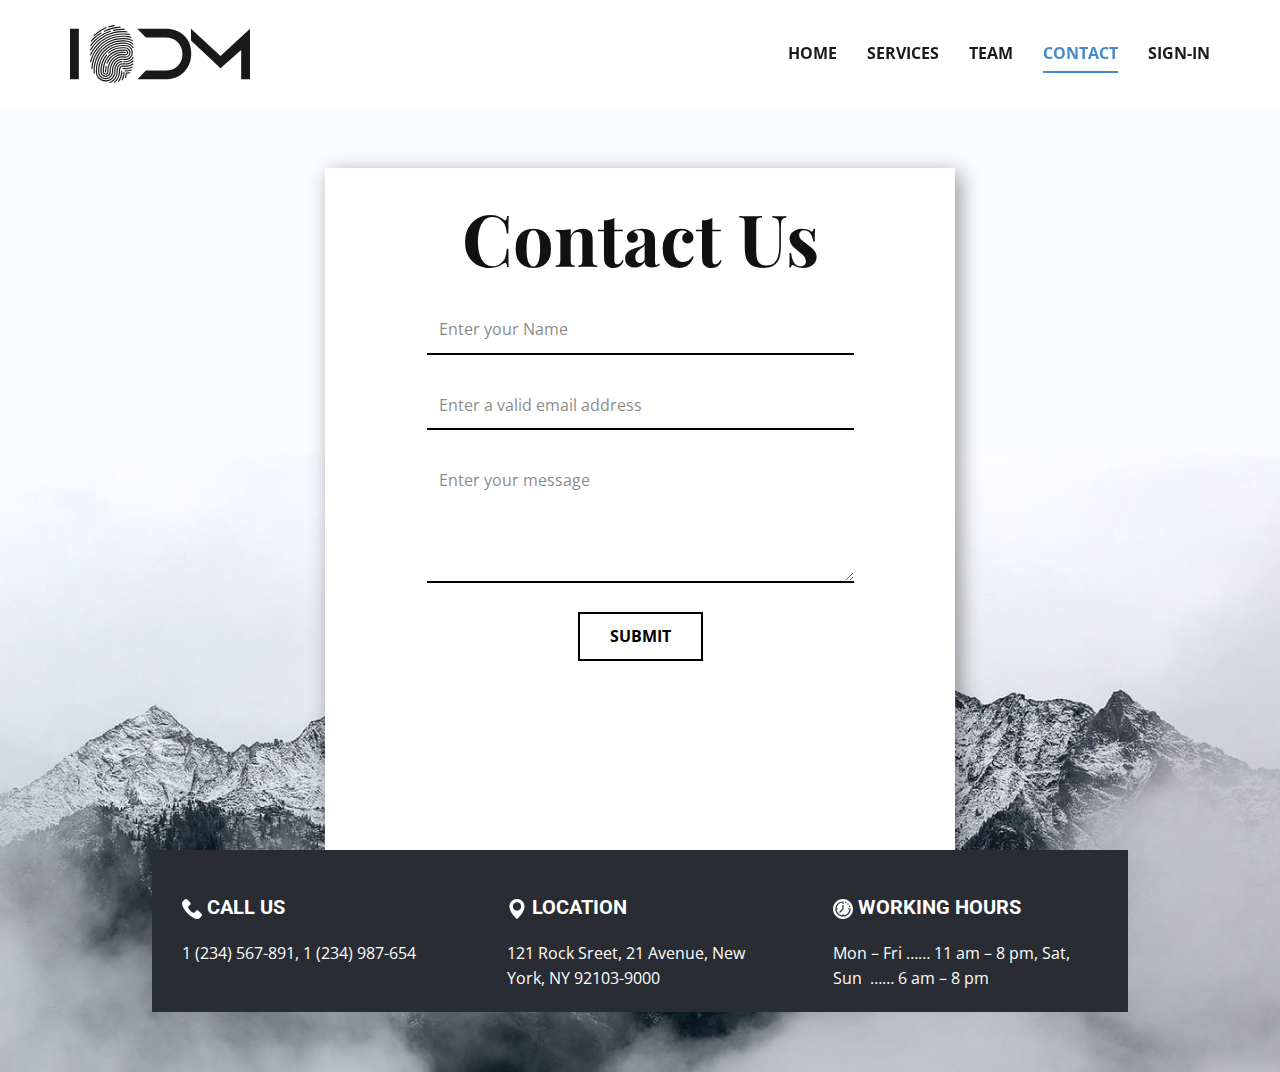
<file: Contact.html>
<!DOCTYPE html>
<html style="font-size: 16px;">
  <head>
    <meta name="viewport" content="width=device-width, initial-scale=1.0">
    <meta charset="utf-8">
    <meta name="keywords" content="Contact Us">
    <meta name="description" content="">
    <meta name="page_type" content="np-template-header-footer-from-plugin">
    <title>Contact</title>
    <link rel="stylesheet" href="nicepage.css" media="screen">
<link rel="stylesheet" href="Contact.css" media="screen">
    <script class="u-script" type="text/javascript" src="jquery.js" defer=""></script>
    <script class="u-script" type="text/javascript" src="nicepage.js" defer=""></script>
    <meta name="generator" content="Nicepage 4.0.3, nicepage.com">
    <link id="u-theme-google-font" rel="stylesheet" href="https://fonts.googleapis.com/css?family=Roboto:100,100i,300,300i,400,400i,500,500i,700,700i,900,900i|Open+Sans:300,300i,400,400i,600,600i,700,700i,800,800i">
    <link id="u-page-google-font" rel="stylesheet" href="https://fonts.googleapis.com/css?family=Playfair+Display:400,400i,500,500i,600,600i,700,700i,800,800i,900,900i">
    
    
    <script type="application/ld+json">{
		"@context": "http://schema.org",
		"@type": "Organization",
		"name": "",
		"logo": "images/logo.svg"
}</script>
    <meta name="theme-color" content="#478ac9">
    <meta property="og:title" content="Contact">
    <meta property="og:type" content="website">
  </head>
  <body class="u-body"><header class="u-clearfix u-header u-sticky u-sticky-b8f2 u-header" id="sec-72c2"><div class="u-clearfix u-sheet u-sheet-1">
        <a href="Home.html" data-page-id="206337733" class="u-image u-logo u-image-1" data-image-width="180" data-image-height="58" title="Home">
          <img src="images/logo.svg" class="u-logo-image u-logo-image-1">
        </a>
        <nav class="u-menu u-menu-dropdown u-offcanvas u-menu-1">
          <div class="menu-collapse" style="font-size: 1rem; letter-spacing: 0px; font-weight: 700; text-transform: uppercase;">
            <a class="u-button-style u-custom-active-border-color u-custom-border u-custom-border-color u-custom-borders u-custom-hover-border-color u-custom-left-right-menu-spacing u-custom-padding-bottom u-custom-text-color u-custom-text-hover-color u-custom-top-bottom-menu-spacing u-nav-link u-text-active-palette-1-base u-text-hover-palette-2-base" href="#">
              <svg><use xmlns:xlink="http://www.w3.org/1999/xlink" xlink:href="#menu-hamburger"></use></svg>
              <svg version="1.1" xmlns="http://www.w3.org/2000/svg" xmlns:xlink="http://www.w3.org/1999/xlink"><defs><symbol id="menu-hamburger" viewBox="0 0 16 16" style="width: 16px; height: 16px;"><rect y="1" width="16" height="2"></rect><rect y="7" width="16" height="2"></rect><rect y="13" width="16" height="2"></rect>
</symbol>
</defs></svg>
            </a>
          </div>
          <div class="u-custom-menu u-nav-container">
            <ul class="u-nav u-spacing-30 u-unstyled u-nav-1"><li class="u-nav-item"><a class="u-border-2 u-border-active-palette-1-base u-border-hover-palette-1-base u-border-no-left u-border-no-right u-border-no-top u-button-style u-nav-link u-text-active-palette-1-base u-text-grey-90 u-text-hover-grey-90" href="Home.html" style="padding: 10px 0px;">Home</a>
</li><li class="u-nav-item"><a class="u-border-2 u-border-active-palette-1-base u-border-hover-palette-1-base u-border-no-left u-border-no-right u-border-no-top u-button-style u-nav-link u-text-active-palette-1-base u-text-grey-90 u-text-hover-grey-90" href="services.html" style="padding: 10px 0px;">Services</a>
</li><li class="u-nav-item"><a class="u-border-2 u-border-active-palette-1-base u-border-hover-palette-1-base u-border-no-left u-border-no-right u-border-no-top u-button-style u-nav-link u-text-active-palette-1-base u-text-grey-90 u-text-hover-grey-90" href="Team.html" style="padding: 10px 0px;">Team</a>
</li><li class="u-nav-item"><a class="u-border-2 u-border-active-palette-1-base u-border-hover-palette-1-base u-border-no-left u-border-no-right u-border-no-top u-button-style u-nav-link u-text-active-palette-1-base u-text-grey-90 u-text-hover-grey-90" href="Contact.html" style="padding: 10px 0px;">Contact</a>
</li><li class="u-nav-item"><a class="u-border-2 u-border-active-palette-1-base u-border-hover-palette-1-base u-border-no-left u-border-no-right u-border-no-top u-button-style u-nav-link u-text-active-palette-1-base u-text-grey-90 u-text-hover-grey-90" style="padding: 10px 0px;">Sign-in</a>
</li></ul>
          </div>
          <div class="u-custom-menu u-nav-container-collapse">
            <div class="u-black u-container-style u-inner-container-layout u-opacity u-opacity-95 u-sidenav">
              <div class="u-inner-container-layout u-sidenav-overflow">
                <div class="u-menu-close"></div>
                <ul class="u-align-center u-nav u-popupmenu-items u-unstyled u-nav-2"><li class="u-nav-item"><a class="u-button-style u-nav-link" href="Home.html" style="padding: 10px 0px;">Home</a>
</li><li class="u-nav-item"><a class="u-button-style u-nav-link" href="services.html" style="padding: 10px 0px;">Services</a>
</li><li class="u-nav-item"><a class="u-button-style u-nav-link" href="Team.html" style="padding: 10px 0px;">Team</a>
</li><li class="u-nav-item"><a class="u-button-style u-nav-link" href="Contact.html" style="padding: 10px 0px;">Contact</a>
</li><li class="u-nav-item"><a class="u-button-style u-nav-link" style="padding: 10px 0px;">Sign-in</a>
</li></ul>
              </div>
            </div>
            <div class="u-black u-menu-overlay u-opacity u-opacity-70"></div>
          </div>
        </nav>
      </div></header>
    <section class="u-clearfix u-image u-section-1" id="carousel_44bb" data-image-width="1645" data-image-height="1080">
      <div class="u-clearfix u-sheet u-valign-middle-lg u-valign-middle-md u-valign-middle-xl u-sheet-1">
        <div class="u-align-center u-container-style u-group u-white u-group-1">
          <div class="u-container-layout u-container-layout-1">
            <h2 class="u-custom-font u-font-playfair-display u-text u-text-default u-text-1">Contact Us</h2>
            <div class="u-align-left u-expanded-width-xs u-form u-form-1">
              <form action="#" method="POST" class="u-clearfix u-form-spacing-28 u-form-vertical u-inner-form" style="padding: 10px" source="custom" name="form">
                <div class="u-form-group u-form-name u-form-group-1">
                  <label for="name-5a14" class="u-form-control-hidden u-label" wfd-invisible="true">Name</label>
                  <input type="text" placeholder="Enter your Name" id="name-5a14" name="name" class="u-border-2 u-border-black u-border-no-left u-border-no-right u-border-no-top u-input u-input-rectangle u-white" required="">
                </div>
                <div class="u-form-email u-form-group u-form-group-2">
                  <label for="email-5a14" class="u-form-control-hidden u-label" wfd-invisible="true">Email</label>
                  <input type="email" placeholder="Enter a valid email address" id="email-5a14" name="email" class="u-border-2 u-border-black u-border-no-left u-border-no-right u-border-no-top u-input u-input-rectangle u-white" required="">
                </div>
                <div class="u-form-group u-form-message u-form-group-3">
                  <label for="message-5a14" class="u-form-control-hidden u-label" wfd-invisible="true">Message</label>
                  <textarea placeholder="Enter your message" rows="4" cols="50" id="message-5a14" name="message" class="u-border-2 u-border-black u-border-no-left u-border-no-right u-border-no-top u-input u-input-rectangle u-white" required=""></textarea>
                </div>
                <div class="u-align-center u-form-group u-form-submit u-form-group-4">
                  <a href="#" class="u-border-2 u-border-black u-btn u-btn-submit u-button-style u-hover-black u-none u-text-black u-text-hover-white u-btn-1">Submit</a>
                  <input type="submit" value="submit" class="u-form-control-hidden" wfd-invisible="true">
                </div>
                <div class="u-form-send-message u-form-send-success" wfd-invisible="true"> Thank you! Your message has been sent. </div>
                <div class="u-form-send-error u-form-send-message" wfd-invisible="true"> Unable to send your message. Please fix errors then try again. </div>
                <input type="hidden" value="" name="recaptchaResponse" wfd-invisible="true">
              </form>
            </div>
          </div>
        </div>
        <div class="u-list u-list-1">
          <div class="u-repeater u-repeater-1">
            <div class="u-align-left u-container-style u-list-item u-palette-5-dark-3 u-repeater-item u-list-item-1">
              <div class="u-container-layout u-similar-container u-valign-top u-container-layout-2">
                <h5 class="u-text u-text-default u-text-2"><span class="u-icon u-icon-1"><svg class="u-svg-content" viewBox="0 0 513.64 513.64" x="0px" y="0px" style="width: 1em; height: 1em;"><g><g><path d="M499.66,376.96l-71.68-71.68c-25.6-25.6-69.12-15.359-79.36,17.92c-7.68,23.041-33.28,35.841-56.32,30.72    c-51.2-12.8-120.32-79.36-133.12-133.12c-7.68-23.041,7.68-48.641,30.72-56.32c33.28-10.24,43.52-53.76,17.92-79.36l-71.68-71.68    c-20.48-17.92-51.2-17.92-69.12,0l-48.64,48.64c-48.64,51.2,5.12,186.88,125.44,307.2c120.32,120.32,256,176.641,307.2,125.44    l48.64-48.64C517.581,425.6,517.581,394.88,499.66,376.96z"></path>
</g>
</g></svg><img></span>&nbsp;Call Us
                </h5>
                <p class="u-text u-text-3">1 (234) 567-891, 1 (234) 987-654</p>
              </div>
            </div>
            <div class="u-align-left u-container-style u-list-item u-palette-5-dark-3 u-repeater-item u-list-item-2">
              <div class="u-container-layout u-similar-container u-valign-top u-container-layout-3">
                <h5 class="u-text u-text-default u-text-4"><span class="u-icon u-icon-2"><svg class="u-svg-content" viewBox="0 0 24 24" style="width: 1em; height: 1em;"><path d="m12 0c-4.962 0-9 4.066-9 9.065 0 7.103 8.154 14.437 8.501 14.745.143.127.321.19.499.19s.356-.063.499-.189c.347-.309 8.501-7.643 8.501-14.746 0-4.999-4.038-9.065-9-9.065zm0 14c-2.757 0-5-2.243-5-5s2.243-5 5-5 5 2.243 5 5-2.243 5-5 5z"></path></svg><img></span>&nbsp;Location
                </h5>
                <p class="u-text u-text-5">121 Rock Sreet, 21 Avenue, New York, NY 92103-9000</p>
              </div>
            </div>
            <div class="u-align-left u-container-style u-list-item u-palette-5-dark-3 u-repeater-item u-list-item-3">
              <div class="u-container-layout u-similar-container u-valign-top u-container-layout-4">
                <h5 class="u-text u-text-default u-text-6"><span class="u-icon u-icon-3"><svg class="u-svg-content" viewBox="0 0 512 512" style="width: 1em; height: 1em;"><g><path d="m256 0c-140.61 0-256 115.39-256 256s115.39 256 256 256 256-115.39 256-256-115.39-256-256-256zm127.28 107.509 21.211 21.211-21.211 21.211-21.211-21.211zm-66.518-37.412 27.715 11.484-11.47 27.715-27.715-11.484zm134.238 185.903c0 107.52-87.48 195-195 195s-195-87.48-195-195 87.48-195 195-195h15v60h-30v-29.326c-78.968 7.148-141.317 70.387-148.568 149.326h28.568v30h-29.24c7.165 79.021 70.219 142.075 149.24 149.24v-29.24h30v28.568c78.939-7.251 142.178-69.6 149.326-148.568h-29.326v-30h60zm-180-105v111.211l-94.395 94.395-21.211-21.211 85.606-85.606v-98.789zm143.188 55.708-11.484-27.715 27.715-11.47 11.484 27.715z"></path>
</g></svg><img></span>&nbsp;Working Hours
                </h5>
                <p class="u-text u-text-7">Mon – Fri …… 11 am – 8 pm, Sat, Sun&nbsp;&nbsp;…… 6 am – 8 pm</p>
              </div>
            </div>
          </div>
        </div>
      </div>
    </section>
    
    
   
  </body>
</html>
</file>
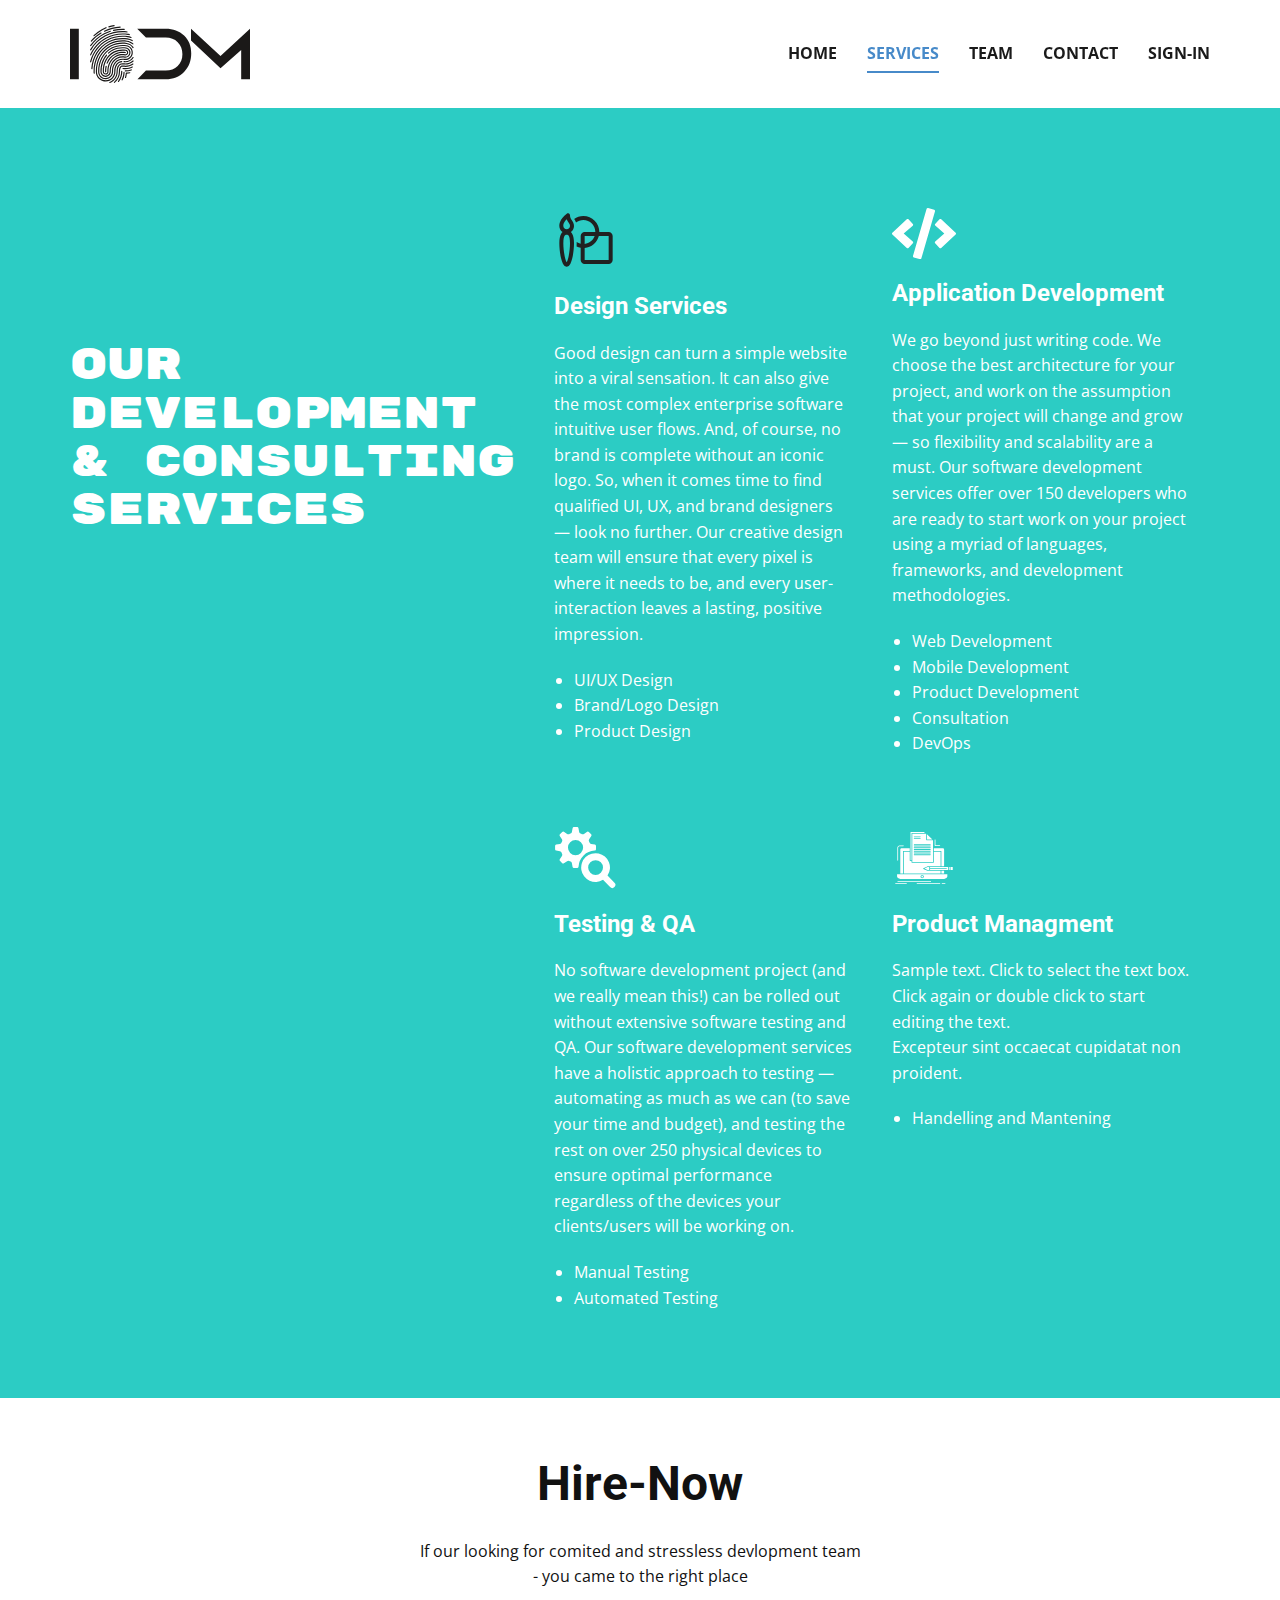
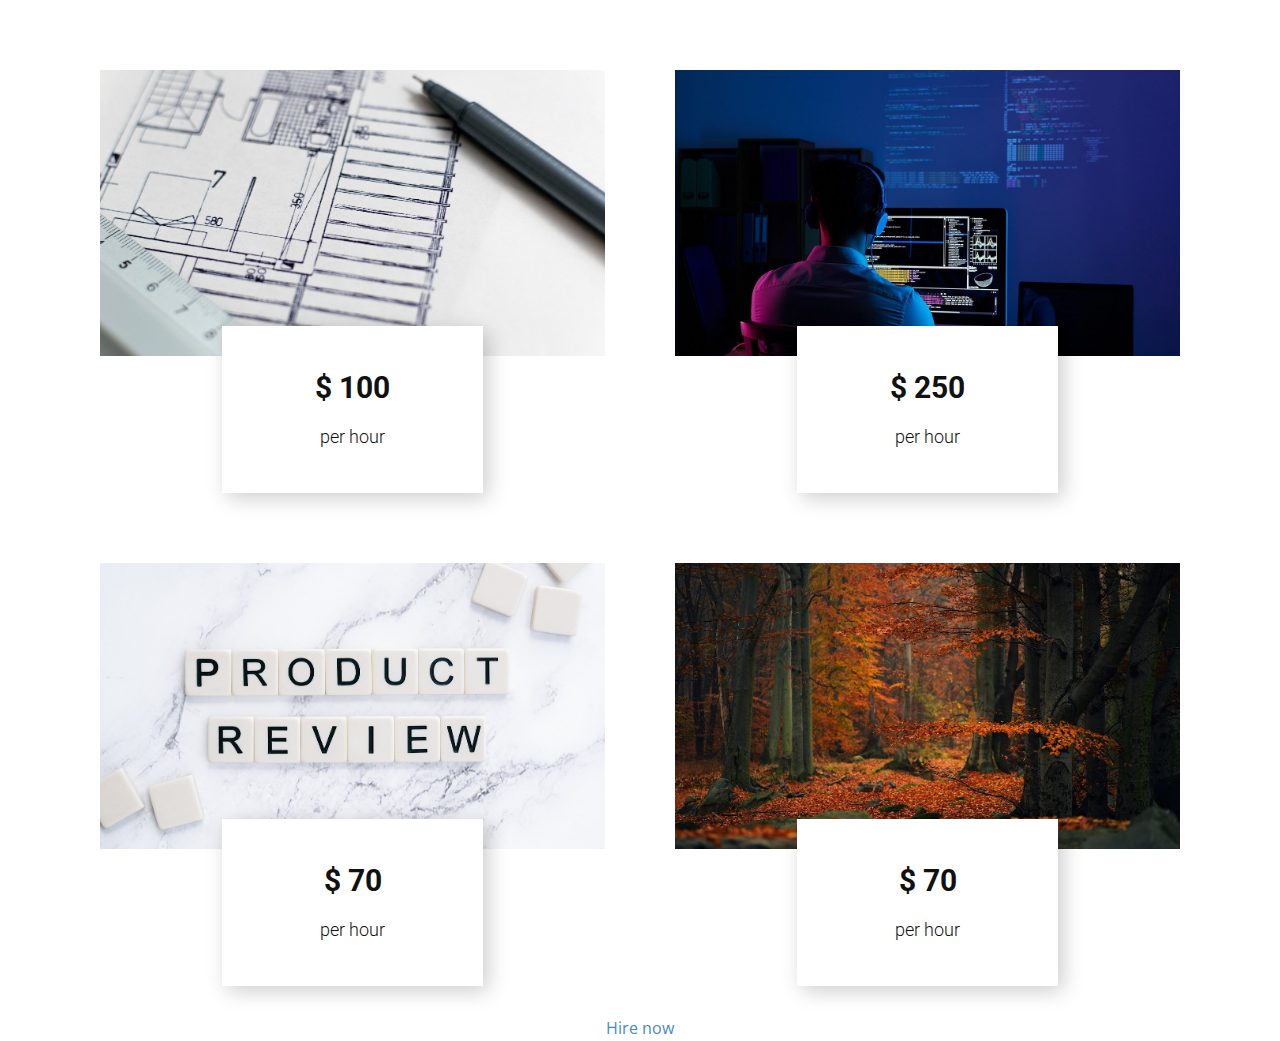
<file: services.html>
<!DOCTYPE html>
<html style="font-size: 16px;">
  <head>
    <meta name="viewport" content="width=device-width, initial-scale=1.0">
    <meta charset="utf-8">
    <meta name="keywords" content="Our management consulting services">
    <meta name="description" content="">
    <meta name="page_type" content="np-template-header-footer-from-plugin">
    <title>services</title>
    <link rel="stylesheet" href="nicepage.css" media="screen">
<link rel="stylesheet" href="services.css" media="screen">
    <script class="u-script" type="text/javascript" src="jquery.js" defer=""></script>
    <script class="u-script" type="text/javascript" src="nicepage.js" defer=""></script>
    <meta name="generator" content="Nicepage 4.0.3, nicepage.com">
    <link id="u-theme-google-font" rel="stylesheet" href="https://fonts.googleapis.com/css?family=Roboto:100,100i,300,300i,400,400i,500,500i,700,700i,900,900i|Open+Sans:300,300i,400,400i,600,600i,700,700i,800,800i">
    <link id="u-page-google-font" rel="stylesheet" href="https://fonts.googleapis.com/css?family=Rubik+Mono+One:400">
    
    
    
    <script type="application/ld+json">{
		"@context": "http://schema.org",
		"@type": "Organization",
		"name": "",
		"logo": "images/logo.svg"
}</script>
    <meta name="theme-color" content="#478ac9">
    <meta property="og:title" content="services">
    <meta property="og:type" content="website">
  </head>
  <body class="u-body"><header class="u-clearfix u-header u-sticky u-sticky-b8f2 u-header" id="sec-72c2"><div class="u-clearfix u-sheet u-sheet-1">
        <a href="Home.html" data-page-id="206337733" class="u-image u-logo u-image-1" data-image-width="180" data-image-height="58" title="Home">
          <img src="images/logo.svg" class="u-logo-image u-logo-image-1">
        </a>
        <nav class="u-menu u-menu-dropdown u-offcanvas u-menu-1">
          <div class="menu-collapse" style="font-size: 1rem; letter-spacing: 0px; font-weight: 700; text-transform: uppercase;">
            <a class="u-button-style u-custom-active-border-color u-custom-border u-custom-border-color u-custom-borders u-custom-hover-border-color u-custom-left-right-menu-spacing u-custom-padding-bottom u-custom-text-color u-custom-text-hover-color u-custom-top-bottom-menu-spacing u-nav-link u-text-active-palette-1-base u-text-hover-palette-2-base" href="#">
              <svg><use xmlns:xlink="http://www.w3.org/1999/xlink" xlink:href="#menu-hamburger"></use></svg>
              <svg version="1.1" xmlns="http://www.w3.org/2000/svg" xmlns:xlink="http://www.w3.org/1999/xlink"><defs><symbol id="menu-hamburger" viewBox="0 0 16 16" style="width: 16px; height: 16px;"><rect y="1" width="16" height="2"></rect><rect y="7" width="16" height="2"></rect><rect y="13" width="16" height="2"></rect>
</symbol>
</defs></svg>
            </a>
          </div>
          <div class="u-custom-menu u-nav-container">
            <ul class="u-nav u-spacing-30 u-unstyled u-nav-1"><li class="u-nav-item"><a class="u-border-2 u-border-active-palette-1-base u-border-hover-palette-1-base u-border-no-left u-border-no-right u-border-no-top u-button-style u-nav-link u-text-active-palette-1-base u-text-grey-90 u-text-hover-grey-90" href="Home.html" style="padding: 10px 0px;">Home</a>
</li><li class="u-nav-item"><a class="u-border-2 u-border-active-palette-1-base u-border-hover-palette-1-base u-border-no-left u-border-no-right u-border-no-top u-button-style u-nav-link u-text-active-palette-1-base u-text-grey-90 u-text-hover-grey-90" href="services.html" style="padding: 10px 0px;">Services</a>
</li><li class="u-nav-item"><a class="u-border-2 u-border-active-palette-1-base u-border-hover-palette-1-base u-border-no-left u-border-no-right u-border-no-top u-button-style u-nav-link u-text-active-palette-1-base u-text-grey-90 u-text-hover-grey-90" href="Team.html" style="padding: 10px 0px;">Team</a>
</li><li class="u-nav-item"><a class="u-border-2 u-border-active-palette-1-base u-border-hover-palette-1-base u-border-no-left u-border-no-right u-border-no-top u-button-style u-nav-link u-text-active-palette-1-base u-text-grey-90 u-text-hover-grey-90" href="Contact.html" style="padding: 10px 0px;">Contact</a>
</li><li class="u-nav-item"><a class="u-border-2 u-border-active-palette-1-base u-border-hover-palette-1-base u-border-no-left u-border-no-right u-border-no-top u-button-style u-nav-link u-text-active-palette-1-base u-text-grey-90 u-text-hover-grey-90" style="padding: 10px 0px;">Sign-in</a>
</li></ul>
          </div>
          <div class="u-custom-menu u-nav-container-collapse">
            <div class="u-black u-container-style u-inner-container-layout u-opacity u-opacity-95 u-sidenav">
              <div class="u-inner-container-layout u-sidenav-overflow">
                <div class="u-menu-close"></div>
                <ul class="u-align-center u-nav u-popupmenu-items u-unstyled u-nav-2"><li class="u-nav-item"><a class="u-button-style u-nav-link" href="Home.html" style="padding: 10px 0px;">Home</a>
</li><li class="u-nav-item"><a class="u-button-style u-nav-link" href="services.html" style="padding: 10px 0px;">Services</a>
</li><li class="u-nav-item"><a class="u-button-style u-nav-link" href="Team.html" style="padding: 10px 0px;">Team</a>
</li><li class="u-nav-item"><a class="u-button-style u-nav-link" href="Contact.html" style="padding: 10px 0px;">Contact</a>
</li><li class="u-nav-item"><a class="u-button-style u-nav-link" style="padding: 10px 0px;">Sign-in</a>
</li></ul>
              </div>
            </div>
            <div class="u-black u-menu-overlay u-opacity u-opacity-70"></div>
          </div>
        </nav>
      </div></header>
    <section class="u-clearfix u-palette-4-base u-section-1" id="carousel_f0ff">
      <div class="u-clearfix u-sheet u-valign-middle-lg u-valign-middle-sm u-valign-middle-xs u-sheet-1">
        <h1 class="u-custom-font u-text u-text-1">Our DEvelopment &amp; consulting services</h1>
        <div class="u-expanded-width-md u-expanded-width-sm u-expanded-width-xs u-list u-list-1">
          <div class="u-repeater u-repeater-1">
            <div class="u-align-left u-container-style u-list-item u-repeater-item u-shape-rectangle">
              <div class="u-container-layout u-similar-container u-container-layout-1"><span class="u-icon u-icon-circle u-icon-1"><svg class="u-svg-link" preserveAspectRatio="xMidYMin slice" viewBox="0 0 24 24" style=""><use xmlns:xlink="http://www.w3.org/1999/xlink" xlink:href="#svg-cb96"></use></svg><svg class="u-svg-content" viewBox="0 0 24 24" id="svg-cb96"><path d="M5.57489 2.07403C5.83474 2.19892 6 2.4617 6 2.75001C6 3.57985 6.31211 4.05763 6.70313 4.63948L6.73156 4.68175C7.0641 5.17579 7.5 5.8234 7.5 6.75001C7.5 7.69552 7.02282 8.52959 6.29615 9.02452C6.48733 9.1848 6.65672 9.38248 6.80225 9.61803C7.27801 10.388 7.5 11.5645 7.5 13.2549C7.5 14.967 7.27003 17.023 6.89541 18.6644C6.70914 19.4806 6.47843 20.2335 6.20272 20.7994C6.06598 21.08 5.89948 21.3541 5.69217 21.5685C5.48714 21.7804 5.17035 22.0049 4.75 22.0049C4.32965 22.0049 4.01286 21.7804 3.80783 21.5685C3.60052 21.3541 3.43402 21.08 3.29728 20.7994C3.02157 20.2335 2.79086 19.4806 2.60459 18.6644C2.22997 17.023 2 14.967 2 13.2549C2 11.5645 2.22199 10.388 2.69775 9.61803C2.84328 9.38248 3.01267 9.1848 3.20385 9.02452C2.47718 8.52959 2 7.69552 2 6.75001C2 6.38181 2.00034 5.74889 2.38341 4.93168C2.75829 4.13192 3.47066 3.21301 4.78148 2.16436C5.00661 1.98425 5.31504 1.94914 5.57489 2.07403ZM3.5 6.74875V6.75001C3.5 7.44036 4.05964 8.00001 4.75 8.00001C5.44036 8.00001 6 7.44036 6 6.75001C6 6.31097 5.81518 6.00743 5.45814 5.47615L5.44592 5.45796C5.21705 5.11747 4.94673 4.71532 4.75381 4.19756C4.21053 4.74999 3.9105 5.208 3.74159 5.56833C3.5 6.08374 3.5 6.4505 3.5 6.74875ZM3.97383 10.4065C3.72572 10.808 3.5 11.6315 3.5 13.2549C3.5 14.8565 3.71774 16.8005 4.06698 18.3306C4.24264 19.1003 4.44289 19.726 4.64574 20.1424C4.68308 20.219 4.71806 20.2834 4.75 20.3369C4.78194 20.2834 4.81692 20.219 4.85426 20.1424C5.05711 19.726 5.25736 19.1003 5.43302 18.3306C5.78226 16.8005 6 14.8565 6 13.2549C6 11.6315 5.77428 10.808 5.52617 10.4065C5.41327 10.2237 5.30119 10.1372 5.20105 10.0886C5.09322 10.0363 4.95068 10.0049 4.75 10.0049C4.54932 10.0049 4.40678 10.0363 4.29895 10.0886C4.19881 10.1372 4.08673 10.2237 3.97383 10.4065Z" fill="currentColor"></path><path d="M9.99994 14.917C9.46162 14.8267 8.94761 14.6647 8.46806 14.4412C8.48904 14.0349 8.49994 13.637 8.49994 13.2549C8.49994 13.0791 8.49768 12.9066 8.49298 12.7376C8.94409 13.0407 9.4531 13.2644 9.99994 13.3885V10.5C9.99994 9.67157 10.6715 9 11.4999 9H15.4999C15.4999 6.51472 13.4852 4.5 10.9999 4.5C9.97153 4.5 9.0237 4.84498 8.26586 5.42552C8.06633 4.8731 7.78116 4.44995 7.58275 4.15554L7.54248 4.09572C8.51976 3.40549 9.7125 3 10.9999 3C14.3136 3 16.9999 5.68629 16.9999 9H20.4999C21.3284 9 21.9999 9.67157 21.9999 10.5V19.5C21.9999 20.3284 21.3284 21 20.4999 21H11.4999C10.6715 21 9.99994 20.3284 9.99994 19.5V14.917ZM11.4999 14.9795V19.5H20.4999V10.5H16.8109C16.185 12.932 14.0726 14.7672 11.4999 14.9795ZM15.2439 10.5H11.4999V13.4725C13.239 13.2803 14.6794 12.097 15.2439 10.5Z" fill="currentColor"></path></svg></span>
                <h4 class="u-text u-text-default u-text-2"> Design Services</h4>
                <p class="u-text u-text-3"> Good design can turn a simple website into a viral sensation. It can also give the most complex enterprise software intuitive user flows. And, of course, no brand is complete without an iconic logo. So, when it comes time to find qualified UI, UX, and brand designers — look no further. Our creative design team will ensure that every pixel is where it needs to be, and every user-interaction leaves a lasting, positive impression.<br>
                </p>
                <ul class="u-text u-text-4">
                  <li> UI/UX Design</li>
                  <li>Brand/Logo Design</li>
                  <li>Product Design</li>
                </ul>
              </div>
            </div>
            <div class="u-align-left u-container-style u-list-item u-repeater-item u-shape-rectangle u-video-cover">
              <div class="u-container-layout u-similar-container u-container-layout-2"><span class="u-icon u-icon-circle u-icon-2"><svg class="u-svg-link" preserveAspectRatio="xMidYMin slice" viewBox="0 0 640 512" style=""><use xmlns:xlink="http://www.w3.org/1999/xlink" xlink:href="#svg-a680"></use></svg><svg class="u-svg-content" viewBox="0 0 640 512" id="svg-a680"><path d="M278.9 511.5l-61-17.7c-6.4-1.8-10-8.5-8.2-14.9L346.2 8.7c1.8-6.4 8.5-10 14.9-8.2l61 17.7c6.4 1.8 10 8.5 8.2 14.9L293.8 503.3c-1.9 6.4-8.5 10.1-14.9 8.2zm-114-112.2l43.5-46.4c4.6-4.9 4.3-12.7-.8-17.2L117 256l90.6-79.7c5.1-4.5 5.5-12.3.8-17.2l-43.5-46.4c-4.5-4.8-12.1-5.1-17-.5L3.8 247.2c-5.1 4.7-5.1 12.8 0 17.5l144.1 135.1c4.9 4.6 12.5 4.4 17-.5zm327.2.6l144.1-135.1c5.1-4.7 5.1-12.8 0-17.5L492.1 112.1c-4.8-4.5-12.4-4.3-17 .5L431.6 159c-4.6 4.9-4.3 12.7.8 17.2L523 256l-90.6 79.7c-5.1 4.5-5.5 12.3-.8 17.2l43.5 46.4c4.5 4.9 12.1 5.1 17 .6z"></path></svg></span>
                <h4 class="u-text u-text-default u-text-5"> Application Development</h4>
                <p class="u-text u-text-6"> We go beyond just writing code. We choose the best architecture for your project, and work on the assumption that your project will change and grow — so flexibility and scalability are a must. Our software development services offer over 150 developers who are ready to start work on your project using a myriad of languages, frameworks, and development methodologies.</p>
                <ul class="u-text u-text-7">
                  <li> Web Development</li>
                  <li>Mobile Development</li>
                  <li>Product Development</li>
                  <li>Consultation</li>
                  <li>DevOps</li>
                </ul>
              </div>
            </div>
            <div class="u-align-left u-container-style u-list-item u-repeater-item u-shape-rectangle u-video-cover">
              <div class="u-container-layout u-similar-container u-container-layout-3"><span class="u-icon u-icon-circle u-icon-3"><svg class="u-svg-link" preserveAspectRatio="xMidYMin slice" viewBox="0 0 64 64" style=""><use xmlns:xlink="http://www.w3.org/1999/xlink" xlink:href="#svg-d495"></use></svg><svg class="u-svg-content" viewBox="0 0 64 64" id="svg-d495"><g id="Efficacy_researching"><path d="M40.6345,24.5526l.2556-.048a1.3349,1.3349,0,0,0,1.0889-1.312V19.936A1.3348,1.3348,0,0,0,40.89,18.624l-3.7737-.708a2.0517,2.0517,0,0,1-1.5649-1.319,14.7952,14.7952,0,0,0-.5923-1.4347,2.0514,2.0514,0,0,1,.1748-2.0366l2.1668-3.1675a1.3351,1.3351,0,0,0-.158-1.6975L34.84,5.958A1.3348,1.3348,0,0,0,33.1426,5.8L29.9748,7.967a2.0518,2.0518,0,0,1-2.0366.1748,14.7034,14.7034,0,0,0-1.4346-.5925,2.0516,2.0516,0,0,1-1.3188-1.565l-.708-3.7738a1.3349,1.3349,0,0,0-1.312-1.0887H19.9082a1.3346,1.3346,0,0,0-1.3118,1.0887l-.708,3.7737A2.0528,2.0528,0,0,1,16.57,7.5493a14.707,14.707,0,0,0-1.4348.5925,2.0521,2.0521,0,0,1-2.0367-.1748L9.93,5.8a1.3349,1.3349,0,0,0-1.6975.158L5.93,8.2607a1.3351,1.3351,0,0,0-.158,1.6975l2.167,3.1675a2.0516,2.0516,0,0,1,.1748,2.0367,14.7464,14.7464,0,0,0-.5925,1.4347,2.0521,2.0521,0,0,1-1.565,1.3189l-3.7737.708a1.3347,1.3347,0,0,0-1.0886,1.312v3.2566a1.3347,1.3347,0,0,0,1.0886,1.312l3.7737.7079a2.0517,2.0517,0,0,1,1.565,1.3189A14.7343,14.7343,0,0,0,8.114,27.966a2.0514,2.0514,0,0,1-.1748,2.0366L5.7722,33.17a1.3355,1.3355,0,0,0,.158,1.6978l2.3027,2.3027a1.3347,1.3347,0,0,0,1.6975.1577l3.1677-2.1667a2.0513,2.0513,0,0,1,2.0367-.1748,14.7775,14.7775,0,0,0,1.4348.5925,2.0522,2.0522,0,0,1,1.3188,1.5649l.7078,3.7737a1.3348,1.3348,0,0,0,1.312,1.0888h3.2566a1.3348,1.3348,0,0,0,1.312-1.0888l.0911-.4849a16.9913,16.9913,0,0,1,16.0666-15.88ZM21.5366,29.1408a7.5767,7.5767,0,1,1,7.5767-7.5766A7.5765,7.5765,0,0,1,21.5366,29.1408Z"></path><path d="M60.4675,56.6689,53.5176,49.6a14.4038,14.4038,0,1,0-4.4944,4.2737L56.0869,61.05a3.0976,3.0976,0,0,0,4.3806-4.3806ZM41.5837,49.0036a7.4186,7.4186,0,1,1,7.4185-7.4187A7.4187,7.4187,0,0,1,41.5837,49.0036Z"></path>
</g></svg></span>
                <h4 class="u-text u-text-default u-text-8"> Testing &amp; QA</h4>
                <p class="u-text u-text-9"> No software development project (and we really mean this!) can be rolled out without extensive software testing and QA. Our software development services have a holistic approach to testing — automating as much as we can (to save your time and budget), and testing the rest on over 250 physical devices to ensure optimal performance regardless of the devices your clients/users will be working on.</p>
                <ul class="u-text u-text-10">
                  <li>Manual Testing</li>
                  <li>Automated Testing<br>
                  </li>
                </ul>
              </div>
            </div>
            <div class="u-align-left u-container-style u-list-item u-repeater-item u-shape-rectangle u-video-cover">
              <div class="u-container-layout u-similar-container u-container-layout-4"><span class="u-icon u-icon-circle u-icon-4"><svg class="u-svg-link" preserveAspectRatio="xMidYMin slice" viewBox="0 0 512 512" style=""><use xmlns:xlink="http://www.w3.org/1999/xlink" xlink:href="#svg-3f4c"></use></svg><svg class="u-svg-content" viewBox="0 0 512 512" id="svg-3f4c" style="enable-background:new 0 0 512 512;"><g id="_x34_80_x2C__Coder_x2C__coding_x2C__computer_x2C__list_x2C__paper"><g><path d="M88.048,379.526V202.854c0-1.723,1.44-3.164,3.164-3.164h50.781v-22.303    H78.375c-3.318,0-6.328,1.363-8.541,3.551c-2.187,2.186-3.55,5.222-3.55,8.514v190.075H88.048z M334.563,199.689h57.391    c1.723,0,3.164,1.441,3.164,3.164V322.6h21.762V189.451c0-3.292-1.363-6.328-3.576-8.514c-2.16-2.188-5.195-3.551-8.514-3.551    h-70.227V199.689z M420.12,385.855h-0.104H392.03h-0.077c-117.174,0-234.347,0-351.521,0v18.598c0,4.501,3.086,8.746,7.408,12.064    c5.222,3.987,12.143,6.508,17.879,6.508h351.724c5.712,0,12.631-2.521,17.879-6.533c4.322-3.293,7.408-7.563,7.408-12.039v-18.598    H420.12z M246.405,399.617c-1.234-1.209-2.933-1.98-4.81-1.98s-3.603,0.771-4.836,1.98c-1.209,1.234-1.981,2.958-1.981,4.836    s0.772,3.576,1.981,4.811c1.233,1.235,2.958,1.98,4.836,1.98c1.8,0,3.446-0.694,4.682-1.852l0.128-0.129    c1.235-1.234,1.981-2.933,1.981-4.811S247.641,400.852,246.405,399.617z M241.595,391.309c3.601,0,6.895,1.465,9.26,3.857    c2.394,2.393,3.859,5.686,3.859,9.287c0,3.627-1.465,6.92-3.833,9.287l-0.205,0.18c-2.367,2.264-5.558,3.652-9.081,3.652    c-3.627,0-6.895-1.466-9.286-3.832c-2.394-2.367-3.859-5.66-3.859-9.287c0-3.602,1.465-6.895,3.859-9.287    C234.701,392.773,237.968,391.309,241.595,391.309z M416.879,358.922h-21.762v20.604h21.762V358.922z M455.594,328.928v23.666    h6.07v-23.666H455.594z M467.991,328.928v23.666h18.008v-23.666H467.991z M304.387,328.928v8.668h131.605    c1.749,0,3.163,1.416,3.163,3.165s-1.414,3.163-3.163,3.163H304.387v8.67h87.566h0.077h27.986h0.181h29.067v-23.666H420.12h-0.104    H392.03h-0.077H304.387z M298.084,352.594v-23.666h-13.351l-24.926,11.833l24.926,11.833H298.084z M177.773,89.488    c-1.75,0-3.164-1.415-3.164-3.164c0-1.724,1.415-3.139,3.164-3.139h47.95c1.75,0,3.164,1.415,3.164,3.139    c0,1.749-1.414,3.164-3.164,3.164H177.773z M177.773,102.222c-1.75,0-3.164-1.415-3.164-3.165c0-1.723,1.415-3.164,3.164-3.164    h47.95c1.75,0,3.164,1.441,3.164,3.164c0,1.75-1.414,3.165-3.164,3.165H177.773z M177.773,149.322    c-1.75,0-3.164-1.415-3.164-3.139c0-1.749,1.415-3.163,3.164-3.163h128.595c1.724,0,3.164,1.414,3.164,3.163    c0,1.724-1.44,3.139-3.164,3.139H177.773z M177.773,163.316c-1.75,0-3.164-1.441-3.164-3.164c0-1.75,1.415-3.164,3.164-3.164    h128.595c1.724,0,3.164,1.414,3.164,3.164c0,1.723-1.44,3.164-3.164,3.164H177.773z M177.773,177.283    c-1.75,0-3.164-1.414-3.164-3.164c0-1.749,1.415-3.163,3.164-3.163h128.595c1.724,0,3.164,1.414,3.164,3.163    c0,1.75-1.44,3.164-3.164,3.164H177.773z M177.773,191.252c-1.75,0-3.164-1.415-3.164-3.164s1.415-3.164,3.164-3.164h128.595    c1.724,0,3.164,1.415,3.164,3.164s-1.44,3.164-3.164,3.164H177.773z M177.773,205.221c-1.75,0-3.164-1.415-3.164-3.164    c0-1.725,1.415-3.164,3.164-3.164h128.595c1.724,0,3.164,1.439,3.164,3.164c0,1.749-1.44,3.164-3.164,3.164H177.773z     M177.773,219.189c-1.75,0-3.164-1.416-3.164-3.164c0-1.725,1.415-3.165,3.164-3.165h128.595c1.724,0,3.164,1.44,3.164,3.165    c0,1.748-1.44,3.164-3.164,3.164H177.773z M177.773,233.184c-1.75,0-3.164-1.441-3.164-3.166c0-1.748,1.415-3.163,3.164-3.163    h128.595c1.724,0,3.164,1.415,3.164,3.163c0,1.725-1.44,3.166-3.164,3.166H177.773z M283.911,358.922l-0.026-0.025v0.025H283.911z     M334.563,230.43l0.023,59.834l-0.023,0.078v0.076l0,0v0.078l0,0v0.076l0,0v0.104h-0.027v0.077l0,0v0.077l0,0l-0.023,0.077l0,0    l-0.027,0.077l0,0v0.077l0,0l-0.025,0.077l0,0l-0.025,0.077l0,0l-0.025,0.052l0,0l-0.027,0.076l0,0l-0.024,0.078l0,0l-0.026,0.076    l0,0l-0.025,0.053l0,0l-0.052,0.076l0,0l-0.026,0.078l0,0l-0.024,0.051l0,0l-0.053,0.078l0,0l-0.024,0.077l0,0l-0.053,0.051l0,0    l-0.024,0.077h-0.026l-0.026,0.051l0,0l-0.051,0.053l0,0l-0.051,0.077l0,0l-0.053,0.051l0,0l-0.024,0.051h-0.026l-0.026,0.077l0,0    l-0.051,0.053h-0.026l-0.024,0.051h-0.027l-0.051,0.051l0,0l-0.053,0.053l0,0l-0.051,0.051l0,0l-0.051,0.051l0,0l-0.053,0.053    h-0.023l-0.052,0.051l0,0l-0.052,0.025l0,0l-0.078,0.053l0,0l-0.051,0.025l0,0l-0.077,0.052l0,0l-0.051,0.051l0,0l-0.077,0.026    l0,0l-0.053,0.025h-0.024l-0.053,0.052l0,0l-0.077,0.025l0,0l-0.077,0.025l0,0l-0.051,0.026l0,0l-0.077,0.024l0,0l-0.078,0.026    l0,0l-0.076,0.026l0,0l-0.078,0.024l0,0l-0.076,0.026l0,0l-0.078,0.026l0,0h-0.076l0,0l-0.078,0.024l0,0h-0.077l0,0l-0.077,0.026    l0,0h-0.077l0,0l-0.077,0.026l0,0h-0.077l0,0H331.5l0,0h-0.077l0,0H159.278c-1.75,0-3.164-1.416-3.164-3.165v-10.933h-10.958    l-0.077-0.025h-0.077l0,0h-0.077l0,0h-0.077l0,0h-0.077v-0.025h-0.077l0,0h-0.078l0,0l-0.077-0.026l0,0l-0.077-0.025l0,0h-0.077    v-0.025h-0.077l0,0l-0.077-0.026l0,0l-0.077-0.025l0,0l-0.077-0.025l0,0l-0.077-0.026l0,0l-0.078-0.025l0,0l-0.051-0.025l0,0    l-0.077-0.052l0,0l-0.077-0.025l0,0l-0.051-0.026l0,0l-0.077-0.051l0,0l-0.053-0.027l0,0l-0.077-0.051l0,0l-0.051-0.025v-0.025    l-0.077-0.025l0,0l-0.051-0.051l0,0l-0.077-0.053l0,0l-0.053-0.051l0,0l-0.051-0.027v-0.023l-0.051-0.027v-0.025l-0.077-0.025    v-0.025l-0.053-0.026v-0.025l-0.051-0.052l0,0l-0.051-0.052l0,0l-0.052-0.051l0,0l-0.051-0.052l0,0l-0.026-0.052v-0.025    l-0.051-0.052l0,0l-0.051-0.051l0,0l-0.053-0.077l0,0l-0.024-0.052l0,0l-0.053-0.077l0,0l-0.024-0.052l0,0l-0.051-0.078l0,0    l-0.026-0.051v-0.025l-0.026-0.051l0,0l-0.051-0.078l0,0l-0.026-0.076l0,0l-0.025-0.051v-0.027l-0.026-0.051l0,0l-0.026-0.077l0,0    l-0.024-0.077l0,0l-0.026-0.077l0,0l-0.026-0.077l0,0v-0.077l0,0l-0.024-0.077l0,0l-0.026-0.077l0,0v-0.077l0,0l-0.026-0.078l0,0    v-0.076l0,0v-0.078l0,0l-0.024-0.076l0,0v-0.078l0,0v-0.076v-0.027v-70.123H94.377v173.509h294.41v-20.604H284.039l0,0h-0.024    h-0.026h-0.026h-0.051l0,0h-0.026v-0.025h-0.051l0,0h-0.051l0,0h-0.053l0,0h-0.025l0,0h-0.025h-0.026h-0.025v-0.025h-0.052l0,0    l0,0h-0.025h-0.026l0,0h-0.026h-0.024l-0.026-0.027l0,0l-0.128-0.025l0,0l0,0c-0.258-0.051-0.514-0.129-0.745-0.257l-0.026-0.026    h-0.026l-31.408-14.919l-0.078-0.052l0,0l-0.051-0.025h-0.026l-0.026-0.026l-0.051-0.026h-0.026l-0.051-0.024l-0.051-0.053    l-0.053-0.024l-0.024-0.026l-0.026-0.025h-0.026l-0.024-0.025l-0.053-0.052l-0.077-0.025l-0.025-0.052h-0.026l-0.051-0.052    l-0.053-0.025l-0.051-0.052v-0.025l-0.026-0.026l-0.051-0.051l-0.051-0.053l-0.051-0.051l-0.053-0.051l-0.025-0.053l-0.052-0.051    l0,0l0,0v-0.025l-0.077-0.078l-0.051-0.051l-0.026-0.076l-0.051-0.052l-0.026-0.053l-0.024-0.077l-0.053-0.051l-0.024-0.077    l-0.026-0.051l-0.026-0.077l-0.024-0.052l-0.026-0.025v-0.052l-0.026-0.025l-0.024-0.078l-0.053-0.129l-0.025-0.076v-0.078    l-0.026-0.076l-0.026-0.078v-0.076l-0.025-0.077v-0.077v-0.077l-0.026-0.077v-0.077v-0.026v-0.051v-0.026v-0.051v-0.026v-0.051    v-0.026v-0.052v-0.025l0.026-0.051v-0.027v-0.051V340.4v-0.051v-0.027l0.025-0.051v-0.025v-0.051v-0.027l0.026-0.051v-0.025    v-0.052l0.026-0.026v-0.024v-0.053l0.025-0.024v-0.053l0.026-0.024l0.026-0.077v-0.052l0.024-0.025v-0.052l0.026-0.025    l0.026-0.052l0.024-0.077l0,0l0.026-0.078l0,0l0.026-0.051l0,0l0.024-0.051l0.026-0.027l0.026-0.051v-0.025l0.024-0.025    l0.026-0.025v-0.053l0.026-0.025l0.024-0.025l0.026-0.025v-0.025l0.026-0.027l0.025-0.025l0.026-0.052l0.051-0.051l0.052-0.077    l0,0l0.025-0.051h0.026l0.026-0.053h0.024l0.026-0.051h0.024l0.026-0.051h0.026l0.024-0.026l0.026-0.051l0,0l0.051-0.052l0,0    l0.053-0.052l0,0l0.051-0.025l0.026-0.026l0.025-0.025l0.026-0.025l0.051-0.025l0,0l0.077-0.053l0.053-0.051h0.024l0.053-0.051    l0.051-0.027h0.026l0.024-0.025l0.026-0.025l0.051-0.025h0.026l0.077-0.051l0,0l0.078-0.027l31.356-14.895l0.052-0.025    l0.026-0.025l0.051-0.025l0.053-0.025l0,0h0.051l0,0l0.051-0.025l0.026-0.027l0,0l0.051-0.023l0,0h0.053v-0.027h0.024h0.026    l0.026-0.025h0.024l0.026-0.025h0.026h0.024l0,0l0.026-0.025h0.026h0.024h0.026l0.051-0.027h0.026h0.024l0.026-0.024h0.026h0.024    h0.026l0.026-0.026h0.024h0.053l0,0h0.051v-0.025h0.052h0.052l0,0h0.052l0,0l0.051-0.025h0.053h0.051h0.051h0.053l0,0h0.051h0.051    h17.211h0.077h87.46V206.018h-54.225V230.43z M279.64,107.598h43.911L279.64,65.643V107.598z M328.259,113.926h-51.783    c-1.749,0-3.163-1.415-3.163-3.164V61.397c-36.966-0.025-73.905,0-110.871,0c0,75.218,0,150.46,0,225.702h165.817v-84.246v-0.076    v-28.555v-0.154V113.926z M46.941,448.725c-1.75,0-3.164-1.416-3.164-3.164c0-1.725,1.415-3.139,3.164-3.139H309.66    c1.723,0,3.164,1.414,3.164,3.139c0,1.748-1.441,3.164-3.164,3.164H46.941z M200.771,464.725c-1.75,0-3.164-1.415-3.164-3.164    s1.414-3.164,3.164-3.164h181.792c1.75,0,3.164,1.415,3.164,3.164s-1.414,3.164-3.164,3.164H200.771z M401.187,464.725    c-1.749,0-3.164-1.415-3.164-3.164s1.415-3.164,3.164-3.164h22.715c1.75,0,3.164,1.415,3.164,3.164s-1.414,3.164-3.164,3.164    H401.187z M29.165,464.236c-1.748,0-3.164-1.415-3.164-3.165c0-1.748,1.416-3.163,3.164-3.163h86.125    c1.75,0,3.164,1.415,3.164,3.163c0,1.75-1.415,3.165-3.164,3.165H29.165z M48.896,273.904c0,1.723-1.414,3.138-3.164,3.138    s-3.164-1.415-3.164-3.138v-99.682c0-5.041,2.059-9.646,5.403-12.99c3.343-3.344,7.947-5.402,12.991-5.402h29.943    c1.748,0,3.164,1.415,3.164,3.164s-1.417,3.164-3.164,3.164H60.961c-3.318,0-6.354,1.363-8.541,3.525    c-2.162,2.186-3.525,5.222-3.525,8.539V273.904z M341.404,110.299c0-1.748,1.416-3.164,3.163-3.164    c1.749,0,3.165,1.416,3.165,3.164v43.088h34.6c1.749,0,3.163,1.415,3.163,3.164s-1.414,3.164-3.163,3.164h-37.765    c-1.747,0-3.163-1.415-3.163-3.164V110.299z M148.32,174.146v0.076v28.555v0.076v70.15h7.794V58.233v-0.077v-0.077l0,0v-0.077    h0.025v-0.077l0,0l0.052-0.31l0,0c0.283-1.439,1.542-2.547,3.087-2.547l100.401,0.027l-0.335-7.82H148.32V174.146z" style="fill-rule:evenodd;clip-rule:evenodd;"></path>
</g>
</g></svg></span>
                <h4 class="u-text u-text-default u-text-11"> Product Managment</h4>
                <p class="u-text u-text-12">Sample text. Click to select the text box. Click again or double click to start editing the text.<br>Excepteur sint occaecat cupidatat non proident.
                </p>
                <ul class="u-text u-text-13">
                  <li>Handelling and Mantening</li>
                </ul>
              </div>
            </div>
          </div>
        </div>
      </div>
    </section>
    <section class="u-align-center u-clearfix u-section-2" id="carousel_0228">
      <div class="u-clearfix u-sheet u-valign-middle-lg u-valign-middle-md u-valign-middle-sm u-valign-middle-xl u-sheet-1">
        <h2 class="u-text u-text-1">Hire-Now</h2>
        <p class="u-text u-text-2"> If our looking for comited and stressless devlopment team<br>- you came to the right place
        </p>
        <div class="u-expanded-width u-list u-list-1">
          <div class="u-repeater u-repeater-1">
            <div class="u-container-style u-list-item u-repeater-item">
              <div class="u-container-layout u-similar-container u-valign-top-lg u-valign-top-md u-valign-top-sm u-valign-top-xl u-container-layout-1">
                <img src="images/99c496fd01d99a4bec1034a222a8350871bfcbccf8aa863230d1c804dd86ae5d859c57c7c10121649220ddab8e328c467b6b049d8841ad5b2ff3a7_1280.jpg" alt="" class="u-expanded-width u-image u-image-default u-image-1" data-image-width="1280" data-image-height="853">
                <div class="u-align-center u-container-style u-group u-white u-group-1">
                  <div class="u-container-layout u-valign-middle-lg u-valign-middle-md u-valign-middle-xl u-container-layout-2">
                    <h3 class="u-text u-text-3">$ 100</h3>
                    <h6 class="u-text u-text-4">per hour</h6>
                  </div>
                </div>
              </div>
            </div>
            <div class="u-container-style u-list-item u-repeater-item">
              <div class="u-container-layout u-similar-container u-valign-top-lg u-valign-top-md u-valign-top-sm u-valign-top-xl u-container-layout-3">
                <img src="images/cb3e455356a34dda0d6a493936a04f8d98f4f7ea063ecdf5c4386ca4b83b9e54688c4fda1ebcf534d7d96ab2b204a03b888bd7899cc557b9edcd4d_1280.jpg" alt="" class="u-expanded-width u-image u-image-default u-image-2" data-image-width="1280" data-image-height="854">
                <div class="u-align-center u-container-style u-group u-video-cover u-white u-group-2">
                  <div class="u-container-layout u-valign-middle-lg u-valign-middle-md u-valign-middle-xl u-container-layout-4">
                    <h3 class="u-text u-text-default u-text-5">$ 250</h3>
                    <h6 class="u-text u-text-default u-text-6"> per hour</h6>
                  </div>
                </div>
              </div>
            </div>
            <div class="u-container-style u-list-item u-repeater-item">
              <div class="u-container-layout u-similar-container u-valign-top-lg u-valign-top-md u-valign-top-sm u-valign-top-xl u-container-layout-5">
                <img src="images/222f4fea82808e3fed04ed66e7eb1326d95ff553220c1f2b902709152f3ad3c053c99effb5bf3a45a43e5264f95e884c438ad53099633edb7c7610_1280.jpg" alt="" class="u-expanded-width u-image u-image-default u-image-3" data-image-width="1280" data-image-height="720">
                <div class="u-align-center u-container-style u-group u-video-cover u-white u-group-3">
                  <div class="u-container-layout u-valign-middle-lg u-valign-middle-md u-valign-middle-xl u-container-layout-6">
                    <h3 class="u-text u-text-default u-text-7">$ 70</h3>
                    <h6 class="u-text u-text-default u-text-8"> per hour</h6>
                  </div>
                </div>
              </div>
            </div>
            <div class="u-container-style u-list-item u-repeater-item">
              <div class="u-container-layout u-similar-container u-valign-top u-container-layout-7">
                <img src="images/fe2c3fe25415b6de21763c5873ad8f119fe589c64737d185333429a434eb9eda1b1b2463db32cce79b4d38251c10de72e9e8927fa3706bf13472b0_1280.jpg" alt="" class="u-expanded-width u-image u-image-default u-image-4" data-image-width="150" data-image-height="99">
                <div class="u-align-center u-container-style u-group u-video-cover u-white u-group-4">
                  <div class="u-container-layout u-valign-middle-lg u-valign-middle-md u-valign-middle-xl u-container-layout-8">
                    <h3 class="u-text u-text-default u-text-9">$ 70</h3>
                    <h6 class="u-text u-text-default u-text-10"> per hour</h6>
                  </div>
                </div>
              </div>
            </div>
          </div>
        </div>
        <a href="#">Hire now<br>
        </a>
      </div>
    </section>
    
    
   
  </body>
</html>
</file>
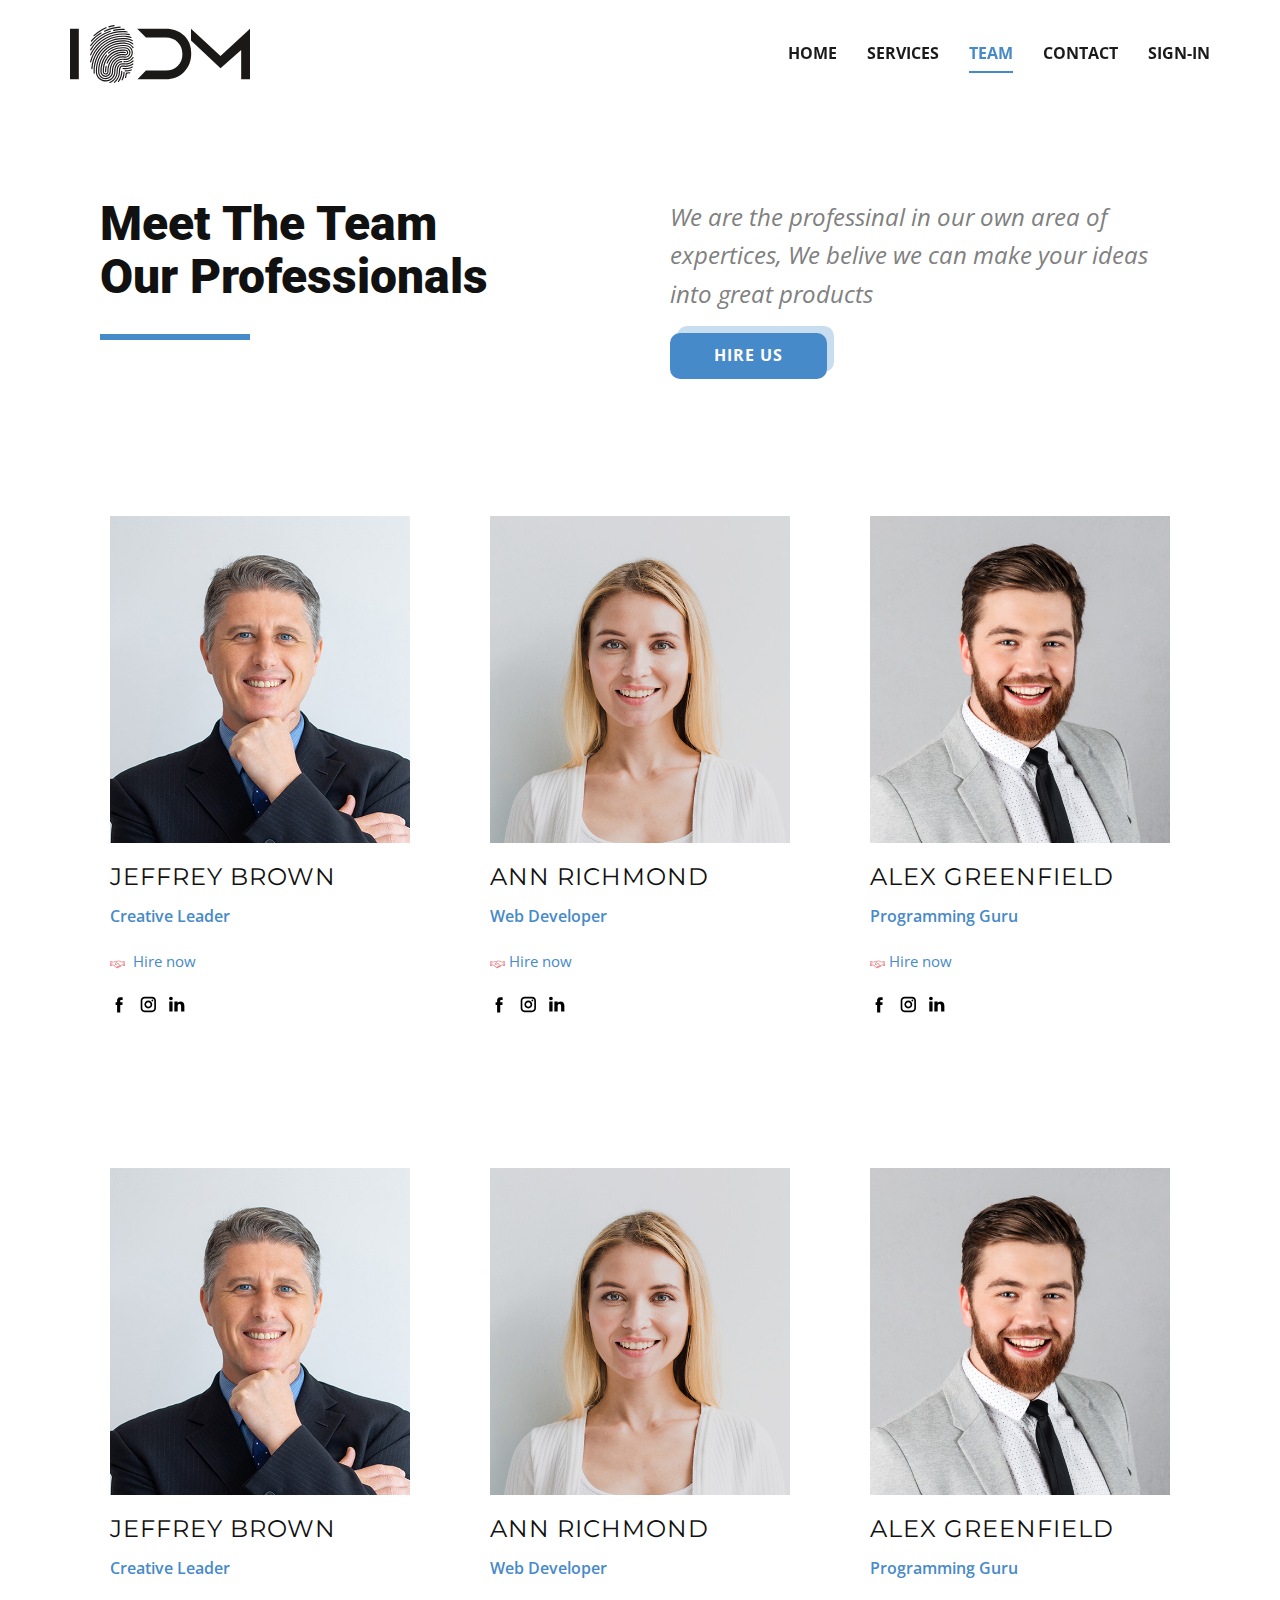
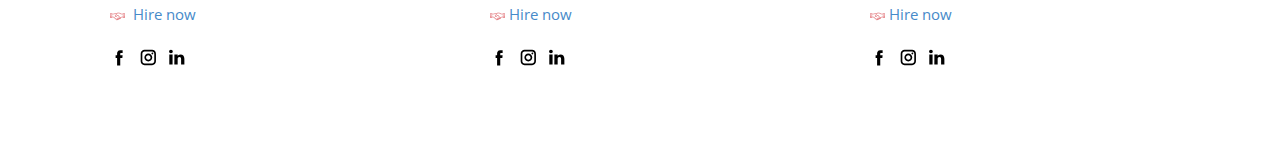
<file: Team.html>
<!DOCTYPE html>
<html style="font-size: 16px;">
  <head>
    <meta name="viewport" content="width=device-width, initial-scale=1.0">
    <meta charset="utf-8">
    <meta name="keywords" content="Meet The Team
Our Professionals">
    <meta name="description" content="">
    <meta name="page_type" content="np-template-header-footer-from-plugin">
    <title>Team</title>
    <link rel="stylesheet" href="nicepage.css" media="screen">
<link rel="stylesheet" href="Team.css" media="screen">
    <script class="u-script" type="text/javascript" src="jquery.js" defer=""></script>
    <script class="u-script" type="text/javascript" src="nicepage.js" defer=""></script>
    <meta name="generator" content="Nicepage 4.0.3, nicepage.com">
    <link id="u-theme-google-font" rel="stylesheet" href="https://fonts.googleapis.com/css?family=Roboto:100,100i,300,300i,400,400i,500,500i,700,700i,900,900i|Open+Sans:300,300i,400,400i,600,600i,700,700i,800,800i">
    <link id="u-page-google-font" rel="stylesheet" href="https://fonts.googleapis.com/css?family=Montserrat:100,100i,200,200i,300,300i,400,400i,500,500i,600,600i,700,700i,800,800i,900,900i">
    
    
    
    <script type="application/ld+json">{
		"@context": "http://schema.org",
		"@type": "Organization",
		"name": "",
		"logo": "images/logo.svg"
}</script>
    <meta name="theme-color" content="#478ac9">
    <meta property="og:title" content="Team">
    <meta property="og:type" content="website">
  </head>
  <body class="u-body"><header class="u-clearfix u-header u-sticky u-sticky-b8f2 u-header" id="sec-72c2"><div class="u-clearfix u-sheet u-sheet-1">
        <a href="Home.html" data-page-id="206337733" class="u-image u-logo u-image-1" data-image-width="180" data-image-height="58" title="Home">
          <img src="images/logo.svg" class="u-logo-image u-logo-image-1">
        </a>
        <nav class="u-menu u-menu-dropdown u-offcanvas u-menu-1">
          <div class="menu-collapse" style="font-size: 1rem; letter-spacing: 0px; font-weight: 700; text-transform: uppercase;">
            <a class="u-button-style u-custom-active-border-color u-custom-border u-custom-border-color u-custom-borders u-custom-hover-border-color u-custom-left-right-menu-spacing u-custom-padding-bottom u-custom-text-color u-custom-text-hover-color u-custom-top-bottom-menu-spacing u-nav-link u-text-active-palette-1-base u-text-hover-palette-2-base" href="#">
              <svg><use xmlns:xlink="http://www.w3.org/1999/xlink" xlink:href="#menu-hamburger"></use></svg>
              <svg version="1.1" xmlns="http://www.w3.org/2000/svg" xmlns:xlink="http://www.w3.org/1999/xlink"><defs><symbol id="menu-hamburger" viewBox="0 0 16 16" style="width: 16px; height: 16px;"><rect y="1" width="16" height="2"></rect><rect y="7" width="16" height="2"></rect><rect y="13" width="16" height="2"></rect>
</symbol>
</defs></svg>
            </a>
          </div>
          <div class="u-custom-menu u-nav-container">
            <ul class="u-nav u-spacing-30 u-unstyled u-nav-1"><li class="u-nav-item"><a class="u-border-2 u-border-active-palette-1-base u-border-hover-palette-1-base u-border-no-left u-border-no-right u-border-no-top u-button-style u-nav-link u-text-active-palette-1-base u-text-grey-90 u-text-hover-grey-90" href="Home.html" style="padding: 10px 0px;">Home</a>
</li><li class="u-nav-item"><a class="u-border-2 u-border-active-palette-1-base u-border-hover-palette-1-base u-border-no-left u-border-no-right u-border-no-top u-button-style u-nav-link u-text-active-palette-1-base u-text-grey-90 u-text-hover-grey-90" href="services.html" style="padding: 10px 0px;">Services</a>
</li><li class="u-nav-item"><a class="u-border-2 u-border-active-palette-1-base u-border-hover-palette-1-base u-border-no-left u-border-no-right u-border-no-top u-button-style u-nav-link u-text-active-palette-1-base u-text-grey-90 u-text-hover-grey-90" href="Team.html" style="padding: 10px 0px;">Team</a>
</li><li class="u-nav-item"><a class="u-border-2 u-border-active-palette-1-base u-border-hover-palette-1-base u-border-no-left u-border-no-right u-border-no-top u-button-style u-nav-link u-text-active-palette-1-base u-text-grey-90 u-text-hover-grey-90" href="Contact.html" style="padding: 10px 0px;">Contact</a>
</li><li class="u-nav-item"><a class="u-border-2 u-border-active-palette-1-base u-border-hover-palette-1-base u-border-no-left u-border-no-right u-border-no-top u-button-style u-nav-link u-text-active-palette-1-base u-text-grey-90 u-text-hover-grey-90" style="padding: 10px 0px;">Sign-in</a>
</li></ul>
          </div>
          <div class="u-custom-menu u-nav-container-collapse">
            <div class="u-black u-container-style u-inner-container-layout u-opacity u-opacity-95 u-sidenav">
              <div class="u-inner-container-layout u-sidenav-overflow">
                <div class="u-menu-close"></div>
                <ul class="u-align-center u-nav u-popupmenu-items u-unstyled u-nav-2"><li class="u-nav-item"><a class="u-button-style u-nav-link" href="Home.html" style="padding: 10px 0px;">Home</a>
</li><li class="u-nav-item"><a class="u-button-style u-nav-link" href="services.html" style="padding: 10px 0px;">Services</a>
</li><li class="u-nav-item"><a class="u-button-style u-nav-link" href="Team.html" style="padding: 10px 0px;">Team</a>
</li><li class="u-nav-item"><a class="u-button-style u-nav-link" href="Contact.html" style="padding: 10px 0px;">Contact</a>
</li><li class="u-nav-item"><a class="u-button-style u-nav-link" style="padding: 10px 0px;">Sign-in</a>
</li></ul>
              </div>
            </div>
            <div class="u-black u-menu-overlay u-opacity u-opacity-70"></div>
          </div>
        </nav>
      </div></header>
    <section class="u-clearfix u-white u-section-1" id="carousel_6f25">
      <div class="u-clearfix u-sheet u-valign-middle u-sheet-1">
        <div class="u-clearfix u-expanded-width u-layout-wrap u-layout-wrap-1">
          <div class="u-layout">
            <div class="u-layout-row">
              <div class="u-align-center-sm u-align-center-xs u-container-style u-layout-cell u-left-cell u-similar-fill u-size-30-lg u-size-30-xl u-size-31-md u-size-31-sm u-size-31-xs u-layout-cell-1">
                <div class="u-container-layout u-valign-top u-container-layout-1">
                  <h2 class="u-heading-font u-text u-text-1">Meet The Team <br>Our Professionals
                  </h2>
                  <div class="u-border-6 u-border-palette-1-base u-line u-line-horizontal u-line-1"></div>
                </div>
              </div>
              <div class="u-align-center-sm u-align-center-xs u-align-left-lg u-align-left-md u-align-left-xl u-container-style u-layout-cell u-right-cell u-similar-fill u-size-29-md u-size-29-sm u-size-29-xs u-size-30-lg u-size-30-xl u-layout-cell-2">
                <div class="u-container-layout u-valign-top u-container-layout-2">
                  <p class="u-text u-text-font u-text-grey-50 u-text-2">We are the professinal in our own area of expertices, We belive we can make your ideas into great products</p>
                  <a href="#" class="u-btn u-btn-round u-button-style u-custom u-palette-1-base u-radius-10 u-text-white u-btn-1">Hire us</a>
                </div>
              </div>
            </div>
          </div>
        </div>
        <div class="u-expanded-width u-list u-list-1">
          <div class="u-repeater u-repeater-1">
            <div class="u-align-left u-container-style u-list-item u-opacity u-opacity-90 u-repeater-item u-white u-list-item-1">
              <div class="u-container-layout u-similar-container u-valign-top u-container-layout-3">
                <img alt="" class="u-expanded-width u-image u-image-default u-image-1" data-image-width="598" data-image-height="598" src="images/2.jpg">
                <h3 class="u-custom-font u-font-montserrat u-text u-text-default u-text-3">Jeffrey Brown</h3>
                <p class="u-text u-text-default u-text-palette-1-base u-text-4">Creative Leader</p>
                <a href="#" class="u-active-none u-btn u-button-style u-hover-none u-none u-text-hover-palette-2-base u-text-palette-1-base u-btn-2"><span class="u-icon u-icon-1"><svg class="u-svg-content" viewBox="0 0 13838 6857" style="shape-rendering: geometricPrecision; text-rendering: geometricPrecision; fill-rule: evenodd; clip-rule: evenodd; width: 1em; height: 1em;"><defs><style type="text/css"> .fil0 {fill:currentColor;fill-rule:nonzero} </style>
</defs><g id="Layer_x0020_1"><path class="fil0" d="M1946 850l1702 24 840 -212c18,-4 35,-6 52,-6l0 -1 1693 0 525 -583 65 -72 96 0 1730 0 56 0 52 30 1464 845 1672 -9 0 -15 0 -216 216 0 1514 0 216 0 0 216 0 3493 0 216 -216 0 -1514 0 -216 0 0 -216 0 -199 -1013 0 -1091 515 329 345c82,86 78,223 -8,305 -21,20 -44,34 -69,44l-3582 1488c-81,34 -172,14 -232,-44l-3065 -2655 -1215 -22 0 223 0 216 -216 0 -1514 0 -216 0 0 -216 0 -3493 0 -216 216 0 1514 0 216 0 0 216 0 0zm11244 2393l0 433 -433 0 0 -433 433 0zm-12109 0l0 433 -433 0 0 -433 433 0zm10811 -1948l-1729 9 -58 0 -50 -29 -1462 -844 -1578 0 -514 571 -1 1 -3 4 -17 19 -1541 1712c-26,65 -20,142 10,213 27,64 74,125 134,173 61,48 135,84 217,96 140,22 309,-20 488,-164l13 -9 1340 -927 152 -105 127 135 2056 2179 1265 -597 45 -21 47 0 1060 0 0 -2416zm1514 -230l-1081 0 0 3060 1081 0 0 -3060zm-7309 4272c-89,-79 -97,-215 -19,-304 79,-89 215,-97 304,-19l1068 946 395 -164 -918 -814c-89,-79 -97,-215 -19,-304 79,-89 215,-97 304,-19l1075 953 432 -179 -879 -779c-89,-79 -97,-215 -19,-304 79,-89 215,-97 304,-19l1036 918 426 -177 -211 -221 -1 1 -107 -113 -1 -1 -3 -3 -4 -4 -2030 -2151 -1178 815c-283,227 -572,290 -821,251 -161,-25 -304,-92 -419,-184 -116,-92 -207,-212 -262,-341 -82,-193 -87,-411 14,-603l13 -25 18 -19 1248 -1386 -1278 0 -838 211 0 -1c-17,4 -36,7 -55,6l-1727 -24 0 2409 1301 23 13 1 7 1 12 2 6 1 7 2 5 1 26 9 4 2c20,8 39,20 56,35l3031 2626 592 -246 -911 -807zm-4584 -4272l-1081 0 0 3060 1081 0 0 -3060z"></path>
</g></svg><img></span>&nbsp; Hire now
                </a>
                <div class="u-social-icons u-spacing-10 u-social-icons-1">
                  <a class="u-social-url" target="_blank" href=""><span class="u-icon u-icon-circle u-social-facebook u-social-icon u-text-black u-icon-2"><svg class="u-svg-link" preserveAspectRatio="xMidYMin slice" viewBox="0 0 112 112" style=""><use xmlns:xlink="http://www.w3.org/1999/xlink" xlink:href="#svg-ad72"></use></svg><svg x="0px" y="0px" viewBox="0 0 112 112" id="svg-ad72" class="u-svg-content"><path d="M75.5,28.8H65.4c-1.5,0-4,0.9-4,4.3v9.4h13.9l-1.5,15.8H61.4v45.1H42.8V58.3h-8.8V42.4h8.8V32.2 c0-7.4,3.4-18.8,18.8-18.8h13.8v15.4H75.5z"></path></svg></span>
                  </a>
                  <a class="u-social-url" target="_blank" href=""><span class="u-icon u-icon-circle u-social-icon u-social-instagram u-text-black u-icon-3"><svg class="u-svg-link" preserveAspectRatio="xMidYMin slice" viewBox="0 0 112 112" style=""><use xmlns:xlink="http://www.w3.org/1999/xlink" xlink:href="#svg-a0a0"></use></svg><svg x="0px" y="0px" viewBox="0 0 112 112" id="svg-a0a0" class="u-svg-content"><path d="M55.9,32.9c-12.8,0-23.2,10.4-23.2,23.2s10.4,23.2,23.2,23.2s23.2-10.4,23.2-23.2S68.7,32.9,55.9,32.9z M55.9,69.4c-7.4,0-13.3-6-13.3-13.3c-0.1-7.4,6-13.3,13.3-13.3s13.3,6,13.3,13.3C69.3,63.5,63.3,69.4,55.9,69.4z"></path><path d="M79.7,26.8c-3,0-5.4,2.5-5.4,5.4s2.5,5.4,5.4,5.4c3,0,5.4-2.5,5.4-5.4S82.7,26.8,79.7,26.8z"></path><path d="M78.2,11H33.5C21,11,10.8,21.3,10.8,33.7v44.7c0,12.6,10.2,22.8,22.7,22.8h44.7c12.6,0,22.7-10.2,22.7-22.7 V33.7C100.8,21.1,90.6,11,78.2,11z M91,78.4c0,7.1-5.8,12.8-12.8,12.8H33.5c-7.1,0-12.8-5.8-12.8-12.8V33.7 c0-7.1,5.8-12.8,12.8-12.8h44.7c7.1,0,12.8,5.8,12.8,12.8V78.4z"></path></svg></span>
                  </a>
                  <a class="u-social-url" target="_blank" href="#"><span class="u-icon u-icon-circle u-social-icon u-social-linkedin u-text-black u-icon-4"><svg class="u-svg-link" preserveAspectRatio="xMidYMin slice" viewBox="0 0 112 112" style=""><use xmlns:xlink="http://www.w3.org/1999/xlink" xlink:href="#svg-78e1"></use></svg><svg x="0px" y="0px" viewBox="0 0 112 112" id="svg-78e1" class="u-svg-content"><path d="M33.8,96.8H14.5v-58h19.3V96.8z M24.1,30.9L24.1,30.9c-6.6,0-10.8-4.5-10.8-10.1c0-5.8,4.3-10.1,10.9-10.1 S34.9,15,35.1,20.8C35.1,26.4,30.8,30.9,24.1,30.9z M103.3,96.8H84.1v-31c0-7.8-2.7-13.1-9.8-13.1c-5.3,0-8.5,3.6-9.9,7.1 c-0.6,1.3-0.6,3-0.6,4.8V97H44.5c0,0,0.3-52.6,0-58h19.3v8.2c2.6-3.9,7.2-9.6,17.4-9.6c12.7,0,22.2,8.4,22.2,26.1V96.8z"></path></svg></span>
                  </a>
                </div>
              </div>
            </div>
            <div class="u-align-left u-container-style u-list-item u-opacity u-opacity-90 u-repeater-item u-white u-list-item-2">
              <div class="u-container-layout u-similar-container u-valign-top u-container-layout-4">
                <img alt="" class="u-expanded-width u-image u-image-default u-image-2" src="images/0b32e1fa-df03-3333-0282-3c4069b3e47d.jpg">
                <h3 class="u-custom-font u-font-montserrat u-text u-text-default u-text-5">Ann Richmond</h3>
                <p class="u-text u-text-default u-text-palette-1-base u-text-6">Web Developer</p>
                <a href="#" class="u-active-none u-btn u-button-style u-hover-none u-none u-text-hover-palette-2-base u-text-palette-1-base u-btn-3"><span class="u-icon u-icon-5"><svg class="u-svg-content" viewBox="0 0 13838 6857" style="shape-rendering: geometricPrecision; text-rendering: geometricPrecision; fill-rule: evenodd; clip-rule: evenodd; width: 1em; height: 1em;"><defs><style type="text/css"> .fil0 {fill:currentColor;fill-rule:nonzero} </style>
</defs><g id="Layer_x0020_1"><path class="fil0" d="M1946 850l1702 24 840 -212c18,-4 35,-6 52,-6l0 -1 1693 0 525 -583 65 -72 96 0 1730 0 56 0 52 30 1464 845 1672 -9 0 -15 0 -216 216 0 1514 0 216 0 0 216 0 3493 0 216 -216 0 -1514 0 -216 0 0 -216 0 -199 -1013 0 -1091 515 329 345c82,86 78,223 -8,305 -21,20 -44,34 -69,44l-3582 1488c-81,34 -172,14 -232,-44l-3065 -2655 -1215 -22 0 223 0 216 -216 0 -1514 0 -216 0 0 -216 0 -3493 0 -216 216 0 1514 0 216 0 0 216 0 0zm11244 2393l0 433 -433 0 0 -433 433 0zm-12109 0l0 433 -433 0 0 -433 433 0zm10811 -1948l-1729 9 -58 0 -50 -29 -1462 -844 -1578 0 -514 571 -1 1 -3 4 -17 19 -1541 1712c-26,65 -20,142 10,213 27,64 74,125 134,173 61,48 135,84 217,96 140,22 309,-20 488,-164l13 -9 1340 -927 152 -105 127 135 2056 2179 1265 -597 45 -21 47 0 1060 0 0 -2416zm1514 -230l-1081 0 0 3060 1081 0 0 -3060zm-7309 4272c-89,-79 -97,-215 -19,-304 79,-89 215,-97 304,-19l1068 946 395 -164 -918 -814c-89,-79 -97,-215 -19,-304 79,-89 215,-97 304,-19l1075 953 432 -179 -879 -779c-89,-79 -97,-215 -19,-304 79,-89 215,-97 304,-19l1036 918 426 -177 -211 -221 -1 1 -107 -113 -1 -1 -3 -3 -4 -4 -2030 -2151 -1178 815c-283,227 -572,290 -821,251 -161,-25 -304,-92 -419,-184 -116,-92 -207,-212 -262,-341 -82,-193 -87,-411 14,-603l13 -25 18 -19 1248 -1386 -1278 0 -838 211 0 -1c-17,4 -36,7 -55,6l-1727 -24 0 2409 1301 23 13 1 7 1 12 2 6 1 7 2 5 1 26 9 4 2c20,8 39,20 56,35l3031 2626 592 -246 -911 -807zm-4584 -4272l-1081 0 0 3060 1081 0 0 -3060z"></path>
</g></svg><img></span>&nbsp;Hire now
                </a>
                <div class="u-social-icons u-spacing-10 u-social-icons-2">
                  <a class="u-social-url" target="_blank" href=""><span class="u-icon u-icon-circle u-social-facebook u-social-icon u-text-black u-icon-6"><svg class="u-svg-link" preserveAspectRatio="xMidYMin slice" viewBox="0 0 112 112" style=""><use xmlns:xlink="http://www.w3.org/1999/xlink" xlink:href="#svg-ad72"></use></svg><svg x="0px" y="0px" viewBox="0 0 112 112" id="svg-ad72" class="u-svg-content"><path d="M75.5,28.8H65.4c-1.5,0-4,0.9-4,4.3v9.4h13.9l-1.5,15.8H61.4v45.1H42.8V58.3h-8.8V42.4h8.8V32.2 c0-7.4,3.4-18.8,18.8-18.8h13.8v15.4H75.5z"></path></svg></span>
                  </a>
                  <a class="u-social-url" target="_blank" href=""><span class="u-icon u-icon-circle u-social-icon u-social-instagram u-text-black u-icon-7"><svg class="u-svg-link" preserveAspectRatio="xMidYMin slice" viewBox="0 0 112 112" style=""><use xmlns:xlink="http://www.w3.org/1999/xlink" xlink:href="#svg-a0a0"></use></svg><svg x="0px" y="0px" viewBox="0 0 112 112" id="svg-a0a0" class="u-svg-content"><path d="M55.9,32.9c-12.8,0-23.2,10.4-23.2,23.2s10.4,23.2,23.2,23.2s23.2-10.4,23.2-23.2S68.7,32.9,55.9,32.9z M55.9,69.4c-7.4,0-13.3-6-13.3-13.3c-0.1-7.4,6-13.3,13.3-13.3s13.3,6,13.3,13.3C69.3,63.5,63.3,69.4,55.9,69.4z"></path><path d="M79.7,26.8c-3,0-5.4,2.5-5.4,5.4s2.5,5.4,5.4,5.4c3,0,5.4-2.5,5.4-5.4S82.7,26.8,79.7,26.8z"></path><path d="M78.2,11H33.5C21,11,10.8,21.3,10.8,33.7v44.7c0,12.6,10.2,22.8,22.7,22.8h44.7c12.6,0,22.7-10.2,22.7-22.7 V33.7C100.8,21.1,90.6,11,78.2,11z M91,78.4c0,7.1-5.8,12.8-12.8,12.8H33.5c-7.1,0-12.8-5.8-12.8-12.8V33.7 c0-7.1,5.8-12.8,12.8-12.8h44.7c7.1,0,12.8,5.8,12.8,12.8V78.4z"></path></svg></span>
                  </a>
                  <a class="u-social-url" target="_blank" href="#"><span class="u-icon u-icon-circle u-social-icon u-social-linkedin u-text-black u-icon-8"><svg class="u-svg-link" preserveAspectRatio="xMidYMin slice" viewBox="0 0 112 112" style=""><use xmlns:xlink="http://www.w3.org/1999/xlink" xlink:href="#svg-78e1"></use></svg><svg x="0px" y="0px" viewBox="0 0 112 112" id="svg-78e1" class="u-svg-content"><path d="M33.8,96.8H14.5v-58h19.3V96.8z M24.1,30.9L24.1,30.9c-6.6,0-10.8-4.5-10.8-10.1c0-5.8,4.3-10.1,10.9-10.1 S34.9,15,35.1,20.8C35.1,26.4,30.8,30.9,24.1,30.9z M103.3,96.8H84.1v-31c0-7.8-2.7-13.1-9.8-13.1c-5.3,0-8.5,3.6-9.9,7.1 c-0.6,1.3-0.6,3-0.6,4.8V97H44.5c0,0,0.3-52.6,0-58h19.3v8.2c2.6-3.9,7.2-9.6,17.4-9.6c12.7,0,22.2,8.4,22.2,26.1V96.8z"></path></svg></span>
                  </a>
                </div>
              </div>
            </div>
            <div class="u-align-left u-container-style u-list-item u-opacity u-opacity-90 u-repeater-item u-white u-list-item-3">
              <div class="u-container-layout u-similar-container u-valign-top u-container-layout-5">
                <img alt="" class="u-expanded-width u-image u-image-default u-image-3" src="images/3.jpg">
                <h3 class="u-custom-font u-font-montserrat u-text u-text-default u-text-7">Alex Greenfield</h3>
                <p class="u-text u-text-default u-text-palette-1-base u-text-8">Programming Guru</p>
                <a href="#" class="u-active-none u-btn u-button-style u-hover-none u-none u-text-hover-palette-2-base u-text-palette-1-base u-btn-4"><span class="u-icon u-icon-9"><svg class="u-svg-content" viewBox="0 0 13838 6857" style="shape-rendering: geometricPrecision; text-rendering: geometricPrecision; fill-rule: evenodd; clip-rule: evenodd; width: 1em; height: 1em;"><defs><style type="text/css"> .fil0 {fill:currentColor;fill-rule:nonzero} </style>
</defs><g id="Layer_x0020_1"><path class="fil0" d="M1946 850l1702 24 840 -212c18,-4 35,-6 52,-6l0 -1 1693 0 525 -583 65 -72 96 0 1730 0 56 0 52 30 1464 845 1672 -9 0 -15 0 -216 216 0 1514 0 216 0 0 216 0 3493 0 216 -216 0 -1514 0 -216 0 0 -216 0 -199 -1013 0 -1091 515 329 345c82,86 78,223 -8,305 -21,20 -44,34 -69,44l-3582 1488c-81,34 -172,14 -232,-44l-3065 -2655 -1215 -22 0 223 0 216 -216 0 -1514 0 -216 0 0 -216 0 -3493 0 -216 216 0 1514 0 216 0 0 216 0 0zm11244 2393l0 433 -433 0 0 -433 433 0zm-12109 0l0 433 -433 0 0 -433 433 0zm10811 -1948l-1729 9 -58 0 -50 -29 -1462 -844 -1578 0 -514 571 -1 1 -3 4 -17 19 -1541 1712c-26,65 -20,142 10,213 27,64 74,125 134,173 61,48 135,84 217,96 140,22 309,-20 488,-164l13 -9 1340 -927 152 -105 127 135 2056 2179 1265 -597 45 -21 47 0 1060 0 0 -2416zm1514 -230l-1081 0 0 3060 1081 0 0 -3060zm-7309 4272c-89,-79 -97,-215 -19,-304 79,-89 215,-97 304,-19l1068 946 395 -164 -918 -814c-89,-79 -97,-215 -19,-304 79,-89 215,-97 304,-19l1075 953 432 -179 -879 -779c-89,-79 -97,-215 -19,-304 79,-89 215,-97 304,-19l1036 918 426 -177 -211 -221 -1 1 -107 -113 -1 -1 -3 -3 -4 -4 -2030 -2151 -1178 815c-283,227 -572,290 -821,251 -161,-25 -304,-92 -419,-184 -116,-92 -207,-212 -262,-341 -82,-193 -87,-411 14,-603l13 -25 18 -19 1248 -1386 -1278 0 -838 211 0 -1c-17,4 -36,7 -55,6l-1727 -24 0 2409 1301 23 13 1 7 1 12 2 6 1 7 2 5 1 26 9 4 2c20,8 39,20 56,35l3031 2626 592 -246 -911 -807zm-4584 -4272l-1081 0 0 3060 1081 0 0 -3060z"></path>
</g></svg><img></span>&nbsp;​Hire now
                </a>
                <div class="u-social-icons u-spacing-10 u-social-icons-3">
                  <a class="u-social-url" target="_blank" href=""><span class="u-icon u-icon-circle u-social-facebook u-social-icon u-text-black u-icon-10"><svg class="u-svg-link" preserveAspectRatio="xMidYMin slice" viewBox="0 0 112 112" style=""><use xmlns:xlink="http://www.w3.org/1999/xlink" xlink:href="#svg-ad72"></use></svg><svg x="0px" y="0px" viewBox="0 0 112 112" id="svg-ad72" class="u-svg-content"><path d="M75.5,28.8H65.4c-1.5,0-4,0.9-4,4.3v9.4h13.9l-1.5,15.8H61.4v45.1H42.8V58.3h-8.8V42.4h8.8V32.2 c0-7.4,3.4-18.8,18.8-18.8h13.8v15.4H75.5z"></path></svg></span>
                  </a>
                  <a class="u-social-url" target="_blank" href=""><span class="u-icon u-icon-circle u-social-icon u-social-instagram u-text-black u-icon-11"><svg class="u-svg-link" preserveAspectRatio="xMidYMin slice" viewBox="0 0 112 112" style=""><use xmlns:xlink="http://www.w3.org/1999/xlink" xlink:href="#svg-a0a0"></use></svg><svg x="0px" y="0px" viewBox="0 0 112 112" id="svg-a0a0" class="u-svg-content"><path d="M55.9,32.9c-12.8,0-23.2,10.4-23.2,23.2s10.4,23.2,23.2,23.2s23.2-10.4,23.2-23.2S68.7,32.9,55.9,32.9z M55.9,69.4c-7.4,0-13.3-6-13.3-13.3c-0.1-7.4,6-13.3,13.3-13.3s13.3,6,13.3,13.3C69.3,63.5,63.3,69.4,55.9,69.4z"></path><path d="M79.7,26.8c-3,0-5.4,2.5-5.4,5.4s2.5,5.4,5.4,5.4c3,0,5.4-2.5,5.4-5.4S82.7,26.8,79.7,26.8z"></path><path d="M78.2,11H33.5C21,11,10.8,21.3,10.8,33.7v44.7c0,12.6,10.2,22.8,22.7,22.8h44.7c12.6,0,22.7-10.2,22.7-22.7 V33.7C100.8,21.1,90.6,11,78.2,11z M91,78.4c0,7.1-5.8,12.8-12.8,12.8H33.5c-7.1,0-12.8-5.8-12.8-12.8V33.7 c0-7.1,5.8-12.8,12.8-12.8h44.7c7.1,0,12.8,5.8,12.8,12.8V78.4z"></path></svg></span>
                  </a>
                  <a class="u-social-url" target="_blank" href="#"><span class="u-icon u-icon-circle u-social-icon u-social-linkedin u-text-black u-icon-12"><svg class="u-svg-link" preserveAspectRatio="xMidYMin slice" viewBox="0 0 112 112" style=""><use xmlns:xlink="http://www.w3.org/1999/xlink" xlink:href="#svg-78e1"></use></svg><svg x="0px" y="0px" viewBox="0 0 112 112" id="svg-78e1" class="u-svg-content"><path d="M33.8,96.8H14.5v-58h19.3V96.8z M24.1,30.9L24.1,30.9c-6.6,0-10.8-4.5-10.8-10.1c0-5.8,4.3-10.1,10.9-10.1 S34.9,15,35.1,20.8C35.1,26.4,30.8,30.9,24.1,30.9z M103.3,96.8H84.1v-31c0-7.8-2.7-13.1-9.8-13.1c-5.3,0-8.5,3.6-9.9,7.1 c-0.6,1.3-0.6,3-0.6,4.8V97H44.5c0,0,0.3-52.6,0-58h19.3v8.2c2.6-3.9,7.2-9.6,17.4-9.6c12.7,0,22.2,8.4,22.2,26.1V96.8z"></path></svg></span>
                  </a>
                </div>
              </div>
            </div>
          </div>
        </div>
      </div>
    </section>
    <section class="u-clearfix u-white u-section-2" id="carousel_c37c">
      <div class="u-clearfix u-sheet u-sheet-1">
        <div class="u-expanded-width u-list u-list-1">
          <div class="u-repeater u-repeater-1">
            <div class="u-align-left u-container-style u-list-item u-opacity u-opacity-90 u-repeater-item u-white u-list-item-1">
              <div class="u-container-layout u-similar-container u-valign-top u-container-layout-1">
                <img alt="" class="u-expanded-width u-image u-image-default u-image-1" data-image-width="598" data-image-height="598" src="images/21.jpg">
                <h3 class="u-custom-font u-font-montserrat u-text u-text-default u-text-1">Jeffrey Brown</h3>
                <p class="u-text u-text-default u-text-palette-1-base u-text-2">Creative Leader</p>
                <a href="#" class="u-active-none u-btn u-button-style u-hover-none u-none u-text-hover-palette-2-base u-text-palette-1-base u-btn-1"><span class="u-icon u-icon-1"><svg class="u-svg-content" viewBox="0 0 13838 6857" style="shape-rendering: geometricPrecision; text-rendering: geometricPrecision; fill-rule: evenodd; clip-rule: evenodd; width: 1em; height: 1em;"><defs><style type="text/css"> .fil0 {fill:currentColor;fill-rule:nonzero} </style>
</defs><g id="Layer_x0020_1"><path class="fil0" d="M1946 850l1702 24 840 -212c18,-4 35,-6 52,-6l0 -1 1693 0 525 -583 65 -72 96 0 1730 0 56 0 52 30 1464 845 1672 -9 0 -15 0 -216 216 0 1514 0 216 0 0 216 0 3493 0 216 -216 0 -1514 0 -216 0 0 -216 0 -199 -1013 0 -1091 515 329 345c82,86 78,223 -8,305 -21,20 -44,34 -69,44l-3582 1488c-81,34 -172,14 -232,-44l-3065 -2655 -1215 -22 0 223 0 216 -216 0 -1514 0 -216 0 0 -216 0 -3493 0 -216 216 0 1514 0 216 0 0 216 0 0zm11244 2393l0 433 -433 0 0 -433 433 0zm-12109 0l0 433 -433 0 0 -433 433 0zm10811 -1948l-1729 9 -58 0 -50 -29 -1462 -844 -1578 0 -514 571 -1 1 -3 4 -17 19 -1541 1712c-26,65 -20,142 10,213 27,64 74,125 134,173 61,48 135,84 217,96 140,22 309,-20 488,-164l13 -9 1340 -927 152 -105 127 135 2056 2179 1265 -597 45 -21 47 0 1060 0 0 -2416zm1514 -230l-1081 0 0 3060 1081 0 0 -3060zm-7309 4272c-89,-79 -97,-215 -19,-304 79,-89 215,-97 304,-19l1068 946 395 -164 -918 -814c-89,-79 -97,-215 -19,-304 79,-89 215,-97 304,-19l1075 953 432 -179 -879 -779c-89,-79 -97,-215 -19,-304 79,-89 215,-97 304,-19l1036 918 426 -177 -211 -221 -1 1 -107 -113 -1 -1 -3 -3 -4 -4 -2030 -2151 -1178 815c-283,227 -572,290 -821,251 -161,-25 -304,-92 -419,-184 -116,-92 -207,-212 -262,-341 -82,-193 -87,-411 14,-603l13 -25 18 -19 1248 -1386 -1278 0 -838 211 0 -1c-17,4 -36,7 -55,6l-1727 -24 0 2409 1301 23 13 1 7 1 12 2 6 1 7 2 5 1 26 9 4 2c20,8 39,20 56,35l3031 2626 592 -246 -911 -807zm-4584 -4272l-1081 0 0 3060 1081 0 0 -3060z"></path>
</g></svg><img></span>&nbsp;&nbsp;Hire now
                </a>
                <div class="u-social-icons u-spacing-10 u-social-icons-1">
                  <a class="u-social-url" target="_blank" href=""><span class="u-icon u-icon-circle u-social-facebook u-social-icon u-text-black u-icon-2"><svg class="u-svg-link" preserveAspectRatio="xMidYMin slice" viewBox="0 0 112 112" style=""><use xmlns:xlink="http://www.w3.org/1999/xlink" xlink:href="#svg-ad72"></use></svg><svg x="0px" y="0px" viewBox="0 0 112 112" id="svg-ad72" class="u-svg-content"><path d="M75.5,28.8H65.4c-1.5,0-4,0.9-4,4.3v9.4h13.9l-1.5,15.8H61.4v45.1H42.8V58.3h-8.8V42.4h8.8V32.2 c0-7.4,3.4-18.8,18.8-18.8h13.8v15.4H75.5z"></path></svg></span>
                  </a>
                  <a class="u-social-url" target="_blank" href=""><span class="u-icon u-icon-circle u-social-icon u-social-instagram u-text-black u-icon-3"><svg class="u-svg-link" preserveAspectRatio="xMidYMin slice" viewBox="0 0 112 112" style=""><use xmlns:xlink="http://www.w3.org/1999/xlink" xlink:href="#svg-a0a0"></use></svg><svg x="0px" y="0px" viewBox="0 0 112 112" id="svg-a0a0" class="u-svg-content"><path d="M55.9,32.9c-12.8,0-23.2,10.4-23.2,23.2s10.4,23.2,23.2,23.2s23.2-10.4,23.2-23.2S68.7,32.9,55.9,32.9z M55.9,69.4c-7.4,0-13.3-6-13.3-13.3c-0.1-7.4,6-13.3,13.3-13.3s13.3,6,13.3,13.3C69.3,63.5,63.3,69.4,55.9,69.4z"></path><path d="M79.7,26.8c-3,0-5.4,2.5-5.4,5.4s2.5,5.4,5.4,5.4c3,0,5.4-2.5,5.4-5.4S82.7,26.8,79.7,26.8z"></path><path d="M78.2,11H33.5C21,11,10.8,21.3,10.8,33.7v44.7c0,12.6,10.2,22.8,22.7,22.8h44.7c12.6,0,22.7-10.2,22.7-22.7 V33.7C100.8,21.1,90.6,11,78.2,11z M91,78.4c0,7.1-5.8,12.8-12.8,12.8H33.5c-7.1,0-12.8-5.8-12.8-12.8V33.7 c0-7.1,5.8-12.8,12.8-12.8h44.7c7.1,0,12.8,5.8,12.8,12.8V78.4z"></path></svg></span>
                  </a>
                  <a class="u-social-url" target="_blank" href="#"><span class="u-icon u-icon-circle u-social-icon u-social-linkedin u-text-black u-icon-4"><svg class="u-svg-link" preserveAspectRatio="xMidYMin slice" viewBox="0 0 112 112" style=""><use xmlns:xlink="http://www.w3.org/1999/xlink" xlink:href="#svg-78e1"></use></svg><svg x="0px" y="0px" viewBox="0 0 112 112" id="svg-78e1" class="u-svg-content"><path d="M33.8,96.8H14.5v-58h19.3V96.8z M24.1,30.9L24.1,30.9c-6.6,0-10.8-4.5-10.8-10.1c0-5.8,4.3-10.1,10.9-10.1 S34.9,15,35.1,20.8C35.1,26.4,30.8,30.9,24.1,30.9z M103.3,96.8H84.1v-31c0-7.8-2.7-13.1-9.8-13.1c-5.3,0-8.5,3.6-9.9,7.1 c-0.6,1.3-0.6,3-0.6,4.8V97H44.5c0,0,0.3-52.6,0-58h19.3v8.2c2.6-3.9,7.2-9.6,17.4-9.6c12.7,0,22.2,8.4,22.2,26.1V96.8z"></path></svg></span>
                  </a>
                </div>
              </div>
            </div>
            <div class="u-align-left u-container-style u-list-item u-opacity u-opacity-90 u-repeater-item u-white u-list-item-2">
              <div class="u-container-layout u-similar-container u-valign-top u-container-layout-2">
                <img alt="" class="u-expanded-width u-image u-image-default u-image-2" src="images/0b32e1fa-df03-3333-0282-3c4069b3e47d1.jpg">
                <h3 class="u-custom-font u-font-montserrat u-text u-text-default u-text-3">Ann Richmond</h3>
                <p class="u-text u-text-default u-text-palette-1-base u-text-4">Web Developer</p>
                <a href="#" class="u-active-none u-btn u-button-style u-hover-none u-none u-text-hover-palette-2-base u-text-palette-1-base u-btn-2"><span class="u-icon u-icon-5"><svg class="u-svg-content" viewBox="0 0 13838 6857" style="shape-rendering: geometricPrecision; text-rendering: geometricPrecision; fill-rule: evenodd; clip-rule: evenodd; width: 1em; height: 1em;"><defs><style type="text/css"> .fil0 {fill:currentColor;fill-rule:nonzero} </style>
</defs><g id="Layer_x0020_1"><path class="fil0" d="M1946 850l1702 24 840 -212c18,-4 35,-6 52,-6l0 -1 1693 0 525 -583 65 -72 96 0 1730 0 56 0 52 30 1464 845 1672 -9 0 -15 0 -216 216 0 1514 0 216 0 0 216 0 3493 0 216 -216 0 -1514 0 -216 0 0 -216 0 -199 -1013 0 -1091 515 329 345c82,86 78,223 -8,305 -21,20 -44,34 -69,44l-3582 1488c-81,34 -172,14 -232,-44l-3065 -2655 -1215 -22 0 223 0 216 -216 0 -1514 0 -216 0 0 -216 0 -3493 0 -216 216 0 1514 0 216 0 0 216 0 0zm11244 2393l0 433 -433 0 0 -433 433 0zm-12109 0l0 433 -433 0 0 -433 433 0zm10811 -1948l-1729 9 -58 0 -50 -29 -1462 -844 -1578 0 -514 571 -1 1 -3 4 -17 19 -1541 1712c-26,65 -20,142 10,213 27,64 74,125 134,173 61,48 135,84 217,96 140,22 309,-20 488,-164l13 -9 1340 -927 152 -105 127 135 2056 2179 1265 -597 45 -21 47 0 1060 0 0 -2416zm1514 -230l-1081 0 0 3060 1081 0 0 -3060zm-7309 4272c-89,-79 -97,-215 -19,-304 79,-89 215,-97 304,-19l1068 946 395 -164 -918 -814c-89,-79 -97,-215 -19,-304 79,-89 215,-97 304,-19l1075 953 432 -179 -879 -779c-89,-79 -97,-215 -19,-304 79,-89 215,-97 304,-19l1036 918 426 -177 -211 -221 -1 1 -107 -113 -1 -1 -3 -3 -4 -4 -2030 -2151 -1178 815c-283,227 -572,290 -821,251 -161,-25 -304,-92 -419,-184 -116,-92 -207,-212 -262,-341 -82,-193 -87,-411 14,-603l13 -25 18 -19 1248 -1386 -1278 0 -838 211 0 -1c-17,4 -36,7 -55,6l-1727 -24 0 2409 1301 23 13 1 7 1 12 2 6 1 7 2 5 1 26 9 4 2c20,8 39,20 56,35l3031 2626 592 -246 -911 -807zm-4584 -4272l-1081 0 0 3060 1081 0 0 -3060z"></path>
</g></svg><img></span> Hire now
                </a>
                <div class="u-social-icons u-spacing-10 u-social-icons-2">
                  <a class="u-social-url" target="_blank" href=""><span class="u-icon u-icon-circle u-social-facebook u-social-icon u-text-black u-icon-6"><svg class="u-svg-link" preserveAspectRatio="xMidYMin slice" viewBox="0 0 112 112" style=""><use xmlns:xlink="http://www.w3.org/1999/xlink" xlink:href="#svg-ad72"></use></svg><svg x="0px" y="0px" viewBox="0 0 112 112" id="svg-ad72" class="u-svg-content"><path d="M75.5,28.8H65.4c-1.5,0-4,0.9-4,4.3v9.4h13.9l-1.5,15.8H61.4v45.1H42.8V58.3h-8.8V42.4h8.8V32.2 c0-7.4,3.4-18.8,18.8-18.8h13.8v15.4H75.5z"></path></svg></span>
                  </a>
                  <a class="u-social-url" target="_blank" href=""><span class="u-icon u-icon-circle u-social-icon u-social-instagram u-text-black u-icon-7"><svg class="u-svg-link" preserveAspectRatio="xMidYMin slice" viewBox="0 0 112 112" style=""><use xmlns:xlink="http://www.w3.org/1999/xlink" xlink:href="#svg-a0a0"></use></svg><svg x="0px" y="0px" viewBox="0 0 112 112" id="svg-a0a0" class="u-svg-content"><path d="M55.9,32.9c-12.8,0-23.2,10.4-23.2,23.2s10.4,23.2,23.2,23.2s23.2-10.4,23.2-23.2S68.7,32.9,55.9,32.9z M55.9,69.4c-7.4,0-13.3-6-13.3-13.3c-0.1-7.4,6-13.3,13.3-13.3s13.3,6,13.3,13.3C69.3,63.5,63.3,69.4,55.9,69.4z"></path><path d="M79.7,26.8c-3,0-5.4,2.5-5.4,5.4s2.5,5.4,5.4,5.4c3,0,5.4-2.5,5.4-5.4S82.7,26.8,79.7,26.8z"></path><path d="M78.2,11H33.5C21,11,10.8,21.3,10.8,33.7v44.7c0,12.6,10.2,22.8,22.7,22.8h44.7c12.6,0,22.7-10.2,22.7-22.7 V33.7C100.8,21.1,90.6,11,78.2,11z M91,78.4c0,7.1-5.8,12.8-12.8,12.8H33.5c-7.1,0-12.8-5.8-12.8-12.8V33.7 c0-7.1,5.8-12.8,12.8-12.8h44.7c7.1,0,12.8,5.8,12.8,12.8V78.4z"></path></svg></span>
                  </a>
                  <a class="u-social-url" target="_blank" href="#"><span class="u-icon u-icon-circle u-social-icon u-social-linkedin u-text-black u-icon-8"><svg class="u-svg-link" preserveAspectRatio="xMidYMin slice" viewBox="0 0 112 112" style=""><use xmlns:xlink="http://www.w3.org/1999/xlink" xlink:href="#svg-78e1"></use></svg><svg x="0px" y="0px" viewBox="0 0 112 112" id="svg-78e1" class="u-svg-content"><path d="M33.8,96.8H14.5v-58h19.3V96.8z M24.1,30.9L24.1,30.9c-6.6,0-10.8-4.5-10.8-10.1c0-5.8,4.3-10.1,10.9-10.1 S34.9,15,35.1,20.8C35.1,26.4,30.8,30.9,24.1,30.9z M103.3,96.8H84.1v-31c0-7.8-2.7-13.1-9.8-13.1c-5.3,0-8.5,3.6-9.9,7.1 c-0.6,1.3-0.6,3-0.6,4.8V97H44.5c0,0,0.3-52.6,0-58h19.3v8.2c2.6-3.9,7.2-9.6,17.4-9.6c12.7,0,22.2,8.4,22.2,26.1V96.8z"></path></svg></span>
                  </a>
                </div>
              </div>
            </div>
            <div class="u-align-left u-container-style u-list-item u-opacity u-opacity-90 u-repeater-item u-white u-list-item-3">
              <div class="u-container-layout u-similar-container u-valign-top u-container-layout-3">
                <img alt="" class="u-expanded-width u-image u-image-default u-image-3" src="images/31.jpg">
                <h3 class="u-custom-font u-font-montserrat u-text u-text-default u-text-5">Alex Greenfield</h3>
                <p class="u-text u-text-default u-text-palette-1-base u-text-6">Programming Guru</p>
                <a href="#" class="u-active-none u-btn u-button-style u-hover-none u-none u-text-hover-palette-2-base u-text-palette-1-base u-btn-3"><span class="u-icon u-icon-9"><svg class="u-svg-content" viewBox="0 0 13838 6857" style="shape-rendering: geometricPrecision; text-rendering: geometricPrecision; fill-rule: evenodd; clip-rule: evenodd; width: 1em; height: 1em;"><defs><style type="text/css"> .fil0 {fill:currentColor;fill-rule:nonzero} </style>
</defs><g id="Layer_x0020_1"><path class="fil0" d="M1946 850l1702 24 840 -212c18,-4 35,-6 52,-6l0 -1 1693 0 525 -583 65 -72 96 0 1730 0 56 0 52 30 1464 845 1672 -9 0 -15 0 -216 216 0 1514 0 216 0 0 216 0 3493 0 216 -216 0 -1514 0 -216 0 0 -216 0 -199 -1013 0 -1091 515 329 345c82,86 78,223 -8,305 -21,20 -44,34 -69,44l-3582 1488c-81,34 -172,14 -232,-44l-3065 -2655 -1215 -22 0 223 0 216 -216 0 -1514 0 -216 0 0 -216 0 -3493 0 -216 216 0 1514 0 216 0 0 216 0 0zm11244 2393l0 433 -433 0 0 -433 433 0zm-12109 0l0 433 -433 0 0 -433 433 0zm10811 -1948l-1729 9 -58 0 -50 -29 -1462 -844 -1578 0 -514 571 -1 1 -3 4 -17 19 -1541 1712c-26,65 -20,142 10,213 27,64 74,125 134,173 61,48 135,84 217,96 140,22 309,-20 488,-164l13 -9 1340 -927 152 -105 127 135 2056 2179 1265 -597 45 -21 47 0 1060 0 0 -2416zm1514 -230l-1081 0 0 3060 1081 0 0 -3060zm-7309 4272c-89,-79 -97,-215 -19,-304 79,-89 215,-97 304,-19l1068 946 395 -164 -918 -814c-89,-79 -97,-215 -19,-304 79,-89 215,-97 304,-19l1075 953 432 -179 -879 -779c-89,-79 -97,-215 -19,-304 79,-89 215,-97 304,-19l1036 918 426 -177 -211 -221 -1 1 -107 -113 -1 -1 -3 -3 -4 -4 -2030 -2151 -1178 815c-283,227 -572,290 -821,251 -161,-25 -304,-92 -419,-184 -116,-92 -207,-212 -262,-341 -82,-193 -87,-411 14,-603l13 -25 18 -19 1248 -1386 -1278 0 -838 211 0 -1c-17,4 -36,7 -55,6l-1727 -24 0 2409 1301 23 13 1 7 1 12 2 6 1 7 2 5 1 26 9 4 2c20,8 39,20 56,35l3031 2626 592 -246 -911 -807zm-4584 -4272l-1081 0 0 3060 1081 0 0 -3060z"></path>
</g></svg><img></span> Hire now
                </a>
                <div class="u-social-icons u-spacing-10 u-social-icons-3">
                  <a class="u-social-url" target="_blank" href=""><span class="u-icon u-icon-circle u-social-facebook u-social-icon u-text-black u-icon-10"><svg class="u-svg-link" preserveAspectRatio="xMidYMin slice" viewBox="0 0 112 112" style=""><use xmlns:xlink="http://www.w3.org/1999/xlink" xlink:href="#svg-ad72"></use></svg><svg x="0px" y="0px" viewBox="0 0 112 112" id="svg-ad72" class="u-svg-content"><path d="M75.5,28.8H65.4c-1.5,0-4,0.9-4,4.3v9.4h13.9l-1.5,15.8H61.4v45.1H42.8V58.3h-8.8V42.4h8.8V32.2 c0-7.4,3.4-18.8,18.8-18.8h13.8v15.4H75.5z"></path></svg></span>
                  </a>
                  <a class="u-social-url" target="_blank" href=""><span class="u-icon u-icon-circle u-social-icon u-social-instagram u-text-black u-icon-11"><svg class="u-svg-link" preserveAspectRatio="xMidYMin slice" viewBox="0 0 112 112" style=""><use xmlns:xlink="http://www.w3.org/1999/xlink" xlink:href="#svg-a0a0"></use></svg><svg x="0px" y="0px" viewBox="0 0 112 112" id="svg-a0a0" class="u-svg-content"><path d="M55.9,32.9c-12.8,0-23.2,10.4-23.2,23.2s10.4,23.2,23.2,23.2s23.2-10.4,23.2-23.2S68.7,32.9,55.9,32.9z M55.9,69.4c-7.4,0-13.3-6-13.3-13.3c-0.1-7.4,6-13.3,13.3-13.3s13.3,6,13.3,13.3C69.3,63.5,63.3,69.4,55.9,69.4z"></path><path d="M79.7,26.8c-3,0-5.4,2.5-5.4,5.4s2.5,5.4,5.4,5.4c3,0,5.4-2.5,5.4-5.4S82.7,26.8,79.7,26.8z"></path><path d="M78.2,11H33.5C21,11,10.8,21.3,10.8,33.7v44.7c0,12.6,10.2,22.8,22.7,22.8h44.7c12.6,0,22.7-10.2,22.7-22.7 V33.7C100.8,21.1,90.6,11,78.2,11z M91,78.4c0,7.1-5.8,12.8-12.8,12.8H33.5c-7.1,0-12.8-5.8-12.8-12.8V33.7 c0-7.1,5.8-12.8,12.8-12.8h44.7c7.1,0,12.8,5.8,12.8,12.8V78.4z"></path></svg></span>
                  </a>
                  <a class="u-social-url" target="_blank" href="#"><span class="u-icon u-icon-circle u-social-icon u-social-linkedin u-text-black u-icon-12"><svg class="u-svg-link" preserveAspectRatio="xMidYMin slice" viewBox="0 0 112 112" style=""><use xmlns:xlink="http://www.w3.org/1999/xlink" xlink:href="#svg-78e1"></use></svg><svg x="0px" y="0px" viewBox="0 0 112 112" id="svg-78e1" class="u-svg-content"><path d="M33.8,96.8H14.5v-58h19.3V96.8z M24.1,30.9L24.1,30.9c-6.6,0-10.8-4.5-10.8-10.1c0-5.8,4.3-10.1,10.9-10.1 S34.9,15,35.1,20.8C35.1,26.4,30.8,30.9,24.1,30.9z M103.3,96.8H84.1v-31c0-7.8-2.7-13.1-9.8-13.1c-5.3,0-8.5,3.6-9.9,7.1 c-0.6,1.3-0.6,3-0.6,4.8V97H44.5c0,0,0.3-52.6,0-58h19.3v8.2c2.6-3.9,7.2-9.6,17.4-9.6c12.7,0,22.2,8.4,22.2,26.1V96.8z"></path></svg></span>
                  </a>
                </div>
              </div>
            </div>
          </div>
        </div>
      </div>
    </section>
    
    
   
  </body>
</html>
</file>
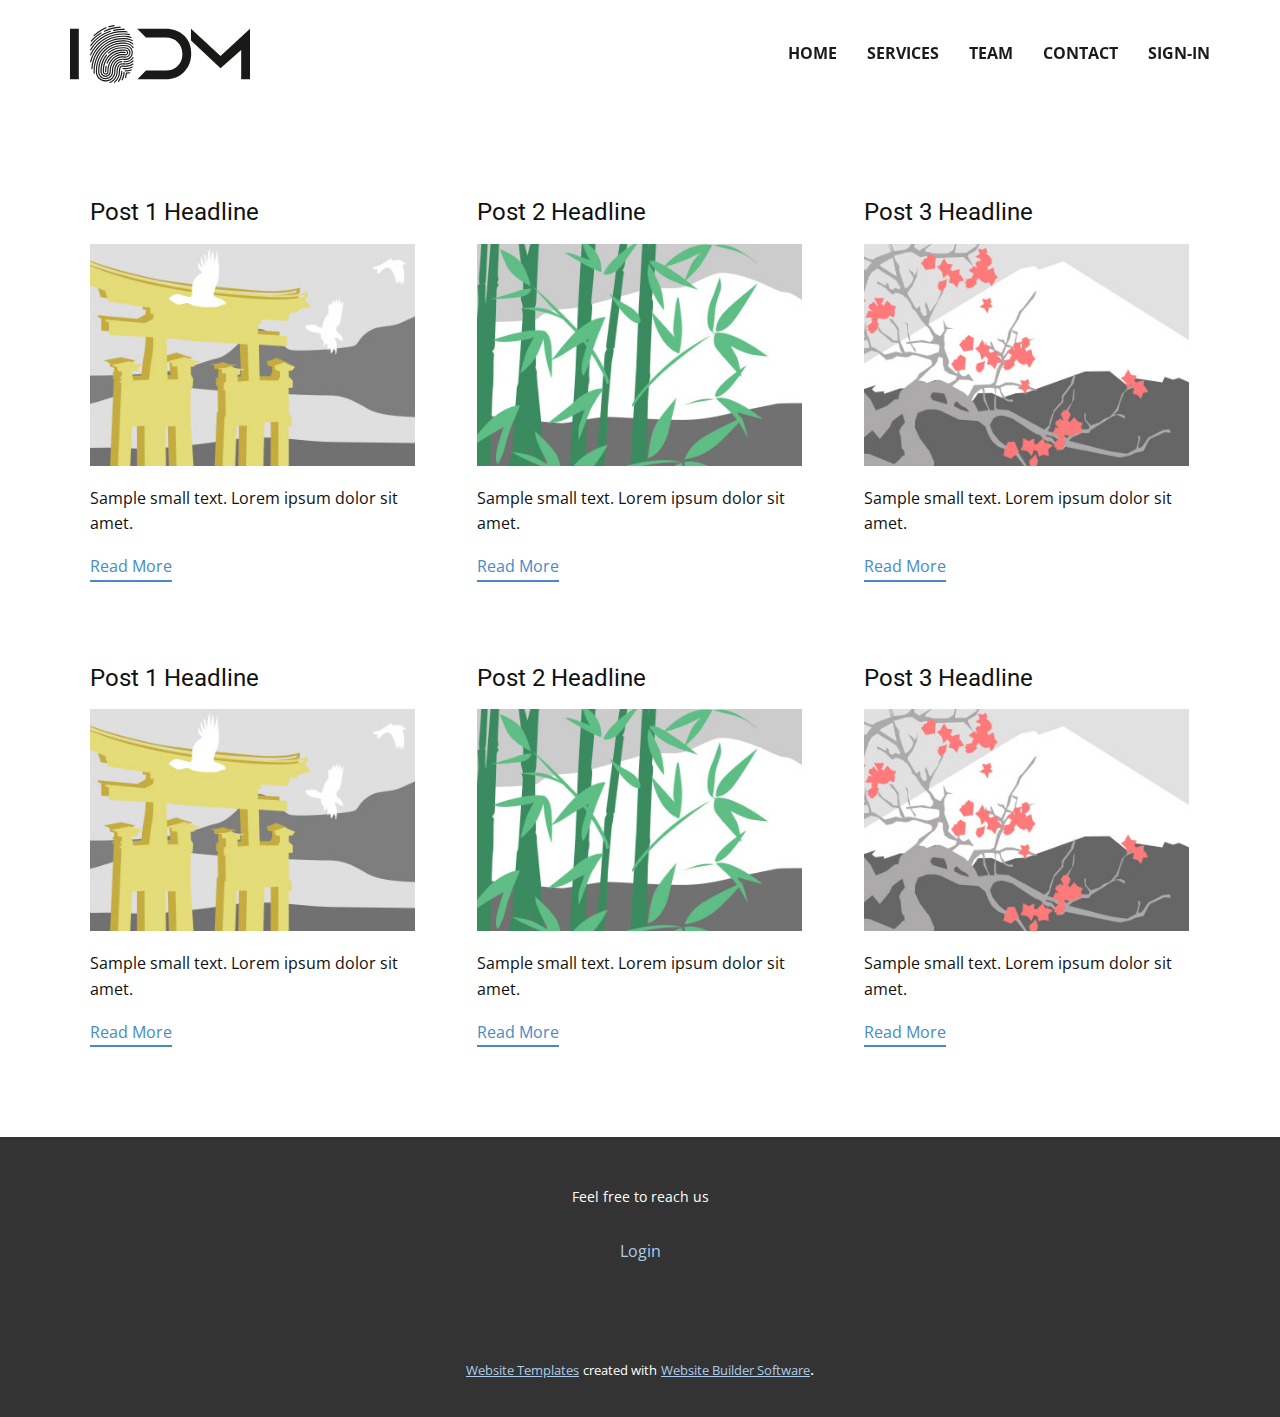
<file: blog/blog.html>
<html style="font-size: 16px;"><head>
    <meta name="viewport" content="width=device-width, initial-scale=1.0">
    <meta charset="utf-8">
    <meta name="keywords" content="">
    <meta name="description" content="">
    <meta name="page_type" content="np-template-header-footer-from-plugin">
    <title>Blog Template</title>
    <link rel="stylesheet" href="../nicepage.css" media="screen">
<link rel="stylesheet" href="../Blog-Template.css" media="screen">
    <script class="u-script" type="text/javascript" src="../jquery.js" defer=""></script>
    <script class="u-script" type="text/javascript" src="../nicepage.js" defer=""></script>
    <meta name="generator" content="Nicepage 4.0.3, nicepage.com">
    <link id="u-theme-google-font" rel="stylesheet" href="https://fonts.googleapis.com/css?family=Roboto:100,100i,300,300i,400,400i,500,500i,700,700i,900,900i|Open+Sans:300,300i,400,400i,600,600i,700,700i,800,800i">
    
    
    <script type="application/ld+json">{
		"@context": "http://schema.org",
		"@type": "Organization",
		"name": "",
		"logo": "images/logo.svg"
}</script>
    <meta name="theme-color" content="#478ac9">
  </head>
  <body class="u-body"><header class="u-clearfix u-header u-sticky u-sticky-b8f2 u-header" id="sec-72c2"><div class="u-clearfix u-sheet u-sheet-1">
        <a href="../Home.html" data-page-id="206337733" class="u-image u-logo u-image-1" data-image-width="180" data-image-height="58" title="Home">
          <img src="../images/logo.svg" class="u-logo-image u-logo-image-1">
        </a>
        <nav class="u-menu u-menu-dropdown u-offcanvas u-menu-1">
          <div class="menu-collapse" style="font-size: 1rem; letter-spacing: 0px; font-weight: 700; text-transform: uppercase;">
            <a class="u-button-style u-custom-active-border-color u-custom-border u-custom-border-color u-custom-borders u-custom-hover-border-color u-custom-left-right-menu-spacing u-custom-padding-bottom u-custom-text-color u-custom-text-hover-color u-custom-top-bottom-menu-spacing u-nav-link u-text-active-palette-1-base u-text-hover-palette-2-base" href="#">
              <svg><use xmlns:xlink="http://www.w3.org/1999/xlink" xlink:href="#menu-hamburger"></use></svg>
              <svg version="1.1" xmlns="http://www.w3.org/2000/svg" xmlns:xlink="http://www.w3.org/1999/xlink"><defs><symbol id="menu-hamburger" viewBox="0 0 16 16" style="width: 16px; height: 16px;"><rect y="1" width="16" height="2"></rect><rect y="7" width="16" height="2"></rect><rect y="13" width="16" height="2"></rect>
</symbol>
</defs></svg>
            </a>
          </div>
          <div class="u-custom-menu u-nav-container">
            <ul class="u-nav u-spacing-30 u-unstyled u-nav-1"><li class="u-nav-item"><a class="u-border-2 u-border-active-palette-1-base u-border-hover-palette-1-base u-border-no-left u-border-no-right u-border-no-top u-button-style u-nav-link u-text-active-palette-1-base u-text-grey-90 u-text-hover-grey-90" href="../Home.html" style="padding: 10px 0px;">Home</a>
</li><li class="u-nav-item"><a class="u-border-2 u-border-active-palette-1-base u-border-hover-palette-1-base u-border-no-left u-border-no-right u-border-no-top u-button-style u-nav-link u-text-active-palette-1-base u-text-grey-90 u-text-hover-grey-90" href="../services.html" style="padding: 10px 0px;">Services</a>
</li><li class="u-nav-item"><a class="u-border-2 u-border-active-palette-1-base u-border-hover-palette-1-base u-border-no-left u-border-no-right u-border-no-top u-button-style u-nav-link u-text-active-palette-1-base u-text-grey-90 u-text-hover-grey-90" href="../Team.html" style="padding: 10px 0px;">Team</a>
</li><li class="u-nav-item"><a class="u-border-2 u-border-active-palette-1-base u-border-hover-palette-1-base u-border-no-left u-border-no-right u-border-no-top u-button-style u-nav-link u-text-active-palette-1-base u-text-grey-90 u-text-hover-grey-90" href="../Contact.html" style="padding: 10px 0px;">Contact</a>
</li><li class="u-nav-item"><a class="u-border-2 u-border-active-palette-1-base u-border-hover-palette-1-base u-border-no-left u-border-no-right u-border-no-top u-button-style u-nav-link u-text-active-palette-1-base u-text-grey-90 u-text-hover-grey-90" style="padding: 10px 0px;">Sign-in</a>
</li></ul>
          </div>
          <div class="u-custom-menu u-nav-container-collapse">
            <div class="u-black u-container-style u-inner-container-layout u-opacity u-opacity-95 u-sidenav">
              <div class="u-inner-container-layout u-sidenav-overflow">
                <div class="u-menu-close"></div>
                <ul class="u-align-center u-nav u-popupmenu-items u-unstyled u-nav-2"><li class="u-nav-item"><a class="u-button-style u-nav-link" href="../Home.html" style="padding: 10px 0px;">Home</a>
</li><li class="u-nav-item"><a class="u-button-style u-nav-link" href="../services.html" style="padding: 10px 0px;">Services</a>
</li><li class="u-nav-item"><a class="u-button-style u-nav-link" href="../Team.html" style="padding: 10px 0px;">Team</a>
</li><li class="u-nav-item"><a class="u-button-style u-nav-link" href="../Contact.html" style="padding: 10px 0px;">Contact</a>
</li><li class="u-nav-item"><a class="u-button-style u-nav-link" style="padding: 10px 0px;">Sign-in</a>
</li></ul>
              </div>
            </div>
            <div class="u-black u-menu-overlay u-opacity u-opacity-70"></div>
          </div>
        </nav>
      </div></header>
    <section class="u-clearfix u-section-1" id="sec-e142">
      <div class="u-clearfix u-sheet u-valign-middle u-sheet-1"><!--blog--><!--blog_options_json--><!--{"type":"Recent","source":"","tags":"","count":""}--><!--/blog_options_json-->
        <div class="u-blog u-expanded-width u-repeater u-repeater-1"><!--blog_post-->
          <div class="u-blog-post u-container-style u-repeater-item u-white u-repeater-item-1">
            <div class="u-container-layout u-similar-container u-valign-top u-container-layout-1"><!--blog_post_header-->
              <h4 class="u-blog-control u-text u-text-1">
                <a class="u-post-header-link" href="../blog/post-5.html"><!--blog_post_header_content-->Post 1 Headline<!--/blog_post_header_content--></a>
              </h4><!--/blog_post_header--><!--blog_post_image-->
              <a class="u-post-header-link" href="../blog/post-5.html"><img alt="" class="u-blog-control u-expanded-width u-image u-image-default u-image-1" src="[data-uri]"></a><!--/blog_post_image--><!--blog_post_content-->
              <div class="u-blog-control u-post-content u-text u-text-2 fr-view">Sample small text. Lorem ipsum dolor sit amet.</div><!--/blog_post_content--><!--blog_post_readmore-->
              <a href="../blog/post-5.html" class="u-blog-control u-border-2 u-border-palette-1-base u-btn u-btn-rectangle u-button-style u-none u-btn-1"><!--blog_post_readmore_content--><!--options_json--><!--{"content":""}--><!--/options_json-->Read More<!--/blog_post_readmore_content--></a><!--/blog_post_readmore-->
            </div>
          </div><div class="u-blog-post u-container-style u-repeater-item u-video-cover u-white">
            <div class="u-container-layout u-similar-container u-valign-top u-container-layout-2"><!--blog_post_header-->
              <h4 class="u-blog-control u-text u-text-3">
                <a class="u-post-header-link" href="../blog/post-4.html"><!--blog_post_header_content-->Post 2 Headline<!--/blog_post_header_content--></a>
              </h4><!--/blog_post_header--><!--blog_post_image-->
              <a class="u-post-header-link" href="../blog/post-4.html"><img alt="" class="u-blog-control u-expanded-width u-image u-image-default u-image-2" src="[data-uri]"></a><!--/blog_post_image--><!--blog_post_content-->
              <div class="u-blog-control u-post-content u-text u-text-4 fr-view">Sample small text. Lorem ipsum dolor sit amet.</div><!--/blog_post_content--><!--blog_post_readmore-->
              <a href="../blog/post-4.html" class="u-blog-control u-border-2 u-border-palette-1-base u-btn u-btn-rectangle u-button-style u-none u-btn-2"><!--blog_post_readmore_content--><!--options_json--><!--{"content":""}--><!--/options_json-->Read More<!--/blog_post_readmore_content--></a><!--/blog_post_readmore-->
            </div>
          </div><div class="u-blog-post u-container-style u-repeater-item u-video-cover u-white">
            <div class="u-container-layout u-similar-container u-valign-top u-container-layout-3"><!--blog_post_header-->
              <h4 class="u-blog-control u-text u-text-5">
                <a class="u-post-header-link" href="../blog/post-3.html"><!--blog_post_header_content-->Post 3 Headline<!--/blog_post_header_content--></a>
              </h4><!--/blog_post_header--><!--blog_post_image-->
              <a class="u-post-header-link" href="../blog/post-3.html"><img alt="" class="u-blog-control u-expanded-width u-image u-image-default u-image-3" src="[data-uri]"></a><!--/blog_post_image--><!--blog_post_content-->
              <div class="u-blog-control u-post-content u-text u-text-6 fr-view">Sample small text. Lorem ipsum dolor sit amet.</div><!--/blog_post_content--><!--blog_post_readmore-->
              <a href="../blog/post-3.html" class="u-blog-control u-border-2 u-border-palette-1-base u-btn u-btn-rectangle u-button-style u-none u-btn-3"><!--blog_post_readmore_content--><!--options_json--><!--{"content":""}--><!--/options_json-->Read More<!--/blog_post_readmore_content--></a><!--/blog_post_readmore-->
            </div>
          </div><div class="u-blog-post u-container-style u-repeater-item u-white u-repeater-item-1">
            <div class="u-container-layout u-similar-container u-valign-top u-container-layout-1"><!--blog_post_header-->
              <h4 class="u-blog-control u-text u-text-1">
                <a class="u-post-header-link" href="../blog/post-2.html"><!--blog_post_header_content-->Post 1 Headline<!--/blog_post_header_content--></a>
              </h4><!--/blog_post_header--><!--blog_post_image-->
              <a class="u-post-header-link" href="../blog/post-2.html"><img alt="" class="u-blog-control u-expanded-width u-image u-image-default u-image-1" src="[data-uri]"></a><!--/blog_post_image--><!--blog_post_content-->
              <div class="u-blog-control u-post-content u-text u-text-2 fr-view">Sample small text. Lorem ipsum dolor sit amet.</div><!--/blog_post_content--><!--blog_post_readmore-->
              <a href="../blog/post-2.html" class="u-blog-control u-border-2 u-border-palette-1-base u-btn u-btn-rectangle u-button-style u-none u-btn-1"><!--blog_post_readmore_content--><!--options_json--><!--{"content":""}--><!--/options_json-->Read More<!--/blog_post_readmore_content--></a><!--/blog_post_readmore-->
            </div>
          </div><div class="u-blog-post u-container-style u-repeater-item u-video-cover u-white">
            <div class="u-container-layout u-similar-container u-valign-top u-container-layout-2"><!--blog_post_header-->
              <h4 class="u-blog-control u-text u-text-3">
                <a class="u-post-header-link" href="../blog/post-1.html"><!--blog_post_header_content-->Post 2 Headline<!--/blog_post_header_content--></a>
              </h4><!--/blog_post_header--><!--blog_post_image-->
              <a class="u-post-header-link" href="../blog/post-1.html"><img alt="" class="u-blog-control u-expanded-width u-image u-image-default u-image-2" src="[data-uri]"></a><!--/blog_post_image--><!--blog_post_content-->
              <div class="u-blog-control u-post-content u-text u-text-4 fr-view">Sample small text. Lorem ipsum dolor sit amet.</div><!--/blog_post_content--><!--blog_post_readmore-->
              <a href="../blog/post-1.html" class="u-blog-control u-border-2 u-border-palette-1-base u-btn u-btn-rectangle u-button-style u-none u-btn-2"><!--blog_post_readmore_content--><!--options_json--><!--{"content":""}--><!--/options_json-->Read More<!--/blog_post_readmore_content--></a><!--/blog_post_readmore-->
            </div>
          </div><div class="u-blog-post u-container-style u-repeater-item u-video-cover u-white">
            <div class="u-container-layout u-similar-container u-valign-top u-container-layout-3"><!--blog_post_header-->
              <h4 class="u-blog-control u-text u-text-5">
                <a class="u-post-header-link" href="../blog/post.html"><!--blog_post_header_content-->Post 3 Headline<!--/blog_post_header_content--></a>
              </h4><!--/blog_post_header--><!--blog_post_image-->
              <a class="u-post-header-link" href="../blog/post.html"><img alt="" class="u-blog-control u-expanded-width u-image u-image-default u-image-3" src="[data-uri]"></a><!--/blog_post_image--><!--blog_post_content-->
              <div class="u-blog-control u-post-content u-text u-text-6 fr-view">Sample small text. Lorem ipsum dolor sit amet.</div><!--/blog_post_content--><!--blog_post_readmore-->
              <a href="../blog/post.html" class="u-blog-control u-border-2 u-border-palette-1-base u-btn u-btn-rectangle u-button-style u-none u-btn-3"><!--blog_post_readmore_content--><!--options_json--><!--{"content":""}--><!--/options_json-->Read More<!--/blog_post_readmore_content--></a><!--/blog_post_readmore-->
            </div>
          </div><!--/blog_post--><!--blog_post-->
          <!--/blog_post--><!--blog_post-->
          <!--/blog_post-->
        </div><!--/blog-->
      </div>
    </section>
    
    
    <footer class="u-align-center u-clearfix u-footer u-grey-80 u-footer" id="sec-9cc8"><div class="u-clearfix u-sheet u-sheet-1">
        <p class="u-small-text u-text u-text-variant u-text-1">Feel free to reach us</p>
        <a class="u-login u-login-1">Login</a>
      </div></footer>
    <section class="u-backlink u-clearfix u-grey-80">
      <a class="u-link" href="https://nicepage.com/website-templates" target="_blank">
        <span>Website Templates</span>
      </a>
      <p class="u-text">
        <span>created with</span>
      </p>
      <a class="u-link" href="" target="_blank">
        <span>Website Builder Software</span>
      </a>. 
    </section>
  
</body></html>
</file>
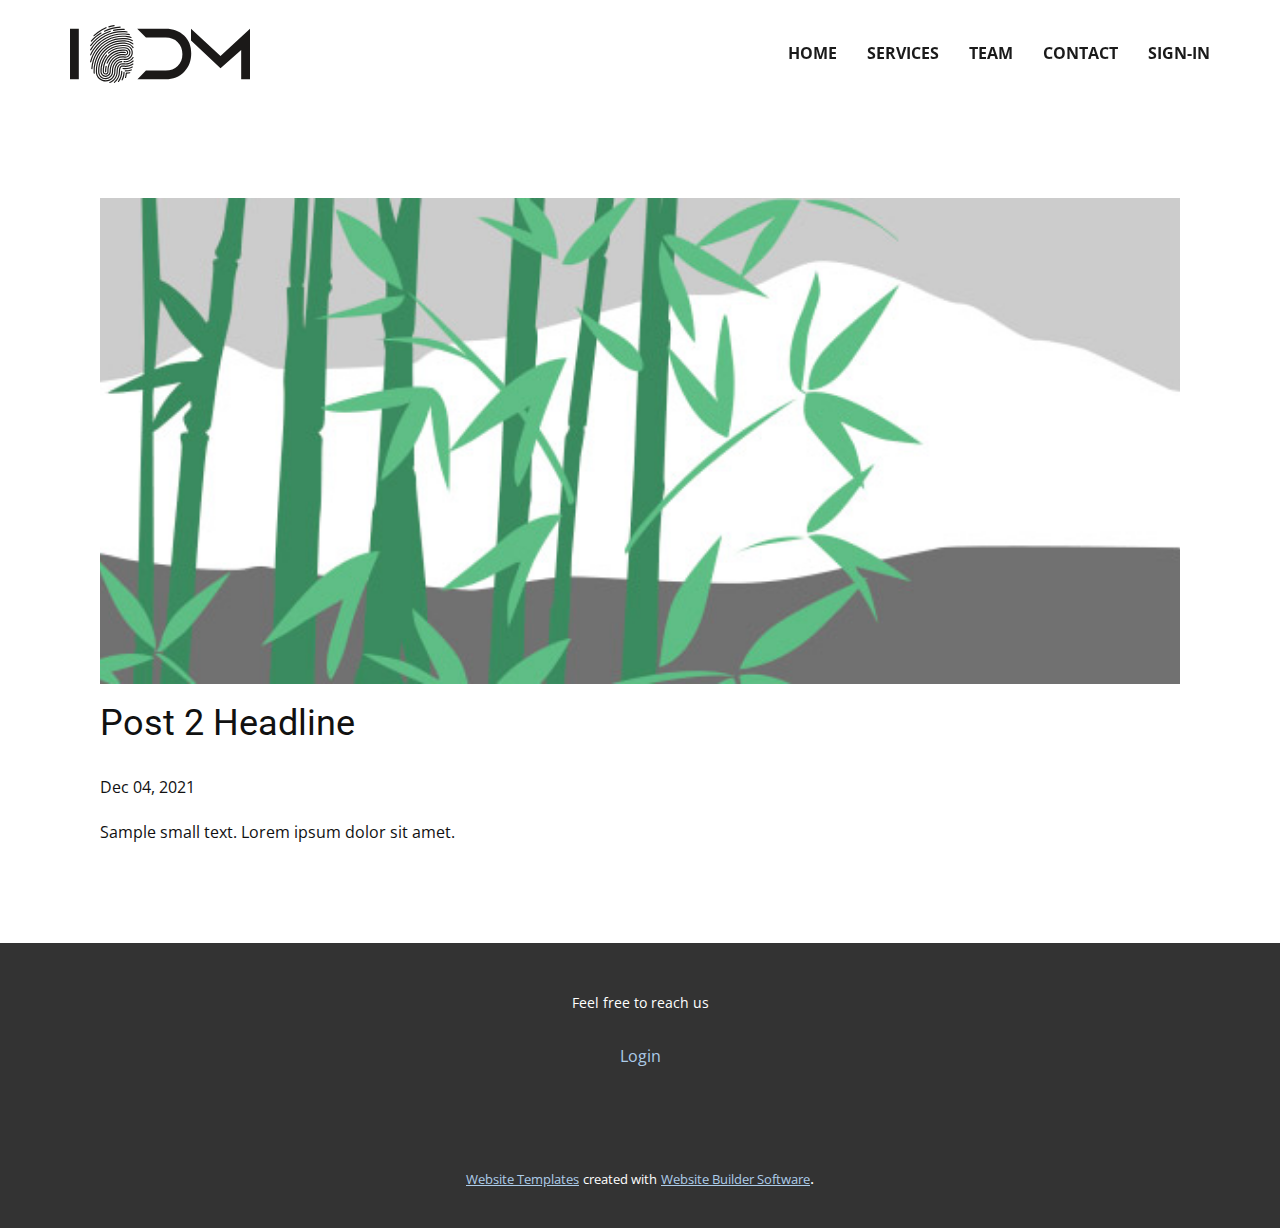
<file: blog/post-1.html>
<!doctype html>
<html style="font-size: 16px;"><head>
    <meta name="viewport" content="width=device-width, initial-scale=1.0">
    <meta charset="utf-8">
    <meta name="keywords" content="Post 1 Headline">
    <meta name="description" content="">
    <meta name="page_type" content="np-template-header-footer-from-plugin">
    <title>Post 2 Headline</title>
    <link rel="stylesheet" href="../nicepage.css" media="screen">
<link rel="stylesheet" href="../Post-Template.css" media="screen">
    <script class="u-script" type="text/javascript" src="../jquery.js" defer=""></script>
    <script class="u-script" type="text/javascript" src="../nicepage.js" defer=""></script>
    <meta name="generator" content="Nicepage 4.0.3, nicepage.com">
    <link id="u-theme-google-font" rel="stylesheet" href="https://fonts.googleapis.com/css?family=Roboto:100,100i,300,300i,400,400i,500,500i,700,700i,900,900i|Open+Sans:300,300i,400,400i,600,600i,700,700i,800,800i">
    
    
    <script type="application/ld+json">{
		"@context": "http://schema.org",
		"@type": "Organization",
		"name": "",
		"logo": "images/logo.svg"
}</script>
    <meta name="theme-color" content="#478ac9">
  </head>
  <body class="u-body"><header class="u-clearfix u-header u-sticky u-sticky-b8f2 u-header" id="sec-72c2"><div class="u-clearfix u-sheet u-sheet-1">
        <a href="../Home.html" data-page-id="206337733" class="u-image u-logo u-image-1" data-image-width="180" data-image-height="58" title="Home">
          <img src="../images/logo.svg" class="u-logo-image u-logo-image-1">
        </a>
        <nav class="u-menu u-menu-dropdown u-offcanvas u-menu-1">
          <div class="menu-collapse" style="font-size: 1rem; letter-spacing: 0px; font-weight: 700; text-transform: uppercase;">
            <a class="u-button-style u-custom-active-border-color u-custom-border u-custom-border-color u-custom-borders u-custom-hover-border-color u-custom-left-right-menu-spacing u-custom-padding-bottom u-custom-text-color u-custom-text-hover-color u-custom-top-bottom-menu-spacing u-nav-link u-text-active-palette-1-base u-text-hover-palette-2-base" href="#">
              <svg><use xmlns:xlink="http://www.w3.org/1999/xlink" xlink:href="#menu-hamburger"></use></svg>
              <svg version="1.1" xmlns="http://www.w3.org/2000/svg" xmlns:xlink="http://www.w3.org/1999/xlink"><defs><symbol id="menu-hamburger" viewBox="0 0 16 16" style="width: 16px; height: 16px;"><rect y="1" width="16" height="2"></rect><rect y="7" width="16" height="2"></rect><rect y="13" width="16" height="2"></rect>
</symbol>
</defs></svg>
            </a>
          </div>
          <div class="u-custom-menu u-nav-container">
            <ul class="u-nav u-spacing-30 u-unstyled u-nav-1"><li class="u-nav-item"><a class="u-border-2 u-border-active-palette-1-base u-border-hover-palette-1-base u-border-no-left u-border-no-right u-border-no-top u-button-style u-nav-link u-text-active-palette-1-base u-text-grey-90 u-text-hover-grey-90" href="../Home.html" style="padding: 10px 0px;">Home</a>
</li><li class="u-nav-item"><a class="u-border-2 u-border-active-palette-1-base u-border-hover-palette-1-base u-border-no-left u-border-no-right u-border-no-top u-button-style u-nav-link u-text-active-palette-1-base u-text-grey-90 u-text-hover-grey-90" href="../services.html" style="padding: 10px 0px;">Services</a>
</li><li class="u-nav-item"><a class="u-border-2 u-border-active-palette-1-base u-border-hover-palette-1-base u-border-no-left u-border-no-right u-border-no-top u-button-style u-nav-link u-text-active-palette-1-base u-text-grey-90 u-text-hover-grey-90" href="../Team.html" style="padding: 10px 0px;">Team</a>
</li><li class="u-nav-item"><a class="u-border-2 u-border-active-palette-1-base u-border-hover-palette-1-base u-border-no-left u-border-no-right u-border-no-top u-button-style u-nav-link u-text-active-palette-1-base u-text-grey-90 u-text-hover-grey-90" href="../Contact.html" style="padding: 10px 0px;">Contact</a>
</li><li class="u-nav-item"><a class="u-border-2 u-border-active-palette-1-base u-border-hover-palette-1-base u-border-no-left u-border-no-right u-border-no-top u-button-style u-nav-link u-text-active-palette-1-base u-text-grey-90 u-text-hover-grey-90" style="padding: 10px 0px;">Sign-in</a>
</li></ul>
          </div>
          <div class="u-custom-menu u-nav-container-collapse">
            <div class="u-black u-container-style u-inner-container-layout u-opacity u-opacity-95 u-sidenav">
              <div class="u-inner-container-layout u-sidenav-overflow">
                <div class="u-menu-close"></div>
                <ul class="u-align-center u-nav u-popupmenu-items u-unstyled u-nav-2"><li class="u-nav-item"><a class="u-button-style u-nav-link" href="../Home.html" style="padding: 10px 0px;">Home</a>
</li><li class="u-nav-item"><a class="u-button-style u-nav-link" href="../services.html" style="padding: 10px 0px;">Services</a>
</li><li class="u-nav-item"><a class="u-button-style u-nav-link" href="../Team.html" style="padding: 10px 0px;">Team</a>
</li><li class="u-nav-item"><a class="u-button-style u-nav-link" href="../Contact.html" style="padding: 10px 0px;">Contact</a>
</li><li class="u-nav-item"><a class="u-button-style u-nav-link" style="padding: 10px 0px;">Sign-in</a>
</li></ul>
              </div>
            </div>
            <div class="u-black u-menu-overlay u-opacity u-opacity-70"></div>
          </div>
        </nav>
      </div></header>
    <section class="u-align-center u-clearfix u-section-1" id="sec-6502">
      <div class="u-clearfix u-sheet u-valign-middle-md u-valign-middle-sm u-valign-middle-xs u-sheet-1"><!--post_details--><!--post_details_options_json--><!--{"source":""}--><!--/post_details_options_json--><!--blog_post-->
        <div class="u-container-style u-expanded-width u-post-details u-post-details-1">
          <div class="u-container-layout u-valign-middle u-container-layout-1"><!--blog_post_image-->
            <img alt="" class="u-blog-control u-expanded-width u-image u-image-default u-image-1" src="[data-uri]"><!--/blog_post_image--><!--blog_post_header-->
            <h2 class="u-blog-control u-text u-text-1">Post 2 Headline</h2><!--/blog_post_header--><!--blog_post_metadata-->
            <div class="u-blog-control u-metadata u-metadata-1"><!--blog_post_metadata_date-->
              <span class="u-meta-date u-meta-icon">Dec 04, 2021</span><!--/blog_post_metadata_date--><!--blog_post_metadata_category-->
              <!--/blog_post_metadata_category--><!--blog_post_metadata_comments-->
              <!--/blog_post_metadata_comments-->
            </div><!--/blog_post_metadata--><!--blog_post_content-->
            <div class="u-align-justify u-blog-control u-post-content u-text u-text-2 fr-view">
  Sample small text. Lorem ipsum dolor sit amet.
  </div><!--/blog_post_content-->
          </div>
        </div><!--/blog_post--><!--/post_details-->
      </div>
    </section>
    
    
    <footer class="u-align-center u-clearfix u-footer u-grey-80 u-footer" id="sec-9cc8"><div class="u-clearfix u-sheet u-sheet-1">
        <p class="u-small-text u-text u-text-variant u-text-1">Feel free to reach us</p>
        <a class="u-login u-login-1">Login</a>
      </div></footer>
    <section class="u-backlink u-clearfix u-grey-80">
      <a class="u-link" href="https://nicepage.com/website-templates" target="_blank">
        <span>Website Templates</span>
      </a>
      <p class="u-text">
        <span>created with</span>
      </p>
      <a class="u-link" href="" target="_blank">
        <span>Website Builder Software</span>
      </a>. 
    </section>
  
</body></html>
</file>
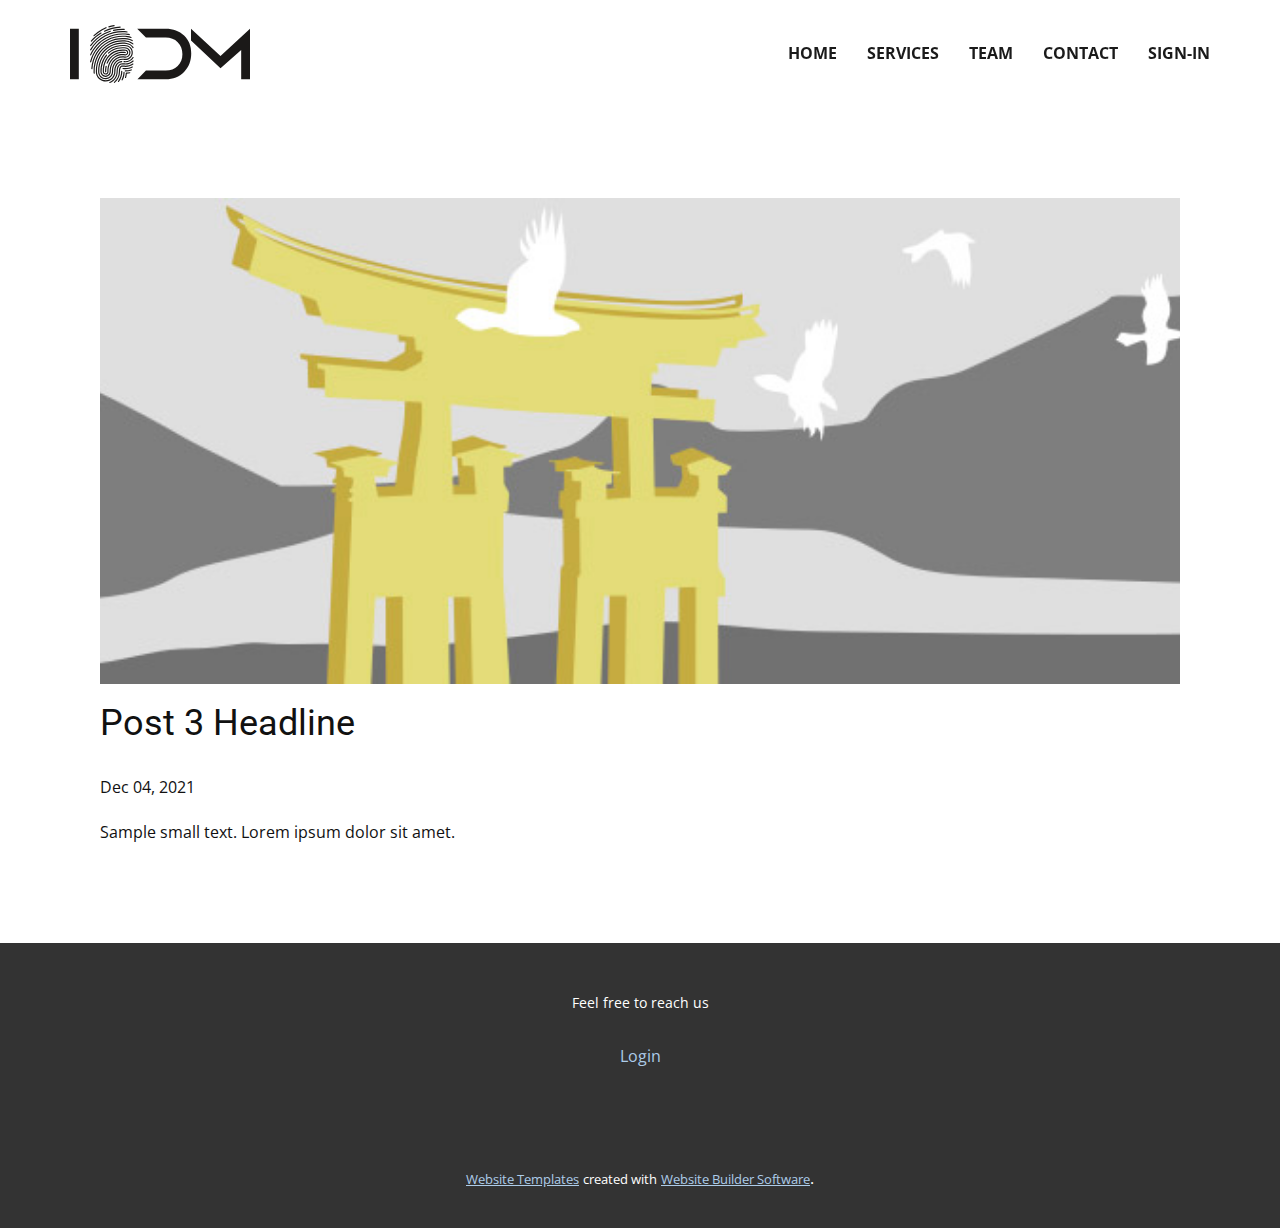
<file: blog/post-2.html>
<!doctype html>
<html style="font-size: 16px;"><head>
    <meta name="viewport" content="width=device-width, initial-scale=1.0">
    <meta charset="utf-8">
    <meta name="keywords" content="Post 1 Headline">
    <meta name="description" content="">
    <meta name="page_type" content="np-template-header-footer-from-plugin">
    <title>Post 3 Headline</title>
    <link rel="stylesheet" href="../nicepage.css" media="screen">
<link rel="stylesheet" href="../Post-Template.css" media="screen">
    <script class="u-script" type="text/javascript" src="../jquery.js" defer=""></script>
    <script class="u-script" type="text/javascript" src="../nicepage.js" defer=""></script>
    <meta name="generator" content="Nicepage 4.0.3, nicepage.com">
    <link id="u-theme-google-font" rel="stylesheet" href="https://fonts.googleapis.com/css?family=Roboto:100,100i,300,300i,400,400i,500,500i,700,700i,900,900i|Open+Sans:300,300i,400,400i,600,600i,700,700i,800,800i">
    
    
    <script type="application/ld+json">{
		"@context": "http://schema.org",
		"@type": "Organization",
		"name": "",
		"logo": "images/logo.svg"
}</script>
    <meta name="theme-color" content="#478ac9">
  </head>
  <body class="u-body"><header class="u-clearfix u-header u-sticky u-sticky-b8f2 u-header" id="sec-72c2"><div class="u-clearfix u-sheet u-sheet-1">
        <a href="../Home.html" data-page-id="206337733" class="u-image u-logo u-image-1" data-image-width="180" data-image-height="58" title="Home">
          <img src="../images/logo.svg" class="u-logo-image u-logo-image-1">
        </a>
        <nav class="u-menu u-menu-dropdown u-offcanvas u-menu-1">
          <div class="menu-collapse" style="font-size: 1rem; letter-spacing: 0px; font-weight: 700; text-transform: uppercase;">
            <a class="u-button-style u-custom-active-border-color u-custom-border u-custom-border-color u-custom-borders u-custom-hover-border-color u-custom-left-right-menu-spacing u-custom-padding-bottom u-custom-text-color u-custom-text-hover-color u-custom-top-bottom-menu-spacing u-nav-link u-text-active-palette-1-base u-text-hover-palette-2-base" href="#">
              <svg><use xmlns:xlink="http://www.w3.org/1999/xlink" xlink:href="#menu-hamburger"></use></svg>
              <svg version="1.1" xmlns="http://www.w3.org/2000/svg" xmlns:xlink="http://www.w3.org/1999/xlink"><defs><symbol id="menu-hamburger" viewBox="0 0 16 16" style="width: 16px; height: 16px;"><rect y="1" width="16" height="2"></rect><rect y="7" width="16" height="2"></rect><rect y="13" width="16" height="2"></rect>
</symbol>
</defs></svg>
            </a>
          </div>
          <div class="u-custom-menu u-nav-container">
            <ul class="u-nav u-spacing-30 u-unstyled u-nav-1"><li class="u-nav-item"><a class="u-border-2 u-border-active-palette-1-base u-border-hover-palette-1-base u-border-no-left u-border-no-right u-border-no-top u-button-style u-nav-link u-text-active-palette-1-base u-text-grey-90 u-text-hover-grey-90" href="../Home.html" style="padding: 10px 0px;">Home</a>
</li><li class="u-nav-item"><a class="u-border-2 u-border-active-palette-1-base u-border-hover-palette-1-base u-border-no-left u-border-no-right u-border-no-top u-button-style u-nav-link u-text-active-palette-1-base u-text-grey-90 u-text-hover-grey-90" href="../services.html" style="padding: 10px 0px;">Services</a>
</li><li class="u-nav-item"><a class="u-border-2 u-border-active-palette-1-base u-border-hover-palette-1-base u-border-no-left u-border-no-right u-border-no-top u-button-style u-nav-link u-text-active-palette-1-base u-text-grey-90 u-text-hover-grey-90" href="../Team.html" style="padding: 10px 0px;">Team</a>
</li><li class="u-nav-item"><a class="u-border-2 u-border-active-palette-1-base u-border-hover-palette-1-base u-border-no-left u-border-no-right u-border-no-top u-button-style u-nav-link u-text-active-palette-1-base u-text-grey-90 u-text-hover-grey-90" href="../Contact.html" style="padding: 10px 0px;">Contact</a>
</li><li class="u-nav-item"><a class="u-border-2 u-border-active-palette-1-base u-border-hover-palette-1-base u-border-no-left u-border-no-right u-border-no-top u-button-style u-nav-link u-text-active-palette-1-base u-text-grey-90 u-text-hover-grey-90" style="padding: 10px 0px;">Sign-in</a>
</li></ul>
          </div>
          <div class="u-custom-menu u-nav-container-collapse">
            <div class="u-black u-container-style u-inner-container-layout u-opacity u-opacity-95 u-sidenav">
              <div class="u-inner-container-layout u-sidenav-overflow">
                <div class="u-menu-close"></div>
                <ul class="u-align-center u-nav u-popupmenu-items u-unstyled u-nav-2"><li class="u-nav-item"><a class="u-button-style u-nav-link" href="../Home.html" style="padding: 10px 0px;">Home</a>
</li><li class="u-nav-item"><a class="u-button-style u-nav-link" href="../services.html" style="padding: 10px 0px;">Services</a>
</li><li class="u-nav-item"><a class="u-button-style u-nav-link" href="../Team.html" style="padding: 10px 0px;">Team</a>
</li><li class="u-nav-item"><a class="u-button-style u-nav-link" href="../Contact.html" style="padding: 10px 0px;">Contact</a>
</li><li class="u-nav-item"><a class="u-button-style u-nav-link" style="padding: 10px 0px;">Sign-in</a>
</li></ul>
              </div>
            </div>
            <div class="u-black u-menu-overlay u-opacity u-opacity-70"></div>
          </div>
        </nav>
      </div></header>
    <section class="u-align-center u-clearfix u-section-1" id="sec-6502">
      <div class="u-clearfix u-sheet u-valign-middle-md u-valign-middle-sm u-valign-middle-xs u-sheet-1"><!--post_details--><!--post_details_options_json--><!--{"source":""}--><!--/post_details_options_json--><!--blog_post-->
        <div class="u-container-style u-expanded-width u-post-details u-post-details-1">
          <div class="u-container-layout u-valign-middle u-container-layout-1"><!--blog_post_image-->
            <img alt="" class="u-blog-control u-expanded-width u-image u-image-default u-image-1" src="[data-uri]"><!--/blog_post_image--><!--blog_post_header-->
            <h2 class="u-blog-control u-text u-text-1">Post 3 Headline</h2><!--/blog_post_header--><!--blog_post_metadata-->
            <div class="u-blog-control u-metadata u-metadata-1"><!--blog_post_metadata_date-->
              <span class="u-meta-date u-meta-icon">Dec 04, 2021</span><!--/blog_post_metadata_date--><!--blog_post_metadata_category-->
              <!--/blog_post_metadata_category--><!--blog_post_metadata_comments-->
              <!--/blog_post_metadata_comments-->
            </div><!--/blog_post_metadata--><!--blog_post_content-->
            <div class="u-align-justify u-blog-control u-post-content u-text u-text-2 fr-view">
  Sample small text. Lorem ipsum dolor sit amet.
  </div><!--/blog_post_content-->
          </div>
        </div><!--/blog_post--><!--/post_details-->
      </div>
    </section>
    
    
    <footer class="u-align-center u-clearfix u-footer u-grey-80 u-footer" id="sec-9cc8"><div class="u-clearfix u-sheet u-sheet-1">
        <p class="u-small-text u-text u-text-variant u-text-1">Feel free to reach us</p>
        <a class="u-login u-login-1">Login</a>
      </div></footer>
    <section class="u-backlink u-clearfix u-grey-80">
      <a class="u-link" href="https://nicepage.com/website-templates" target="_blank">
        <span>Website Templates</span>
      </a>
      <p class="u-text">
        <span>created with</span>
      </p>
      <a class="u-link" href="" target="_blank">
        <span>Website Builder Software</span>
      </a>. 
    </section>
  
</body></html>
</file>
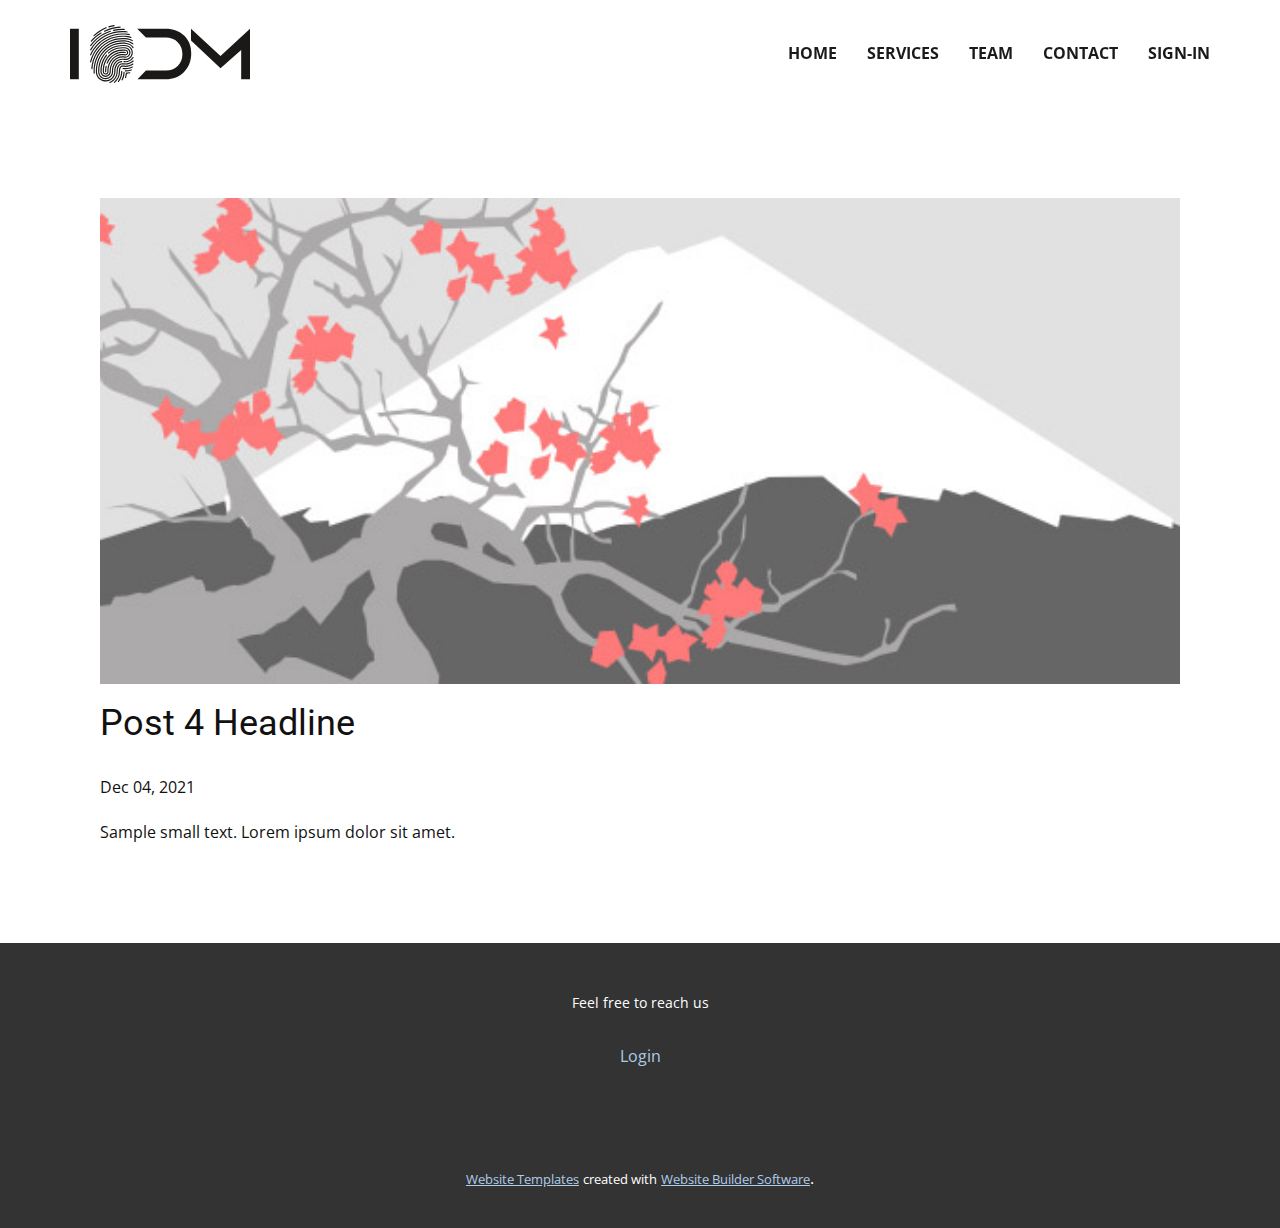
<file: blog/post-3.html>
<!doctype html>
<html style="font-size: 16px;"><head>
    <meta name="viewport" content="width=device-width, initial-scale=1.0">
    <meta charset="utf-8">
    <meta name="keywords" content="Post 1 Headline">
    <meta name="description" content="">
    <meta name="page_type" content="np-template-header-footer-from-plugin">
    <title>Post 4 Headline</title>
    <link rel="stylesheet" href="../nicepage.css" media="screen">
<link rel="stylesheet" href="../Post-Template.css" media="screen">
    <script class="u-script" type="text/javascript" src="../jquery.js" defer=""></script>
    <script class="u-script" type="text/javascript" src="../nicepage.js" defer=""></script>
    <meta name="generator" content="Nicepage 4.0.3, nicepage.com">
    <link id="u-theme-google-font" rel="stylesheet" href="https://fonts.googleapis.com/css?family=Roboto:100,100i,300,300i,400,400i,500,500i,700,700i,900,900i|Open+Sans:300,300i,400,400i,600,600i,700,700i,800,800i">
    
    
    <script type="application/ld+json">{
		"@context": "http://schema.org",
		"@type": "Organization",
		"name": "",
		"logo": "images/logo.svg"
}</script>
    <meta name="theme-color" content="#478ac9">
  </head>
  <body class="u-body"><header class="u-clearfix u-header u-sticky u-sticky-b8f2 u-header" id="sec-72c2"><div class="u-clearfix u-sheet u-sheet-1">
        <a href="../Home.html" data-page-id="206337733" class="u-image u-logo u-image-1" data-image-width="180" data-image-height="58" title="Home">
          <img src="../images/logo.svg" class="u-logo-image u-logo-image-1">
        </a>
        <nav class="u-menu u-menu-dropdown u-offcanvas u-menu-1">
          <div class="menu-collapse" style="font-size: 1rem; letter-spacing: 0px; font-weight: 700; text-transform: uppercase;">
            <a class="u-button-style u-custom-active-border-color u-custom-border u-custom-border-color u-custom-borders u-custom-hover-border-color u-custom-left-right-menu-spacing u-custom-padding-bottom u-custom-text-color u-custom-text-hover-color u-custom-top-bottom-menu-spacing u-nav-link u-text-active-palette-1-base u-text-hover-palette-2-base" href="#">
              <svg><use xmlns:xlink="http://www.w3.org/1999/xlink" xlink:href="#menu-hamburger"></use></svg>
              <svg version="1.1" xmlns="http://www.w3.org/2000/svg" xmlns:xlink="http://www.w3.org/1999/xlink"><defs><symbol id="menu-hamburger" viewBox="0 0 16 16" style="width: 16px; height: 16px;"><rect y="1" width="16" height="2"></rect><rect y="7" width="16" height="2"></rect><rect y="13" width="16" height="2"></rect>
</symbol>
</defs></svg>
            </a>
          </div>
          <div class="u-custom-menu u-nav-container">
            <ul class="u-nav u-spacing-30 u-unstyled u-nav-1"><li class="u-nav-item"><a class="u-border-2 u-border-active-palette-1-base u-border-hover-palette-1-base u-border-no-left u-border-no-right u-border-no-top u-button-style u-nav-link u-text-active-palette-1-base u-text-grey-90 u-text-hover-grey-90" href="../Home.html" style="padding: 10px 0px;">Home</a>
</li><li class="u-nav-item"><a class="u-border-2 u-border-active-palette-1-base u-border-hover-palette-1-base u-border-no-left u-border-no-right u-border-no-top u-button-style u-nav-link u-text-active-palette-1-base u-text-grey-90 u-text-hover-grey-90" href="../services.html" style="padding: 10px 0px;">Services</a>
</li><li class="u-nav-item"><a class="u-border-2 u-border-active-palette-1-base u-border-hover-palette-1-base u-border-no-left u-border-no-right u-border-no-top u-button-style u-nav-link u-text-active-palette-1-base u-text-grey-90 u-text-hover-grey-90" href="../Team.html" style="padding: 10px 0px;">Team</a>
</li><li class="u-nav-item"><a class="u-border-2 u-border-active-palette-1-base u-border-hover-palette-1-base u-border-no-left u-border-no-right u-border-no-top u-button-style u-nav-link u-text-active-palette-1-base u-text-grey-90 u-text-hover-grey-90" href="../Contact.html" style="padding: 10px 0px;">Contact</a>
</li><li class="u-nav-item"><a class="u-border-2 u-border-active-palette-1-base u-border-hover-palette-1-base u-border-no-left u-border-no-right u-border-no-top u-button-style u-nav-link u-text-active-palette-1-base u-text-grey-90 u-text-hover-grey-90" style="padding: 10px 0px;">Sign-in</a>
</li></ul>
          </div>
          <div class="u-custom-menu u-nav-container-collapse">
            <div class="u-black u-container-style u-inner-container-layout u-opacity u-opacity-95 u-sidenav">
              <div class="u-inner-container-layout u-sidenav-overflow">
                <div class="u-menu-close"></div>
                <ul class="u-align-center u-nav u-popupmenu-items u-unstyled u-nav-2"><li class="u-nav-item"><a class="u-button-style u-nav-link" href="../Home.html" style="padding: 10px 0px;">Home</a>
</li><li class="u-nav-item"><a class="u-button-style u-nav-link" href="../services.html" style="padding: 10px 0px;">Services</a>
</li><li class="u-nav-item"><a class="u-button-style u-nav-link" href="../Team.html" style="padding: 10px 0px;">Team</a>
</li><li class="u-nav-item"><a class="u-button-style u-nav-link" href="../Contact.html" style="padding: 10px 0px;">Contact</a>
</li><li class="u-nav-item"><a class="u-button-style u-nav-link" style="padding: 10px 0px;">Sign-in</a>
</li></ul>
              </div>
            </div>
            <div class="u-black u-menu-overlay u-opacity u-opacity-70"></div>
          </div>
        </nav>
      </div></header>
    <section class="u-align-center u-clearfix u-section-1" id="sec-6502">
      <div class="u-clearfix u-sheet u-valign-middle-md u-valign-middle-sm u-valign-middle-xs u-sheet-1"><!--post_details--><!--post_details_options_json--><!--{"source":""}--><!--/post_details_options_json--><!--blog_post-->
        <div class="u-container-style u-expanded-width u-post-details u-post-details-1">
          <div class="u-container-layout u-valign-middle u-container-layout-1"><!--blog_post_image-->
            <img alt="" class="u-blog-control u-expanded-width u-image u-image-default u-image-1" src="[data-uri]"><!--/blog_post_image--><!--blog_post_header-->
            <h2 class="u-blog-control u-text u-text-1">Post 4 Headline</h2><!--/blog_post_header--><!--blog_post_metadata-->
            <div class="u-blog-control u-metadata u-metadata-1"><!--blog_post_metadata_date-->
              <span class="u-meta-date u-meta-icon">Dec 04, 2021</span><!--/blog_post_metadata_date--><!--blog_post_metadata_category-->
              <!--/blog_post_metadata_category--><!--blog_post_metadata_comments-->
              <!--/blog_post_metadata_comments-->
            </div><!--/blog_post_metadata--><!--blog_post_content-->
            <div class="u-align-justify u-blog-control u-post-content u-text u-text-2 fr-view">
  Sample small text. Lorem ipsum dolor sit amet.
  </div><!--/blog_post_content-->
          </div>
        </div><!--/blog_post--><!--/post_details-->
      </div>
    </section>
    
    
    <footer class="u-align-center u-clearfix u-footer u-grey-80 u-footer" id="sec-9cc8"><div class="u-clearfix u-sheet u-sheet-1">
        <p class="u-small-text u-text u-text-variant u-text-1">Feel free to reach us</p>
        <a class="u-login u-login-1">Login</a>
      </div></footer>
    <section class="u-backlink u-clearfix u-grey-80">
      <a class="u-link" href="https://nicepage.com/website-templates" target="_blank">
        <span>Website Templates</span>
      </a>
      <p class="u-text">
        <span>created with</span>
      </p>
      <a class="u-link" href="" target="_blank">
        <span>Website Builder Software</span>
      </a>. 
    </section>
  
</body></html>
</file>
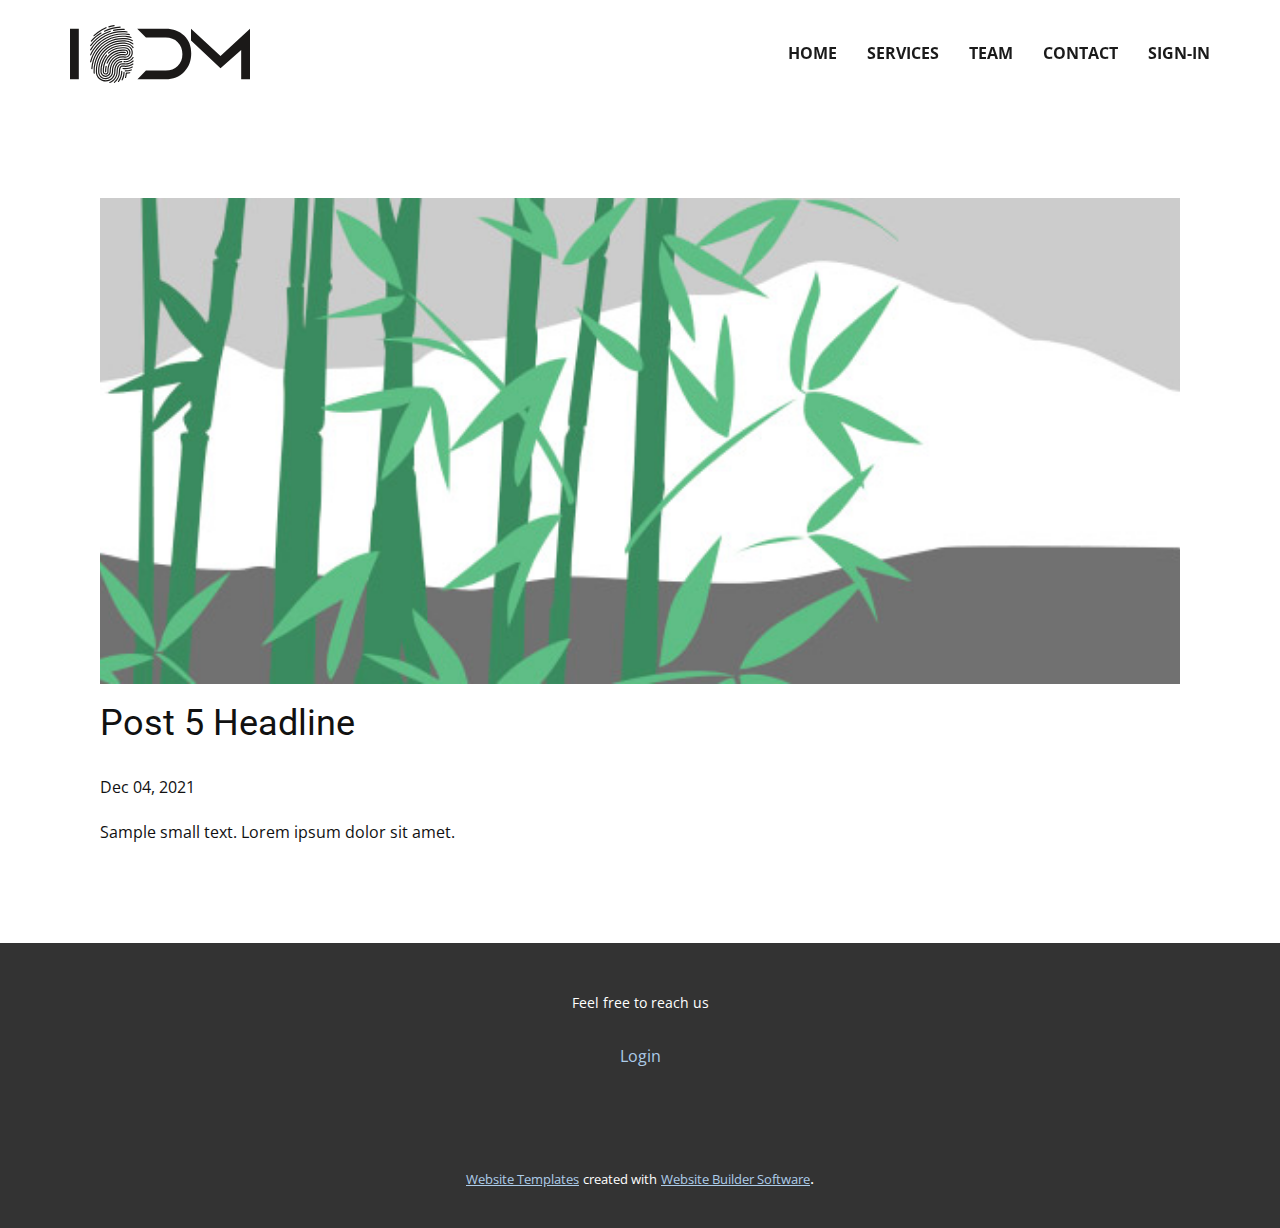
<file: blog/post-4.html>
<!doctype html>
<html style="font-size: 16px;"><head>
    <meta name="viewport" content="width=device-width, initial-scale=1.0">
    <meta charset="utf-8">
    <meta name="keywords" content="Post 1 Headline">
    <meta name="description" content="">
    <meta name="page_type" content="np-template-header-footer-from-plugin">
    <title>Post 5 Headline</title>
    <link rel="stylesheet" href="../nicepage.css" media="screen">
<link rel="stylesheet" href="../Post-Template.css" media="screen">
    <script class="u-script" type="text/javascript" src="../jquery.js" defer=""></script>
    <script class="u-script" type="text/javascript" src="../nicepage.js" defer=""></script>
    <meta name="generator" content="Nicepage 4.0.3, nicepage.com">
    <link id="u-theme-google-font" rel="stylesheet" href="https://fonts.googleapis.com/css?family=Roboto:100,100i,300,300i,400,400i,500,500i,700,700i,900,900i|Open+Sans:300,300i,400,400i,600,600i,700,700i,800,800i">
    
    
    <script type="application/ld+json">{
		"@context": "http://schema.org",
		"@type": "Organization",
		"name": "",
		"logo": "images/logo.svg"
}</script>
    <meta name="theme-color" content="#478ac9">
  </head>
  <body class="u-body"><header class="u-clearfix u-header u-sticky u-sticky-b8f2 u-header" id="sec-72c2"><div class="u-clearfix u-sheet u-sheet-1">
        <a href="../Home.html" data-page-id="206337733" class="u-image u-logo u-image-1" data-image-width="180" data-image-height="58" title="Home">
          <img src="../images/logo.svg" class="u-logo-image u-logo-image-1">
        </a>
        <nav class="u-menu u-menu-dropdown u-offcanvas u-menu-1">
          <div class="menu-collapse" style="font-size: 1rem; letter-spacing: 0px; font-weight: 700; text-transform: uppercase;">
            <a class="u-button-style u-custom-active-border-color u-custom-border u-custom-border-color u-custom-borders u-custom-hover-border-color u-custom-left-right-menu-spacing u-custom-padding-bottom u-custom-text-color u-custom-text-hover-color u-custom-top-bottom-menu-spacing u-nav-link u-text-active-palette-1-base u-text-hover-palette-2-base" href="#">
              <svg><use xmlns:xlink="http://www.w3.org/1999/xlink" xlink:href="#menu-hamburger"></use></svg>
              <svg version="1.1" xmlns="http://www.w3.org/2000/svg" xmlns:xlink="http://www.w3.org/1999/xlink"><defs><symbol id="menu-hamburger" viewBox="0 0 16 16" style="width: 16px; height: 16px;"><rect y="1" width="16" height="2"></rect><rect y="7" width="16" height="2"></rect><rect y="13" width="16" height="2"></rect>
</symbol>
</defs></svg>
            </a>
          </div>
          <div class="u-custom-menu u-nav-container">
            <ul class="u-nav u-spacing-30 u-unstyled u-nav-1"><li class="u-nav-item"><a class="u-border-2 u-border-active-palette-1-base u-border-hover-palette-1-base u-border-no-left u-border-no-right u-border-no-top u-button-style u-nav-link u-text-active-palette-1-base u-text-grey-90 u-text-hover-grey-90" href="../Home.html" style="padding: 10px 0px;">Home</a>
</li><li class="u-nav-item"><a class="u-border-2 u-border-active-palette-1-base u-border-hover-palette-1-base u-border-no-left u-border-no-right u-border-no-top u-button-style u-nav-link u-text-active-palette-1-base u-text-grey-90 u-text-hover-grey-90" href="../services.html" style="padding: 10px 0px;">Services</a>
</li><li class="u-nav-item"><a class="u-border-2 u-border-active-palette-1-base u-border-hover-palette-1-base u-border-no-left u-border-no-right u-border-no-top u-button-style u-nav-link u-text-active-palette-1-base u-text-grey-90 u-text-hover-grey-90" href="../Team.html" style="padding: 10px 0px;">Team</a>
</li><li class="u-nav-item"><a class="u-border-2 u-border-active-palette-1-base u-border-hover-palette-1-base u-border-no-left u-border-no-right u-border-no-top u-button-style u-nav-link u-text-active-palette-1-base u-text-grey-90 u-text-hover-grey-90" href="../Contact.html" style="padding: 10px 0px;">Contact</a>
</li><li class="u-nav-item"><a class="u-border-2 u-border-active-palette-1-base u-border-hover-palette-1-base u-border-no-left u-border-no-right u-border-no-top u-button-style u-nav-link u-text-active-palette-1-base u-text-grey-90 u-text-hover-grey-90" style="padding: 10px 0px;">Sign-in</a>
</li></ul>
          </div>
          <div class="u-custom-menu u-nav-container-collapse">
            <div class="u-black u-container-style u-inner-container-layout u-opacity u-opacity-95 u-sidenav">
              <div class="u-inner-container-layout u-sidenav-overflow">
                <div class="u-menu-close"></div>
                <ul class="u-align-center u-nav u-popupmenu-items u-unstyled u-nav-2"><li class="u-nav-item"><a class="u-button-style u-nav-link" href="../Home.html" style="padding: 10px 0px;">Home</a>
</li><li class="u-nav-item"><a class="u-button-style u-nav-link" href="../services.html" style="padding: 10px 0px;">Services</a>
</li><li class="u-nav-item"><a class="u-button-style u-nav-link" href="../Team.html" style="padding: 10px 0px;">Team</a>
</li><li class="u-nav-item"><a class="u-button-style u-nav-link" href="../Contact.html" style="padding: 10px 0px;">Contact</a>
</li><li class="u-nav-item"><a class="u-button-style u-nav-link" style="padding: 10px 0px;">Sign-in</a>
</li></ul>
              </div>
            </div>
            <div class="u-black u-menu-overlay u-opacity u-opacity-70"></div>
          </div>
        </nav>
      </div></header>
    <section class="u-align-center u-clearfix u-section-1" id="sec-6502">
      <div class="u-clearfix u-sheet u-valign-middle-md u-valign-middle-sm u-valign-middle-xs u-sheet-1"><!--post_details--><!--post_details_options_json--><!--{"source":""}--><!--/post_details_options_json--><!--blog_post-->
        <div class="u-container-style u-expanded-width u-post-details u-post-details-1">
          <div class="u-container-layout u-valign-middle u-container-layout-1"><!--blog_post_image-->
            <img alt="" class="u-blog-control u-expanded-width u-image u-image-default u-image-1" src="[data-uri]"><!--/blog_post_image--><!--blog_post_header-->
            <h2 class="u-blog-control u-text u-text-1">Post 5 Headline</h2><!--/blog_post_header--><!--blog_post_metadata-->
            <div class="u-blog-control u-metadata u-metadata-1"><!--blog_post_metadata_date-->
              <span class="u-meta-date u-meta-icon">Dec 04, 2021</span><!--/blog_post_metadata_date--><!--blog_post_metadata_category-->
              <!--/blog_post_metadata_category--><!--blog_post_metadata_comments-->
              <!--/blog_post_metadata_comments-->
            </div><!--/blog_post_metadata--><!--blog_post_content-->
            <div class="u-align-justify u-blog-control u-post-content u-text u-text-2 fr-view">
  Sample small text. Lorem ipsum dolor sit amet.
  </div><!--/blog_post_content-->
          </div>
        </div><!--/blog_post--><!--/post_details-->
      </div>
    </section>
    
    
    <footer class="u-align-center u-clearfix u-footer u-grey-80 u-footer" id="sec-9cc8"><div class="u-clearfix u-sheet u-sheet-1">
        <p class="u-small-text u-text u-text-variant u-text-1">Feel free to reach us</p>
        <a class="u-login u-login-1">Login</a>
      </div></footer>
    <section class="u-backlink u-clearfix u-grey-80">
      <a class="u-link" href="https://nicepage.com/website-templates" target="_blank">
        <span>Website Templates</span>
      </a>
      <p class="u-text">
        <span>created with</span>
      </p>
      <a class="u-link" href="" target="_blank">
        <span>Website Builder Software</span>
      </a>. 
    </section>
  
</body></html>
</file>
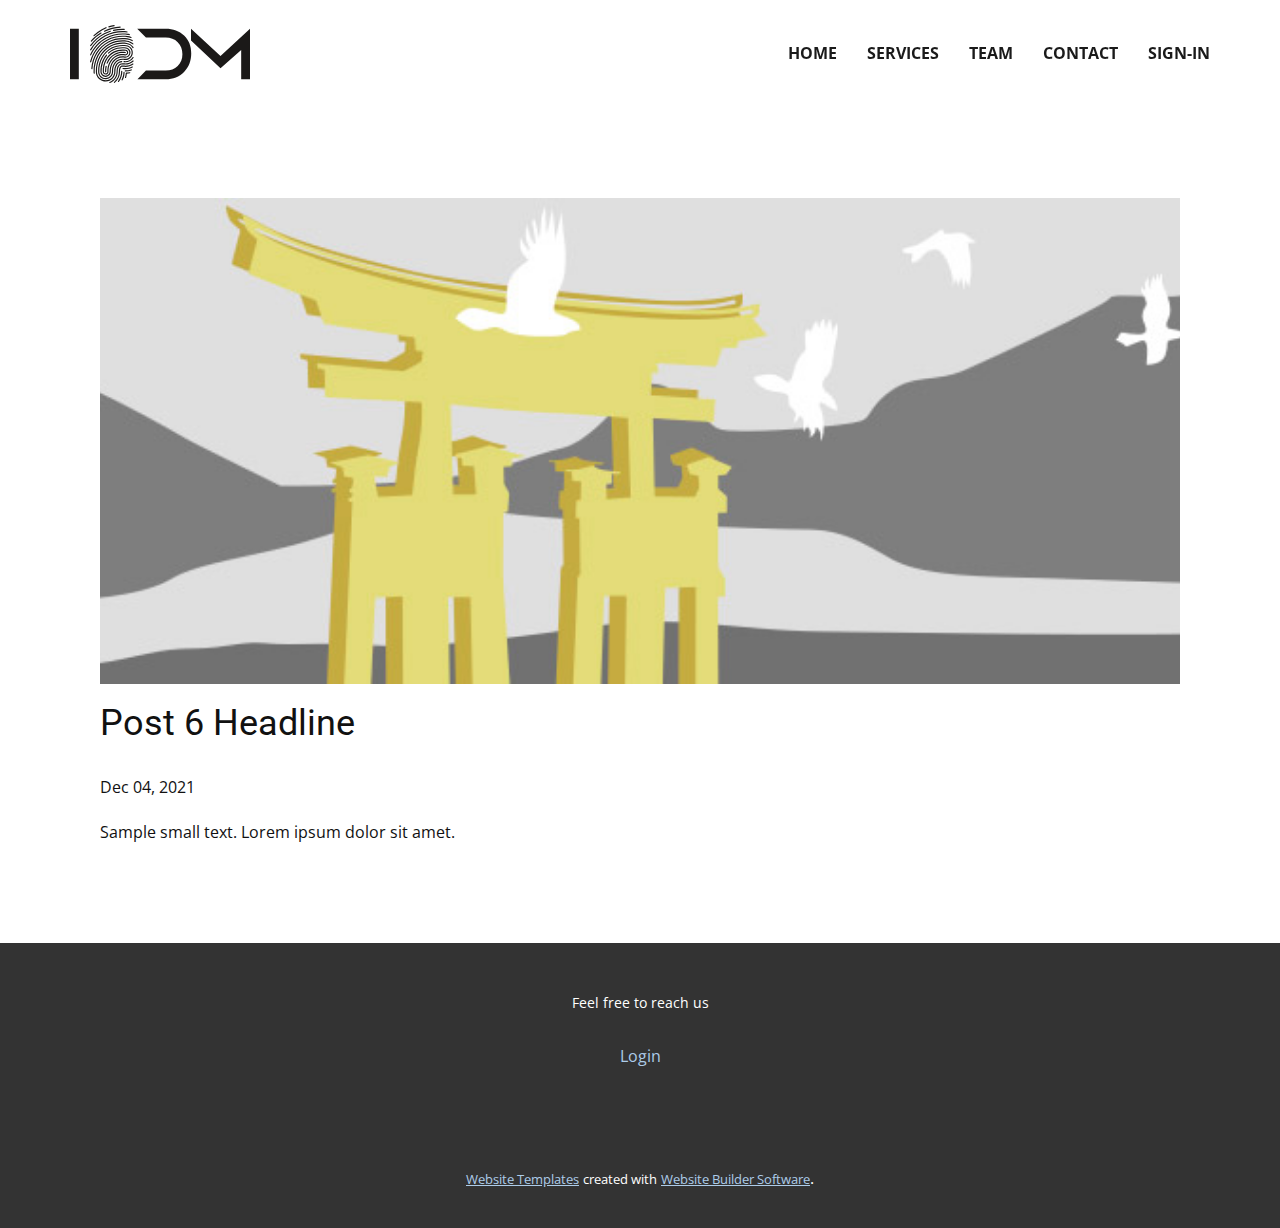
<file: blog/post-5.html>
<!doctype html>
<html style="font-size: 16px;"><head>
    <meta name="viewport" content="width=device-width, initial-scale=1.0">
    <meta charset="utf-8">
    <meta name="keywords" content="Post 1 Headline">
    <meta name="description" content="">
    <meta name="page_type" content="np-template-header-footer-from-plugin">
    <title>Post 6 Headline</title>
    <link rel="stylesheet" href="../nicepage.css" media="screen">
<link rel="stylesheet" href="../Post-Template.css" media="screen">
    <script class="u-script" type="text/javascript" src="../jquery.js" defer=""></script>
    <script class="u-script" type="text/javascript" src="../nicepage.js" defer=""></script>
    <meta name="generator" content="Nicepage 4.0.3, nicepage.com">
    <link id="u-theme-google-font" rel="stylesheet" href="https://fonts.googleapis.com/css?family=Roboto:100,100i,300,300i,400,400i,500,500i,700,700i,900,900i|Open+Sans:300,300i,400,400i,600,600i,700,700i,800,800i">
    
    
    <script type="application/ld+json">{
		"@context": "http://schema.org",
		"@type": "Organization",
		"name": "",
		"logo": "images/logo.svg"
}</script>
    <meta name="theme-color" content="#478ac9">
  </head>
  <body class="u-body"><header class="u-clearfix u-header u-sticky u-sticky-b8f2 u-header" id="sec-72c2"><div class="u-clearfix u-sheet u-sheet-1">
        <a href="../Home.html" data-page-id="206337733" class="u-image u-logo u-image-1" data-image-width="180" data-image-height="58" title="Home">
          <img src="../images/logo.svg" class="u-logo-image u-logo-image-1">
        </a>
        <nav class="u-menu u-menu-dropdown u-offcanvas u-menu-1">
          <div class="menu-collapse" style="font-size: 1rem; letter-spacing: 0px; font-weight: 700; text-transform: uppercase;">
            <a class="u-button-style u-custom-active-border-color u-custom-border u-custom-border-color u-custom-borders u-custom-hover-border-color u-custom-left-right-menu-spacing u-custom-padding-bottom u-custom-text-color u-custom-text-hover-color u-custom-top-bottom-menu-spacing u-nav-link u-text-active-palette-1-base u-text-hover-palette-2-base" href="#">
              <svg><use xmlns:xlink="http://www.w3.org/1999/xlink" xlink:href="#menu-hamburger"></use></svg>
              <svg version="1.1" xmlns="http://www.w3.org/2000/svg" xmlns:xlink="http://www.w3.org/1999/xlink"><defs><symbol id="menu-hamburger" viewBox="0 0 16 16" style="width: 16px; height: 16px;"><rect y="1" width="16" height="2"></rect><rect y="7" width="16" height="2"></rect><rect y="13" width="16" height="2"></rect>
</symbol>
</defs></svg>
            </a>
          </div>
          <div class="u-custom-menu u-nav-container">
            <ul class="u-nav u-spacing-30 u-unstyled u-nav-1"><li class="u-nav-item"><a class="u-border-2 u-border-active-palette-1-base u-border-hover-palette-1-base u-border-no-left u-border-no-right u-border-no-top u-button-style u-nav-link u-text-active-palette-1-base u-text-grey-90 u-text-hover-grey-90" href="../Home.html" style="padding: 10px 0px;">Home</a>
</li><li class="u-nav-item"><a class="u-border-2 u-border-active-palette-1-base u-border-hover-palette-1-base u-border-no-left u-border-no-right u-border-no-top u-button-style u-nav-link u-text-active-palette-1-base u-text-grey-90 u-text-hover-grey-90" href="../services.html" style="padding: 10px 0px;">Services</a>
</li><li class="u-nav-item"><a class="u-border-2 u-border-active-palette-1-base u-border-hover-palette-1-base u-border-no-left u-border-no-right u-border-no-top u-button-style u-nav-link u-text-active-palette-1-base u-text-grey-90 u-text-hover-grey-90" href="../Team.html" style="padding: 10px 0px;">Team</a>
</li><li class="u-nav-item"><a class="u-border-2 u-border-active-palette-1-base u-border-hover-palette-1-base u-border-no-left u-border-no-right u-border-no-top u-button-style u-nav-link u-text-active-palette-1-base u-text-grey-90 u-text-hover-grey-90" href="../Contact.html" style="padding: 10px 0px;">Contact</a>
</li><li class="u-nav-item"><a class="u-border-2 u-border-active-palette-1-base u-border-hover-palette-1-base u-border-no-left u-border-no-right u-border-no-top u-button-style u-nav-link u-text-active-palette-1-base u-text-grey-90 u-text-hover-grey-90" style="padding: 10px 0px;">Sign-in</a>
</li></ul>
          </div>
          <div class="u-custom-menu u-nav-container-collapse">
            <div class="u-black u-container-style u-inner-container-layout u-opacity u-opacity-95 u-sidenav">
              <div class="u-inner-container-layout u-sidenav-overflow">
                <div class="u-menu-close"></div>
                <ul class="u-align-center u-nav u-popupmenu-items u-unstyled u-nav-2"><li class="u-nav-item"><a class="u-button-style u-nav-link" href="../Home.html" style="padding: 10px 0px;">Home</a>
</li><li class="u-nav-item"><a class="u-button-style u-nav-link" href="../services.html" style="padding: 10px 0px;">Services</a>
</li><li class="u-nav-item"><a class="u-button-style u-nav-link" href="../Team.html" style="padding: 10px 0px;">Team</a>
</li><li class="u-nav-item"><a class="u-button-style u-nav-link" href="../Contact.html" style="padding: 10px 0px;">Contact</a>
</li><li class="u-nav-item"><a class="u-button-style u-nav-link" style="padding: 10px 0px;">Sign-in</a>
</li></ul>
              </div>
            </div>
            <div class="u-black u-menu-overlay u-opacity u-opacity-70"></div>
          </div>
        </nav>
      </div></header>
    <section class="u-align-center u-clearfix u-section-1" id="sec-6502">
      <div class="u-clearfix u-sheet u-valign-middle-md u-valign-middle-sm u-valign-middle-xs u-sheet-1"><!--post_details--><!--post_details_options_json--><!--{"source":""}--><!--/post_details_options_json--><!--blog_post-->
        <div class="u-container-style u-expanded-width u-post-details u-post-details-1">
          <div class="u-container-layout u-valign-middle u-container-layout-1"><!--blog_post_image-->
            <img alt="" class="u-blog-control u-expanded-width u-image u-image-default u-image-1" src="[data-uri]"><!--/blog_post_image--><!--blog_post_header-->
            <h2 class="u-blog-control u-text u-text-1">Post 6 Headline</h2><!--/blog_post_header--><!--blog_post_metadata-->
            <div class="u-blog-control u-metadata u-metadata-1"><!--blog_post_metadata_date-->
              <span class="u-meta-date u-meta-icon">Dec 04, 2021</span><!--/blog_post_metadata_date--><!--blog_post_metadata_category-->
              <!--/blog_post_metadata_category--><!--blog_post_metadata_comments-->
              <!--/blog_post_metadata_comments-->
            </div><!--/blog_post_metadata--><!--blog_post_content-->
            <div class="u-align-justify u-blog-control u-post-content u-text u-text-2 fr-view">
  Sample small text. Lorem ipsum dolor sit amet.
  </div><!--/blog_post_content-->
          </div>
        </div><!--/blog_post--><!--/post_details-->
      </div>
    </section>
    
    
    <footer class="u-align-center u-clearfix u-footer u-grey-80 u-footer" id="sec-9cc8"><div class="u-clearfix u-sheet u-sheet-1">
        <p class="u-small-text u-text u-text-variant u-text-1">Feel free to reach us</p>
        <a class="u-login u-login-1">Login</a>
      </div></footer>
    <section class="u-backlink u-clearfix u-grey-80">
      <a class="u-link" href="https://nicepage.com/website-templates" target="_blank">
        <span>Website Templates</span>
      </a>
      <p class="u-text">
        <span>created with</span>
      </p>
      <a class="u-link" href="" target="_blank">
        <span>Website Builder Software</span>
      </a>. 
    </section>
  
</body></html>
</file>
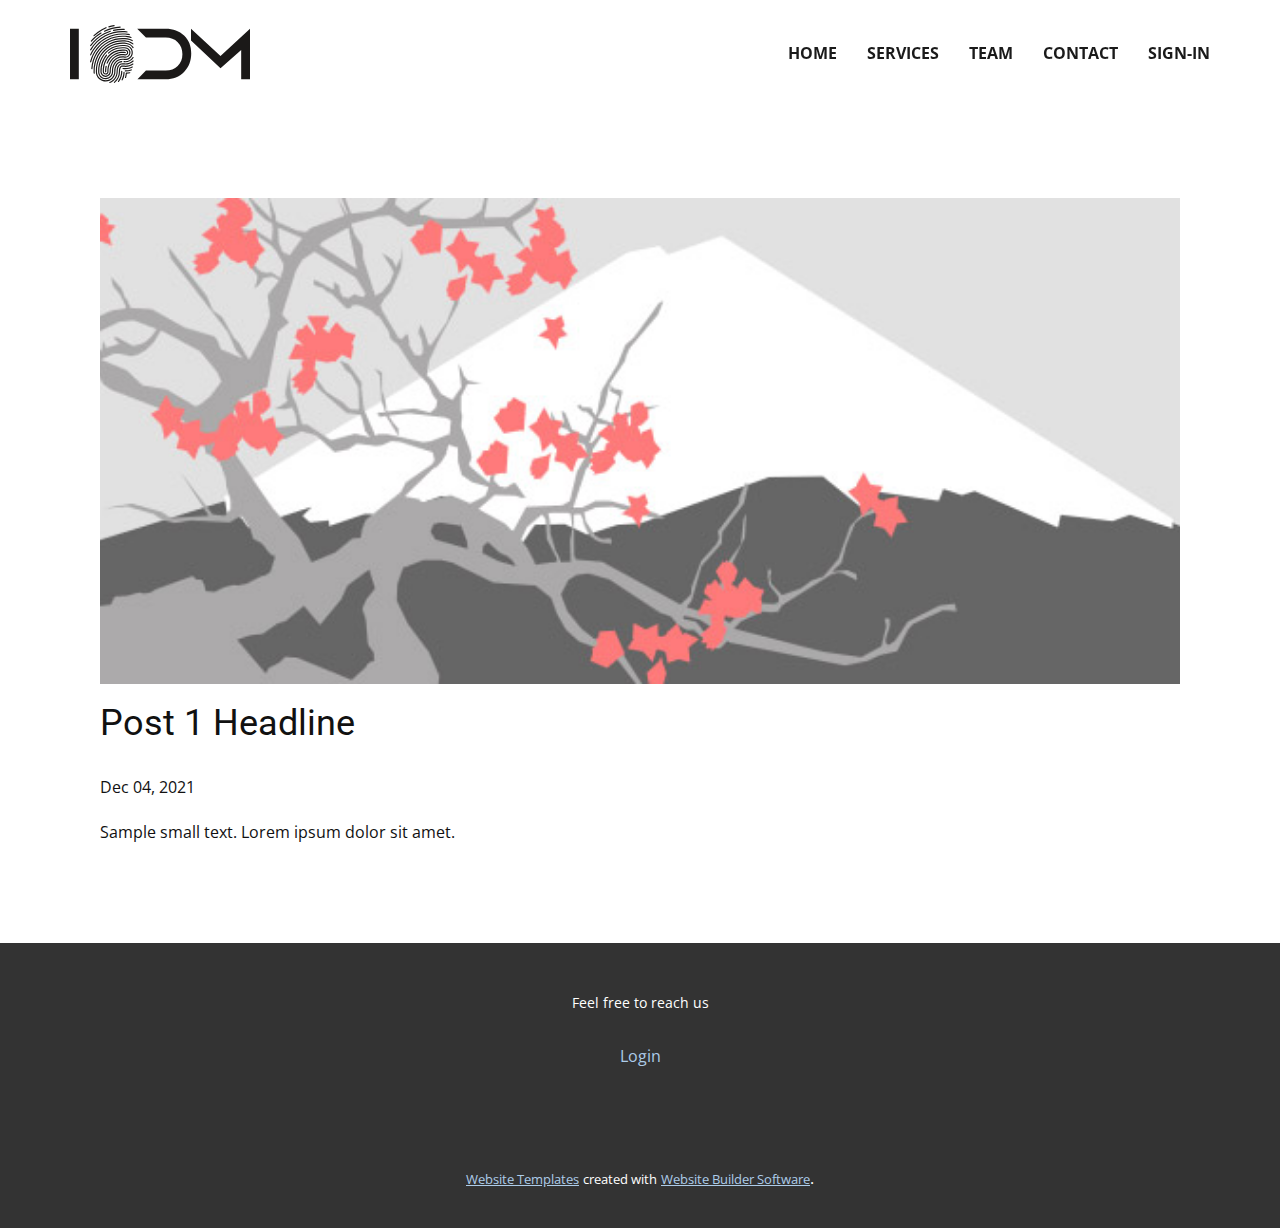
<file: blog/post.html>
<!doctype html>
<html style="font-size: 16px;"><head>
    <meta name="viewport" content="width=device-width, initial-scale=1.0">
    <meta charset="utf-8">
    <meta name="keywords" content="Post 1 Headline">
    <meta name="description" content="">
    <meta name="page_type" content="np-template-header-footer-from-plugin">
    <title>Post 1 Headline</title>
    <link rel="stylesheet" href="../nicepage.css" media="screen">
<link rel="stylesheet" href="../Post-Template.css" media="screen">
    <script class="u-script" type="text/javascript" src="../jquery.js" defer=""></script>
    <script class="u-script" type="text/javascript" src="../nicepage.js" defer=""></script>
    <meta name="generator" content="Nicepage 4.0.3, nicepage.com">
    <link id="u-theme-google-font" rel="stylesheet" href="https://fonts.googleapis.com/css?family=Roboto:100,100i,300,300i,400,400i,500,500i,700,700i,900,900i|Open+Sans:300,300i,400,400i,600,600i,700,700i,800,800i">
    
    
    <script type="application/ld+json">{
		"@context": "http://schema.org",
		"@type": "Organization",
		"name": "",
		"logo": "images/logo.svg"
}</script>
    <meta name="theme-color" content="#478ac9">
  </head>
  <body class="u-body"><header class="u-clearfix u-header u-sticky u-sticky-b8f2 u-header" id="sec-72c2"><div class="u-clearfix u-sheet u-sheet-1">
        <a href="../Home.html" data-page-id="206337733" class="u-image u-logo u-image-1" data-image-width="180" data-image-height="58" title="Home">
          <img src="../images/logo.svg" class="u-logo-image u-logo-image-1">
        </a>
        <nav class="u-menu u-menu-dropdown u-offcanvas u-menu-1">
          <div class="menu-collapse" style="font-size: 1rem; letter-spacing: 0px; font-weight: 700; text-transform: uppercase;">
            <a class="u-button-style u-custom-active-border-color u-custom-border u-custom-border-color u-custom-borders u-custom-hover-border-color u-custom-left-right-menu-spacing u-custom-padding-bottom u-custom-text-color u-custom-text-hover-color u-custom-top-bottom-menu-spacing u-nav-link u-text-active-palette-1-base u-text-hover-palette-2-base" href="#">
              <svg><use xmlns:xlink="http://www.w3.org/1999/xlink" xlink:href="#menu-hamburger"></use></svg>
              <svg version="1.1" xmlns="http://www.w3.org/2000/svg" xmlns:xlink="http://www.w3.org/1999/xlink"><defs><symbol id="menu-hamburger" viewBox="0 0 16 16" style="width: 16px; height: 16px;"><rect y="1" width="16" height="2"></rect><rect y="7" width="16" height="2"></rect><rect y="13" width="16" height="2"></rect>
</symbol>
</defs></svg>
            </a>
          </div>
          <div class="u-custom-menu u-nav-container">
            <ul class="u-nav u-spacing-30 u-unstyled u-nav-1"><li class="u-nav-item"><a class="u-border-2 u-border-active-palette-1-base u-border-hover-palette-1-base u-border-no-left u-border-no-right u-border-no-top u-button-style u-nav-link u-text-active-palette-1-base u-text-grey-90 u-text-hover-grey-90" href="../Home.html" style="padding: 10px 0px;">Home</a>
</li><li class="u-nav-item"><a class="u-border-2 u-border-active-palette-1-base u-border-hover-palette-1-base u-border-no-left u-border-no-right u-border-no-top u-button-style u-nav-link u-text-active-palette-1-base u-text-grey-90 u-text-hover-grey-90" href="../services.html" style="padding: 10px 0px;">Services</a>
</li><li class="u-nav-item"><a class="u-border-2 u-border-active-palette-1-base u-border-hover-palette-1-base u-border-no-left u-border-no-right u-border-no-top u-button-style u-nav-link u-text-active-palette-1-base u-text-grey-90 u-text-hover-grey-90" href="../Team.html" style="padding: 10px 0px;">Team</a>
</li><li class="u-nav-item"><a class="u-border-2 u-border-active-palette-1-base u-border-hover-palette-1-base u-border-no-left u-border-no-right u-border-no-top u-button-style u-nav-link u-text-active-palette-1-base u-text-grey-90 u-text-hover-grey-90" href="../Contact.html" style="padding: 10px 0px;">Contact</a>
</li><li class="u-nav-item"><a class="u-border-2 u-border-active-palette-1-base u-border-hover-palette-1-base u-border-no-left u-border-no-right u-border-no-top u-button-style u-nav-link u-text-active-palette-1-base u-text-grey-90 u-text-hover-grey-90" style="padding: 10px 0px;">Sign-in</a>
</li></ul>
          </div>
          <div class="u-custom-menu u-nav-container-collapse">
            <div class="u-black u-container-style u-inner-container-layout u-opacity u-opacity-95 u-sidenav">
              <div class="u-inner-container-layout u-sidenav-overflow">
                <div class="u-menu-close"></div>
                <ul class="u-align-center u-nav u-popupmenu-items u-unstyled u-nav-2"><li class="u-nav-item"><a class="u-button-style u-nav-link" href="../Home.html" style="padding: 10px 0px;">Home</a>
</li><li class="u-nav-item"><a class="u-button-style u-nav-link" href="../services.html" style="padding: 10px 0px;">Services</a>
</li><li class="u-nav-item"><a class="u-button-style u-nav-link" href="../Team.html" style="padding: 10px 0px;">Team</a>
</li><li class="u-nav-item"><a class="u-button-style u-nav-link" href="../Contact.html" style="padding: 10px 0px;">Contact</a>
</li><li class="u-nav-item"><a class="u-button-style u-nav-link" style="padding: 10px 0px;">Sign-in</a>
</li></ul>
              </div>
            </div>
            <div class="u-black u-menu-overlay u-opacity u-opacity-70"></div>
          </div>
        </nav>
      </div></header>
    <section class="u-align-center u-clearfix u-section-1" id="sec-6502">
      <div class="u-clearfix u-sheet u-valign-middle-md u-valign-middle-sm u-valign-middle-xs u-sheet-1"><!--post_details--><!--post_details_options_json--><!--{"source":""}--><!--/post_details_options_json--><!--blog_post-->
        <div class="u-container-style u-expanded-width u-post-details u-post-details-1">
          <div class="u-container-layout u-valign-middle u-container-layout-1"><!--blog_post_image-->
            <img alt="" class="u-blog-control u-expanded-width u-image u-image-default u-image-1" src="[data-uri]"><!--/blog_post_image--><!--blog_post_header-->
            <h2 class="u-blog-control u-text u-text-1">Post 1 Headline</h2><!--/blog_post_header--><!--blog_post_metadata-->
            <div class="u-blog-control u-metadata u-metadata-1"><!--blog_post_metadata_date-->
              <span class="u-meta-date u-meta-icon">Dec 04, 2021</span><!--/blog_post_metadata_date--><!--blog_post_metadata_category-->
              <!--/blog_post_metadata_category--><!--blog_post_metadata_comments-->
              <!--/blog_post_metadata_comments-->
            </div><!--/blog_post_metadata--><!--blog_post_content-->
            <div class="u-align-justify u-blog-control u-post-content u-text u-text-2 fr-view">
  Sample small text. Lorem ipsum dolor sit amet.
  </div><!--/blog_post_content-->
          </div>
        </div><!--/blog_post--><!--/post_details-->
      </div>
    </section>
    
    
    <footer class="u-align-center u-clearfix u-footer u-grey-80 u-footer" id="sec-9cc8"><div class="u-clearfix u-sheet u-sheet-1">
        <p class="u-small-text u-text u-text-variant u-text-1">Feel free to reach us</p>
        <a class="u-login u-login-1">Login</a>
      </div></footer>
    <section class="u-backlink u-clearfix u-grey-80">
      <a class="u-link" href="https://nicepage.com/website-templates" target="_blank">
        <span>Website Templates</span>
      </a>
      <p class="u-text">
        <span>created with</span>
      </p>
      <a class="u-link" href="" target="_blank">
        <span>Website Builder Software</span>
      </a>. 
    </section>
  
</body></html>
</file>
